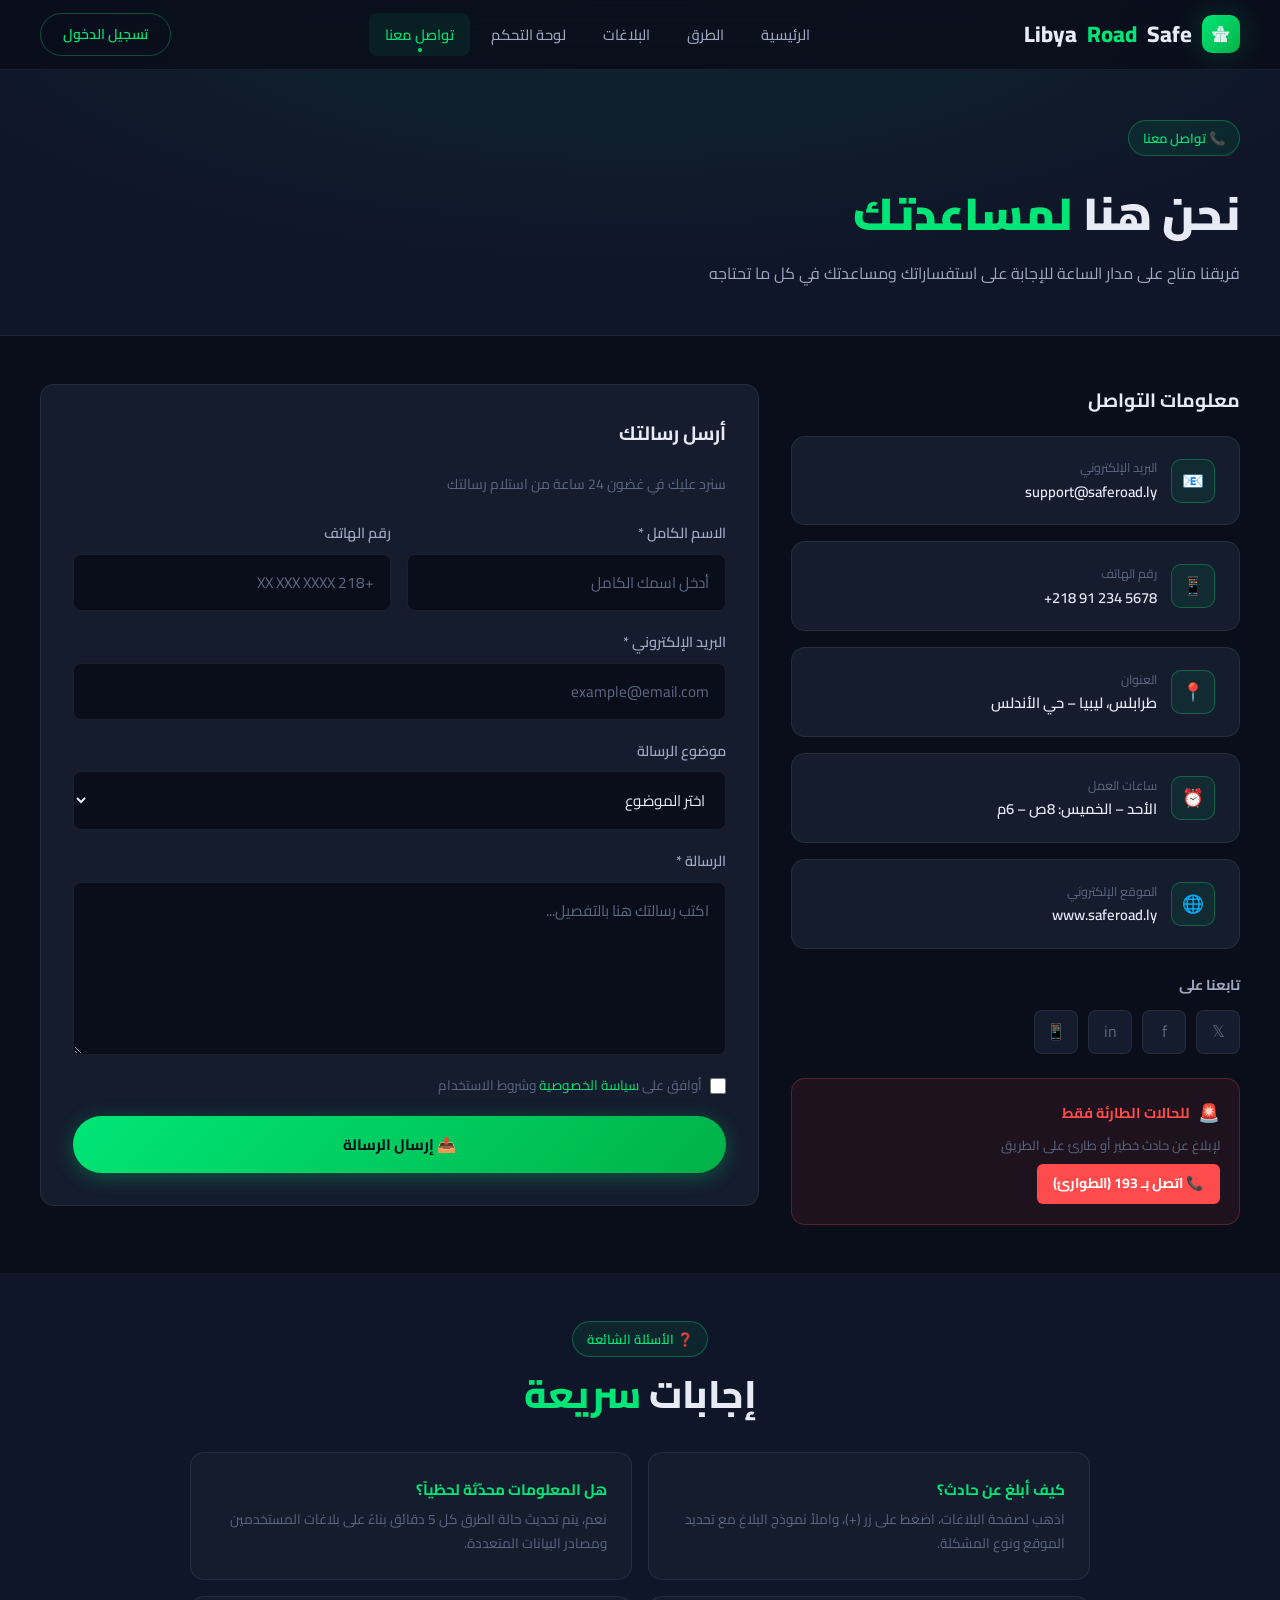
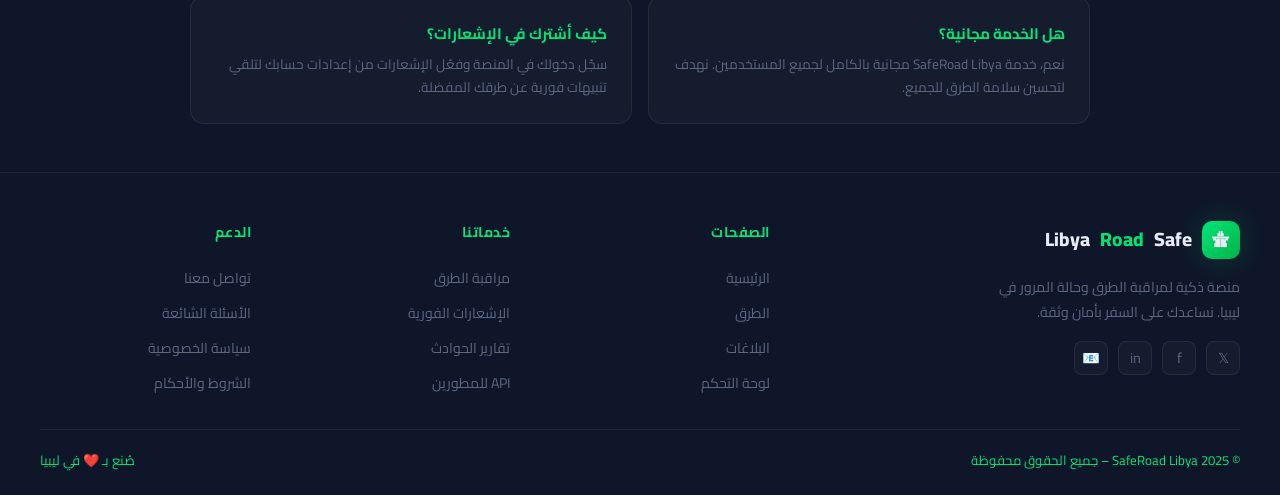
<file: contact.html>
<!DOCTYPE html>
<html lang="ar" dir="rtl">
<head>
  <meta charset="UTF-8" />
  <meta name="viewport" content="width=device-width, initial-scale=1.0" />
  <title>تواصل معنا – SafeRoad Libya</title>
  <style>
/* =============================================
   SafeRoad Libya - style.css
   تصميم احترافي - داكن + أخضر + أبيض
   ============================================= */

/* === الخطوط === */
@import url('https://fonts.googleapis.com/css2?family=Cairo:wght@300;400;500;600;700;800;900&family=Tajawal:wght@300;400;500;700;800&display=swap');

/* === متغيرات الألوان === */
:root {
  --bg-primary:    #0a0e1a;
  --bg-secondary:  #0f1629;
  --bg-card:       #141c2e;
  --bg-card-hover: #1a2540;
  --green-main:    #00e676;
  --green-dark:    #00b248;
  --green-glow:    rgba(0, 230, 118, 0.18);
  --green-subtle:  rgba(0, 230, 118, 0.08);
  --accent-red:    #ff4b4b;
  --accent-yellow: #ffd740;
  --accent-gray:   #9e9e9e;
  --text-primary:  #e8eaf6;
  --text-secondary:#9ea8c2;
  --text-muted:    #5c6882;
  --border:        rgba(255,255,255,0.07);
  --border-green:  rgba(0, 230, 118, 0.3);
  --shadow-card:   0 8px 32px rgba(0,0,0,0.4);
  --shadow-green:  0 0 30px rgba(0, 230, 118, 0.2);
  --radius:        14px;
  --radius-sm:     8px;
  --transition:    all 0.3s cubic-bezier(0.4, 0, 0.2, 1);
}

/* === إعادة تعيين === */
*, *::before, *::after { box-sizing: border-box; margin: 0; padding: 0; }

html {
  scroll-behavior: smooth;
  font-size: 16px;
}

body {
  font-family: 'Cairo', 'Tajawal', sans-serif;
  background: var(--bg-primary);
  color: var(--text-primary);
  direction: rtl;
  text-align: right;
  line-height: 1.7;
  overflow-x: hidden;
  opacity: 0;
  transition: opacity 0.4s ease;
}

a { text-decoration: none; color: inherit; transition: var(--transition); }
ul, ol { list-style: none; }
img { max-width: 100%; display: block; }
button { cursor: pointer; font-family: inherit; border: none; outline: none; }
input, textarea, select { font-family: inherit; direction: rtl; }

/* === شريط التمرير === */
::-webkit-scrollbar { width: 6px; }
::-webkit-scrollbar-track { background: var(--bg-primary); }
::-webkit-scrollbar-thumb { background: var(--green-dark); border-radius: 3px; }

/* =============================================
   NAVBAR
   ============================================= */
.navbar {
  position: fixed;
  top: 0; right: 0; left: 0;
  z-index: 1000;
  display: flex;
  align-items: center;
  justify-content: space-between;
  padding: 0 2.5rem;
  height: 70px;
  background: rgba(10, 14, 26, 0.85);
  backdrop-filter: blur(20px);
  border-bottom: 1px solid var(--border);
  transition: var(--transition);
}

.navbar.scrolled {
  background: rgba(10, 14, 26, 0.98);
  box-shadow: 0 4px 30px rgba(0,0,0,0.5);
}

.nav-logo {
  display: flex;
  align-items: center;
  gap: 10px;
  font-size: 1.4rem;
  font-weight: 800;
  color: var(--text-primary);
}

.nav-logo .logo-icon {
  width: 38px; height: 38px;
  background: linear-gradient(135deg, var(--green-main), var(--green-dark));
  border-radius: 10px;
  display: flex; align-items: center; justify-content: center;
  font-size: 1.1rem;
  box-shadow: var(--shadow-green);
}

.nav-logo span { color: var(--green-main); }

.nav-links {
  display: flex;
  align-items: center;
  gap: 0.3rem;
}

.nav-links a {
  padding: 8px 16px;
  border-radius: var(--radius-sm);
  font-size: 0.92rem;
  font-weight: 500;
  color: var(--text-secondary);
  transition: var(--transition);
  position: relative;
}

.nav-links a:hover,
.nav-links a.active {
  color: var(--green-main);
  background: var(--green-subtle);
}

.nav-links a.active::after {
  content: '';
  position: absolute;
  bottom: 4px; left: 50%; transform: translateX(-50%);
  width: 4px; height: 4px;
  background: var(--green-main);
  border-radius: 50%;
}

.nav-actions {
  display: flex;
  align-items: center;
  gap: 12px;
}

.btn-nav-login {
  padding: 9px 22px;
  border-radius: 50px;
  background: transparent;
  border: 1px solid var(--border-green);
  color: var(--green-main);
  font-size: 0.88rem;
  font-weight: 600;
  transition: var(--transition);
}

.btn-nav-login:hover {
  background: var(--green-subtle);
  box-shadow: var(--shadow-green);
}

/* Mobile Menu Button */
.hamburger {
  display: none;
  flex-direction: column;
  gap: 5px;
  background: none;
  border: none;
  padding: 6px;
  cursor: pointer;
}

.hamburger span {
  width: 24px; height: 2px;
  background: var(--text-primary);
  border-radius: 2px;
  transition: var(--transition);
  display: block;
}

.hamburger.open span:nth-child(1) { transform: translateY(7px) rotate(45deg); }
.hamburger.open span:nth-child(2) { opacity: 0; }
.hamburger.open span:nth-child(3) { transform: translateY(-7px) rotate(-45deg); }

.mobile-menu {
  display: none;
  position: fixed;
  top: 70px; right: 0; left: 0;
  background: var(--bg-secondary);
  border-bottom: 1px solid var(--border);
  padding: 1.5rem;
  z-index: 999;
  flex-direction: column;
  gap: 8px;
  animation: slideDown 0.3s ease;
}

.mobile-menu.open { display: flex; }

.mobile-menu a {
  padding: 12px 16px;
  border-radius: var(--radius-sm);
  font-size: 1rem;
  font-weight: 500;
  color: var(--text-secondary);
  border-bottom: 1px solid var(--border);
  transition: var(--transition);
}

.mobile-menu a:last-child { border-bottom: none; }
.mobile-menu a:hover, .mobile-menu a.active { color: var(--green-main); background: var(--green-subtle); }

@keyframes slideDown {
  from { opacity: 0; transform: translateY(-10px); }
  to   { opacity: 1; transform: translateY(0); }
}

/* =============================================
   BUTTONS
   ============================================= */
.btn-primary {
  display: inline-flex;
  align-items: center;
  gap: 8px;
  padding: 13px 28px;
  background: linear-gradient(135deg, var(--green-main), var(--green-dark));
  color: #0a0e1a;
  border-radius: 50px;
  font-weight: 700;
  font-size: 0.95rem;
  border: none;
  transition: var(--transition);
  box-shadow: 0 4px 20px rgba(0, 230, 118, 0.3);
}

.btn-primary:hover {
  transform: translateY(-2px);
  box-shadow: 0 8px 30px rgba(0, 230, 118, 0.45);
}

.btn-secondary {
  display: inline-flex;
  align-items: center;
  gap: 8px;
  padding: 12px 26px;
  background: transparent;
  color: var(--text-primary);
  border-radius: 50px;
  font-weight: 600;
  font-size: 0.95rem;
  border: 1px solid var(--border);
  transition: var(--transition);
}

.btn-secondary:hover {
  border-color: var(--green-main);
  color: var(--green-main);
  background: var(--green-subtle);
}

.btn-outline-green {
  display: inline-flex;
  align-items: center;
  gap: 8px;
  padding: 10px 22px;
  background: transparent;
  color: var(--green-main);
  border-radius: var(--radius-sm);
  font-weight: 600;
  font-size: 0.88rem;
  border: 1px solid var(--border-green);
  transition: var(--transition);
}

.btn-outline-green:hover {
  background: var(--green-subtle);
  box-shadow: var(--shadow-green);
}

/* =============================================
   CARDS
   ============================================= */
.card {
  background: var(--bg-card);
  border: 1px solid var(--border);
  border-radius: var(--radius);
  padding: 1.5rem;
  transition: var(--transition);
  position: relative;
  overflow: hidden;
}

.card:hover {
  border-color: var(--border-green);
  box-shadow: var(--shadow-card);
  transform: translateY(-3px);
}

.card::before {
  content: '';
  position: absolute;
  top: 0; right: 0; left: 0;
  height: 2px;
  background: linear-gradient(90deg, transparent, var(--green-main), transparent);
  opacity: 0;
  transition: var(--transition);
}

.card:hover::before { opacity: 1; }

/* =============================================
   BADGES / STATUS
   ============================================= */
.badge {
  display: inline-flex;
  align-items: center;
  gap: 5px;
  padding: 4px 12px;
  border-radius: 50px;
  font-size: 0.78rem;
  font-weight: 600;
}

.badge-safe    { background: rgba(0,230,118,0.15); color: var(--green-main); }
.badge-danger  { background: rgba(255,75,75,0.15);  color: var(--accent-red); }
.badge-warning { background: rgba(255,215,64,0.15); color: var(--accent-yellow); }
.badge-closed  { background: rgba(158,158,158,0.15);color: var(--accent-gray); }

.status-dot {
  width: 7px; height: 7px;
  border-radius: 50%;
  display: inline-block;
}
.status-dot.safe    { background: var(--green-main); box-shadow: 0 0 6px var(--green-main); animation: pulse-green 2s infinite; }
.status-dot.danger  { background: var(--accent-red); box-shadow: 0 0 6px var(--accent-red); animation: pulse-red 2s infinite; }
.status-dot.warning { background: var(--accent-yellow); }
.status-dot.closed  { background: var(--accent-gray); }

@keyframes pulse-green {
  0%, 100% { box-shadow: 0 0 6px var(--green-main); }
  50%       { box-shadow: 0 0 14px var(--green-main); }
}
@keyframes pulse-red {
  0%, 100% { box-shadow: 0 0 6px var(--accent-red); }
  50%       { box-shadow: 0 0 14px var(--accent-red); }
}

/* =============================================
   SECTION TITLES
   ============================================= */
.section-label {
  display: inline-flex;
  align-items: center;
  gap: 8px;
  padding: 6px 14px;
  background: var(--green-subtle);
  border: 1px solid var(--border-green);
  border-radius: 50px;
  color: var(--green-main);
  font-size: 0.82rem;
  font-weight: 600;
  margin-bottom: 1.2rem;
}

.section-title {
  font-size: clamp(1.6rem, 3vw, 2.4rem);
  font-weight: 800;
  color: var(--text-primary);
  line-height: 1.3;
  margin-bottom: 0.8rem;
}

.section-title span { color: var(--green-main); }

.section-desc {
  color: var(--text-secondary);
  font-size: 1rem;
  max-width: 560px;
  margin-bottom: 2.5rem;
}

/* =============================================
   FORMS & INPUTS
   ============================================= */
.form-group {
  display: flex;
  flex-direction: column;
  gap: 8px;
  margin-bottom: 1.2rem;
}

.form-group label {
  font-size: 0.9rem;
  font-weight: 600;
  color: var(--text-secondary);
}

.form-control {
  padding: 13px 16px;
  background: var(--bg-primary);
  border: 1px solid var(--border);
  border-radius: var(--radius-sm);
  color: var(--text-primary);
  font-size: 0.95rem;
  transition: var(--transition);
  width: 100%;
}

.form-control:focus {
  border-color: var(--green-main);
  outline: none;
  box-shadow: 0 0 0 3px var(--green-glow);
}

.form-control::placeholder { color: var(--text-muted); }

select.form-control option { background: var(--bg-secondary); }

/* =============================================
   FOOTER
   ============================================= */
.footer {
  background: var(--bg-secondary);
  border-top: 1px solid var(--border);
  padding: 3rem 2.5rem 1.5rem;
}

.footer-grid {
  display: grid;
  grid-template-columns: 2fr 1fr 1fr 1fr;
  gap: 3rem;
  margin-bottom: 2rem;
}

.footer-brand .nav-logo { margin-bottom: 1rem; font-size: 1.2rem; }
.footer-brand p { color: var(--text-muted); font-size: 0.88rem; line-height: 1.8; max-width: 260px; }

.footer-col h4 {
  font-size: 0.88rem;
  font-weight: 700;
  color: var(--green-main);
  margin-bottom: 1.2rem;
  text-transform: uppercase;
  letter-spacing: 0.5px;
}

.footer-col ul { display: flex; flex-direction: column; gap: 8px; }
.footer-col ul a { color: var(--text-muted); font-size: 0.88rem; transition: var(--transition); }
.footer-col ul a:hover { color: var(--green-main); padding-right: 6px; }

.footer-bottom {
  border-top: 1px solid var(--border);
  padding-top: 1.2rem;
  display: flex;
  align-items: center;
  justify-content: space-between;
  color: var(--text-muted);
  font-size: 0.82rem;
}

.footer-bottom span { color: var(--green-main); }

.social-links { display: flex; gap: 10px; }
.social-link {
  width: 34px; height: 34px;
  border-radius: 8px;
  background: var(--bg-card);
  border: 1px solid var(--border);
  display: flex; align-items: center; justify-content: center;
  color: var(--text-muted);
  font-size: 0.9rem;
  transition: var(--transition);
}
.social-link:hover { border-color: var(--green-main); color: var(--green-main); }

/* =============================================
   HERO - index.html
   ============================================= */
.hero {
  min-height: 100vh;
  display: flex;
  align-items: center;
  position: relative;
  padding: 100px 2.5rem 4rem;
  overflow: hidden;
}

.hero-bg {
  position: absolute;
  inset: 0;
  background:
    radial-gradient(ellipse 80% 50% at 50% -10%, rgba(0,230,118,0.12), transparent),
    radial-gradient(ellipse 60% 60% at 80% 100%, rgba(0,178,72,0.08), transparent),
    linear-gradient(180deg, var(--bg-primary) 0%, var(--bg-secondary) 100%);
}

.hero-grid-lines {
  position: absolute;
  inset: 0;
  background-image:
    linear-gradient(rgba(255,255,255,0.025) 1px, transparent 1px),
    linear-gradient(90deg, rgba(255,255,255,0.025) 1px, transparent 1px);
  background-size: 50px 50px;
}

.hero-content {
  position: relative;
  z-index: 2;
  max-width: 680px;
}

.hero-badge {
  display: inline-flex;
  align-items: center;
  gap: 8px;
  padding: 7px 16px;
  background: var(--green-subtle);
  border: 1px solid var(--border-green);
  border-radius: 50px;
  color: var(--green-main);
  font-size: 0.83rem;
  font-weight: 600;
  margin-bottom: 1.5rem;
  animation: fadeInDown 0.6s ease both;
}

.hero-badge .dot { width: 6px; height: 6px; background: var(--green-main); border-radius: 50%; animation: pulse-green 1.5s infinite; }

.hero h1 {
  font-size: clamp(2.2rem, 5vw, 3.8rem);
  font-weight: 900;
  line-height: 1.2;
  margin-bottom: 1.2rem;
  animation: fadeInUp 0.7s ease 0.1s both;
}

.hero h1 .highlight {
  background: linear-gradient(135deg, var(--green-main), #69f0ae);
  -webkit-background-clip: text;
  -webkit-text-fill-color: transparent;
  background-clip: text;
}

.hero p {
  font-size: 1.1rem;
  color: var(--text-secondary);
  margin-bottom: 2rem;
  animation: fadeInUp 0.7s ease 0.2s both;
  max-width: 540px;
}

.hero-actions {
  display: flex;
  gap: 14px;
  flex-wrap: wrap;
  animation: fadeInUp 0.7s ease 0.3s both;
  margin-bottom: 2.5rem;
}

.hero-stats {
  display: flex;
  gap: 2rem;
  animation: fadeInUp 0.7s ease 0.4s both;
}

.hero-stat .num {
  font-size: 1.8rem;
  font-weight: 800;
  color: var(--green-main);
  line-height: 1;
}

.hero-stat .lbl {
  font-size: 0.8rem;
  color: var(--text-muted);
  margin-top: 3px;
}

/* Floating cards */
.hero-visual {
  position: absolute;
  left: 4%;
  top: 50%;
  transform: translateY(-50%);
  display: flex;
  flex-direction: column;
  gap: 14px;
  z-index: 2;
  animation: fadeInLeft 0.8s ease 0.5s both;
}

.float-card {
  background: var(--bg-card);
  border: 1px solid var(--border);
  border-radius: var(--radius);
  padding: 1rem 1.2rem;
  min-width: 200px;
  display: flex;
  align-items: center;
  gap: 12px;
  animation: float 4s ease-in-out infinite;
  backdrop-filter: blur(10px);
}

.float-card:nth-child(2) { animation-delay: 1s; margin-right: 20px; }
.float-card:nth-child(3) { animation-delay: 2s; }

.float-card .icon {
  width: 40px; height: 40px;
  border-radius: 10px;
  display: flex; align-items: center; justify-content: center;
  font-size: 1.1rem;
  flex-shrink: 0;
}

.float-card .info { flex: 1; }
.float-card .info .title { font-size: 0.8rem; color: var(--text-muted); }
.float-card .info .value { font-size: 1rem; font-weight: 700; }

@keyframes float {
  0%, 100% { transform: translateY(0); }
  50%       { transform: translateY(-8px); }
}

/* =============================================
   SEARCH SECTION - index.html
   ============================================= */
.search-section {
  padding: 0 2.5rem 4rem;
  position: relative;
  z-index: 2;
}

.search-box {
  background: var(--bg-card);
  border: 1px solid var(--border);
  border-radius: var(--radius);
  padding: 2rem;
  max-width: 800px;
  margin: 0 auto;
  box-shadow: var(--shadow-card);
  position: relative;
  top: -30px;
}

.search-box h3 {
  font-size: 1.1rem;
  font-weight: 700;
  margin-bottom: 1.2rem;
  color: var(--text-primary);
}

.search-row {
  display: grid;
  grid-template-columns: 1fr 1fr auto;
  gap: 12px;
  align-items: end;
}

.search-row .btn-primary { white-space: nowrap; height: 48px; }

/* =============================================
   STATUS CARDS SECTION
   ============================================= */
.status-section {
  padding: 3rem 2.5rem;
  background: var(--bg-secondary);
}

.status-grid {
  display: grid;
  grid-template-columns: repeat(4, 1fr);
  gap: 1.2rem;
  margin-top: 2rem;
}

.status-card {
  background: var(--bg-card);
  border: 1px solid var(--border);
  border-radius: var(--radius);
  padding: 1.5rem;
  transition: var(--transition);
  cursor: pointer;
  position: relative;
  overflow: hidden;
}

.status-card::after {
  content: '';
  position: absolute;
  bottom: 0; right: 0; left: 0;
  height: 3px;
  border-radius: 0 0 var(--radius) var(--radius);
  transition: var(--transition);
}

.status-card.safe::after   { background: var(--green-main); }
.status-card.danger::after { background: var(--accent-red); }
.status-card.warn::after   { background: var(--accent-yellow); }
.status-card.closed::after { background: var(--accent-gray); }

.status-card:hover { transform: translateY(-4px); border-color: rgba(255,255,255,0.15); }

.status-card .sc-icon {
  width: 50px; height: 50px;
  border-radius: 12px;
  display: flex; align-items: center; justify-content: center;
  font-size: 1.3rem;
  margin-bottom: 1rem;
}

.status-card.safe   .sc-icon { background: rgba(0,230,118,0.1);  color: var(--green-main); }
.status-card.danger .sc-icon { background: rgba(255,75,75,0.1);  color: var(--accent-red); }
.status-card.warn   .sc-icon { background: rgba(255,215,64,0.1); color: var(--accent-yellow); }
.status-card.closed .sc-icon { background: rgba(158,158,158,0.1);color: var(--accent-gray); }

.status-card .sc-num {
  font-size: 2.4rem;
  font-weight: 900;
  line-height: 1;
  margin-bottom: 4px;
}

.status-card.safe   .sc-num { color: var(--green-main); }
.status-card.danger .sc-num { color: var(--accent-red); }
.status-card.warn   .sc-num { color: var(--accent-yellow); }
.status-card.closed .sc-num { color: var(--accent-gray); }

.status-card .sc-label { font-size: 0.9rem; color: var(--text-secondary); font-weight: 500; }
.status-card .sc-sub   { font-size: 0.78rem; color: var(--text-muted); margin-top: 6px; }

/* =============================================
   FEATURED ROADS - index.html
   ============================================= */
.roads-section { padding: 4rem 2.5rem; }

.roads-list { display: flex; flex-direction: column; gap: 1rem; }

.road-item {
  background: var(--bg-card);
  border: 1px solid var(--border);
  border-radius: var(--radius);
  padding: 1.2rem 1.5rem;
  display: flex;
  align-items: center;
  gap: 1.2rem;
  transition: var(--transition);
}

.road-item:hover { border-color: var(--border-green); transform: translateX(-4px); }

.road-item .road-num {
  width: 42px; height: 42px;
  background: var(--bg-primary);
  border: 1px solid var(--border);
  border-radius: 10px;
  display: flex; align-items: center; justify-content: center;
  font-size: 0.8rem;
  font-weight: 700;
  color: var(--text-muted);
  flex-shrink: 0;
}

.road-item .road-info { flex: 1; }
.road-item .road-name { font-weight: 700; font-size: 1rem; color: var(--text-primary); }
.road-item .road-cities { font-size: 0.83rem; color: var(--text-muted); margin-top: 2px; }

.road-item .road-meta {
  display: flex;
  align-items: center;
  gap: 1rem;
  flex-shrink: 0;
}

.road-item .road-dist { font-size: 0.85rem; color: var(--text-secondary); }
.road-item .road-time { font-size: 0.85rem; color: var(--text-muted); }

/* =============================================
   STATISTICS - index.html
   ============================================= */
.stats-section {
  padding: 4rem 2.5rem;
  background: var(--bg-secondary);
}

.stats-grid {
  display: grid;
  grid-template-columns: repeat(4, 1fr);
  gap: 2rem;
  text-align: center;
}

.stat-item { padding: 1.5rem; }
.stat-item .num {
  font-size: clamp(2rem, 4vw, 3rem);
  font-weight: 900;
  color: var(--green-main);
  line-height: 1;
  display: block;
}
.stat-item .unit { font-size: 1.2rem; }
.stat-item .label { color: var(--text-secondary); font-size: 0.9rem; margin-top: 6px; }
.stat-divider {
  width: 1px;
  background: var(--border);
  margin: 1rem 0;
  height: auto;
}

/* =============================================
   ROADS PAGE - roads.html
   ============================================= */
.page-header {
  padding: 120px 2.5rem 3rem;
  background: var(--bg-secondary);
  border-bottom: 1px solid var(--border);
  position: relative;
  overflow: hidden;
}

.page-header::before {
  content: '';
  position: absolute;
  top: 0; right: 0; left: 0;
  height: 100%;
  background: radial-gradient(ellipse 60% 80% at 50% 0%, rgba(0,230,118,0.07), transparent);
}

.page-header-content { position: relative; z-index: 1; }
.page-header h1 { font-size: clamp(1.8rem, 3.5vw, 2.8rem); font-weight: 900; margin-bottom: 0.5rem; }
.page-header p  { color: var(--text-secondary); }

/* Map */
.map-container {
  background: var(--bg-card);
  border: 1px solid var(--border);
  border-radius: var(--radius);
  overflow: hidden;
  height: 420px;
  position: relative;
}

.map-placeholder {
  width: 100%; height: 100%;
  display: flex;
  flex-direction: column;
  align-items: center;
  justify-content: center;
  background: linear-gradient(135deg, #0d1520, #0a1a12);
  position: relative;
  overflow: hidden;
}

/* SVG Road Map */
.map-svg { width: 100%; height: 100%; }

.map-legend {
  position: absolute;
  bottom: 14px;
  right: 14px;
  background: rgba(10,14,26,0.88);
  border: 1px solid var(--border);
  border-radius: var(--radius-sm);
  padding: 10px 14px;
  display: flex;
  gap: 14px;
  backdrop-filter: blur(10px);
}

.legend-item {
  display: flex;
  align-items: center;
  gap: 6px;
  font-size: 0.78rem;
  color: var(--text-secondary);
}

.legend-line {
  width: 20px; height: 3px;
  border-radius: 2px;
}

.roads-page-layout {
  display: grid;
  grid-template-columns: 1fr 1.5fr;
  gap: 1.5rem;
  padding: 2rem 2.5rem;
  align-items: start;
}

.search-panel { display: flex; flex-direction: column; gap: 1rem; }

.route-result-card {
  background: var(--bg-card);
  border: 1px solid var(--border);
  border-radius: var(--radius);
  padding: 1.2rem 1.5rem;
  transition: var(--transition);
}

.route-result-card:hover { border-color: var(--border-green); }

.route-result-header {
  display: flex;
  align-items: center;
  justify-content: space-between;
  margin-bottom: 10px;
}

.route-cities {
  font-weight: 700;
  font-size: 1.05rem;
  display: flex;
  align-items: center;
  gap: 8px;
}

.route-cities .arrow { color: var(--text-muted); font-size: 0.85rem; }

.route-meta {
  display: flex;
  gap: 1.2rem;
  margin-top: 10px;
  padding-top: 10px;
  border-top: 1px solid var(--border);
}

.route-meta-item { display: flex; flex-direction: column; }
.route-meta-item .rm-label { font-size: 0.75rem; color: var(--text-muted); }
.route-meta-item .rm-value { font-size: 0.9rem; font-weight: 600; color: var(--text-primary); }

/* =============================================
   REPORTS PAGE - reports.html
   ============================================= */
.reports-layout {
  display: grid;
  grid-template-columns: 1fr 2fr;
  gap: 1.5rem;
  padding: 2rem 2.5rem;
  align-items: start;
}

.filter-panel { display: flex; flex-direction: column; gap: 0.7rem; }

.filter-btn {
  display: flex;
  align-items: center;
  gap: 10px;
  padding: 12px 16px;
  border-radius: var(--radius-sm);
  background: var(--bg-card);
  border: 1px solid var(--border);
  color: var(--text-secondary);
  font-size: 0.9rem;
  font-weight: 500;
  width: 100%;
  text-align: right;
  transition: var(--transition);
  cursor: pointer;
}

.filter-btn:hover, .filter-btn.active {
  border-color: var(--green-main);
  color: var(--green-main);
  background: var(--green-subtle);
}

.filter-btn .count {
  margin-right: auto;
  background: var(--bg-primary);
  padding: 2px 8px;
  border-radius: 50px;
  font-size: 0.75rem;
  color: var(--text-muted);
}

.report-card {
  background: var(--bg-card);
  border: 1px solid var(--border);
  border-radius: var(--radius);
  padding: 1.2rem 1.5rem;
  transition: var(--transition);
  display: flex;
  gap: 14px;
}

.report-card:hover { border-color: var(--border-green); transform: translateX(-4px); }

.report-card .report-icon {
  width: 44px; height: 44px;
  border-radius: 10px;
  display: flex; align-items: center; justify-content: center;
  font-size: 1.1rem;
  flex-shrink: 0;
}

.report-card.danger  .report-icon { background: rgba(255,75,75,0.1);  color: var(--accent-red); }
.report-card.warning .report-icon { background: rgba(255,215,64,0.1); color: var(--accent-yellow); }
.report-card.closed  .report-icon { background: rgba(158,158,158,0.1);color: var(--accent-gray); }
.report-card.safe    .report-icon { background: rgba(0,230,118,0.1);  color: var(--green-main); }

.report-card .report-body { flex: 1; }
.report-card .report-title { font-weight: 700; font-size: 0.98rem; margin-bottom: 4px; }
.report-card .report-location { font-size: 0.83rem; color: var(--text-muted); margin-bottom: 6px; display: flex; align-items: center; gap: 4px; }
.report-card .report-desc { font-size: 0.85rem; color: var(--text-secondary); line-height: 1.6; }
.report-card .report-footer { display: flex; align-items: center; justify-content: space-between; margin-top: 8px; padding-top: 8px; border-top: 1px solid var(--border); }
.report-card .report-time { font-size: 0.78rem; color: var(--text-muted); display: flex; align-items: center; gap: 4px; }
.report-card .report-votes { font-size: 0.78rem; color: var(--text-secondary); display: flex; align-items: center; gap: 4px; }

/* Add Report Button */
.fab {
  position: fixed;
  bottom: 2rem;
  left: 2rem;
  width: 56px; height: 56px;
  border-radius: 50%;
  background: linear-gradient(135deg, var(--green-main), var(--green-dark));
  color: #0a0e1a;
  display: flex; align-items: center; justify-content: center;
  font-size: 1.4rem;
  font-weight: 700;
  box-shadow: 0 6px 24px rgba(0,230,118,0.4);
  border: none;
  cursor: pointer;
  transition: var(--transition);
  z-index: 100;
}

.fab:hover { transform: scale(1.1) rotate(45deg); box-shadow: 0 8px 32px rgba(0,230,118,0.6); }

/* Modal */
.modal-overlay {
  display: none;
  position: fixed;
  inset: 0;
  background: rgba(0,0,0,0.75);
  z-index: 2000;
  align-items: center;
  justify-content: center;
  backdrop-filter: blur(4px);
}

.modal-overlay.open { display: flex; }

.modal {
  background: var(--bg-card);
  border: 1px solid var(--border);
  border-radius: var(--radius);
  padding: 2rem;
  width: 90%;
  max-width: 500px;
  animation: scaleIn 0.3s ease;
}

@keyframes scaleIn {
  from { opacity: 0; transform: scale(0.9); }
  to   { opacity: 1; transform: scale(1); }
}

.modal-header { display: flex; align-items: center; justify-content: space-between; margin-bottom: 1.5rem; }
.modal-header h3 { font-size: 1.1rem; font-weight: 700; }

.modal-close {
  width: 32px; height: 32px;
  border-radius: 8px;
  background: var(--bg-primary);
  border: 1px solid var(--border);
  color: var(--text-muted);
  display: flex; align-items: center; justify-content: center;
  cursor: pointer;
  transition: var(--transition);
  font-size: 1rem;
}

.modal-close:hover { border-color: var(--accent-red); color: var(--accent-red); }

/* =============================================
   DASHBOARD - dashboard.html
   ============================================= */
.dashboard-grid {
  display: grid;
  grid-template-columns: repeat(4, 1fr);
  gap: 1.2rem;
  padding: 2rem 2.5rem 1.5rem;
}

.dash-card {
  background: var(--bg-card);
  border: 1px solid var(--border);
  border-radius: var(--radius);
  padding: 1.4rem;
  position: relative;
  overflow: hidden;
  transition: var(--transition);
}

.dash-card:hover { transform: translateY(-3px); box-shadow: var(--shadow-card); }

.dash-card .dc-icon {
  width: 48px; height: 48px;
  border-radius: 12px;
  display: flex; align-items: center; justify-content: center;
  font-size: 1.2rem;
  margin-bottom: 1rem;
}

.dash-card.green  .dc-icon { background: rgba(0,230,118,0.1);  color: var(--green-main); }
.dash-card.red    .dc-icon { background: rgba(255,75,75,0.1);  color: var(--accent-red); }
.dash-card.yellow .dc-icon { background: rgba(255,215,64,0.1); color: var(--accent-yellow); }
.dash-card.gray   .dc-icon { background: rgba(158,158,158,0.1);color: var(--accent-gray); }

.dash-card .dc-num {
  font-size: 2.2rem;
  font-weight: 900;
  line-height: 1;
  margin-bottom: 4px;
}

.dash-card.green  .dc-num { color: var(--green-main); }
.dash-card.red    .dc-num { color: var(--accent-red); }
.dash-card.yellow .dc-num { color: var(--accent-yellow); }
.dash-card.gray   .dc-num { color: var(--accent-gray); }

.dash-card .dc-label { font-size: 0.9rem; color: var(--text-secondary); }
.dash-card .dc-change { font-size: 0.78rem; color: var(--text-muted); margin-top: 8px; }
.dash-card .dc-change.up   { color: var(--green-main); }
.dash-card .dc-change.down { color: var(--accent-red); }

/* Progress bar */
.progress-bar {
  height: 4px;
  background: var(--bg-primary);
  border-radius: 2px;
  margin-top: 10px;
  overflow: hidden;
}

.progress-fill {
  height: 100%;
  border-radius: 2px;
  transition: width 1s ease;
}

.dash-card.green  .progress-fill { background: var(--green-main); }
.dash-card.red    .progress-fill { background: var(--accent-red); }
.dash-card.yellow .progress-fill { background: var(--accent-yellow); }
.dash-card.gray   .progress-fill { background: var(--accent-gray); }

/* Tips Section */
.tips-grid {
  display: grid;
  grid-template-columns: repeat(3, 1fr);
  gap: 1.2rem;
  padding: 0 2.5rem 3rem;
}

.tip-card {
  background: var(--bg-card);
  border: 1px solid var(--border);
  border-radius: var(--radius);
  padding: 1.4rem;
  transition: var(--transition);
}

.tip-card:hover { border-color: var(--border-green); transform: translateY(-3px); }

.tip-card .tip-num {
  font-size: 2.5rem;
  font-weight: 900;
  color: var(--green-subtle);
  color: rgba(0,230,118,0.12);
  line-height: 1;
  margin-bottom: 0.5rem;
}

.tip-card h4 { font-size: 0.98rem; font-weight: 700; margin-bottom: 6px; }
.tip-card p  { font-size: 0.85rem; color: var(--text-muted); line-height: 1.7; }

/* =============================================
   CONTACT PAGE - contact.html
   ============================================= */
.contact-layout {
  display: grid;
  grid-template-columns: 1fr 1.6fr;
  gap: 2rem;
  padding: 3rem 2.5rem;
  align-items: start;
}

.contact-info { display: flex; flex-direction: column; gap: 1rem; }

.contact-card {
  background: var(--bg-card);
  border: 1px solid var(--border);
  border-radius: var(--radius);
  padding: 1.3rem 1.5rem;
  display: flex;
  align-items: center;
  gap: 14px;
  transition: var(--transition);
}

.contact-card:hover { border-color: var(--border-green); }

.contact-card .cc-icon {
  width: 44px; height: 44px;
  border-radius: 10px;
  background: var(--green-subtle);
  border: 1px solid var(--border-green);
  display: flex; align-items: center; justify-content: center;
  font-size: 1.1rem;
  color: var(--green-main);
  flex-shrink: 0;
}

.contact-card .cc-info { flex: 1; }
.contact-card .cc-label { font-size: 0.78rem; color: var(--text-muted); }
.contact-card .cc-value { font-size: 0.92rem; font-weight: 600; }

.contact-form-wrap {
  background: var(--bg-card);
  border: 1px solid var(--border);
  border-radius: var(--radius);
  padding: 2rem;
}

.contact-form-wrap h3 { font-size: 1.2rem; font-weight: 700; margin-bottom: 1.5rem; }

textarea.form-control { resize: vertical; min-height: 120px; }

/* =============================================
   LOGIN PAGE - login.html
   ============================================= */
.login-page {
  min-height: 100vh;
  display: flex;
  align-items: center;
  justify-content: center;
  padding: 2rem;
  background: var(--bg-primary);
  position: relative;
  overflow: hidden;
}

.login-page::before {
  content: '';
  position: absolute;
  inset: 0;
  background:
    radial-gradient(ellipse 70% 70% at 20% 80%, rgba(0,230,118,0.08), transparent),
    radial-gradient(ellipse 50% 50% at 80% 20%, rgba(0,178,72,0.06), transparent);
}

.login-grid-lines {
  position: absolute;
  inset: 0;
  background-image:
    linear-gradient(rgba(255,255,255,0.02) 1px, transparent 1px),
    linear-gradient(90deg, rgba(255,255,255,0.02) 1px, transparent 1px);
  background-size: 60px 60px;
}

.login-card {
  position: relative;
  z-index: 2;
  background: rgba(20, 28, 46, 0.7);
  border: 1px solid rgba(255,255,255,0.08);
  border-radius: 20px;
  padding: 2.5rem;
  width: 100%;
  max-width: 420px;
  backdrop-filter: blur(20px);
  box-shadow: 0 20px 60px rgba(0,0,0,0.5);
  animation: scaleIn 0.4s ease;
}

.login-logo {
  text-align: center;
  margin-bottom: 2rem;
}

.login-logo .logo-circle {
  width: 64px; height: 64px;
  background: linear-gradient(135deg, var(--green-main), var(--green-dark));
  border-radius: 16px;
  display: flex; align-items: center; justify-content: center;
  font-size: 1.8rem;
  margin: 0 auto 1rem;
  box-shadow: 0 8px 24px rgba(0,230,118,0.35);
}

.login-logo h2 { font-size: 1.4rem; font-weight: 800; }
.login-logo p  { color: var(--text-muted); font-size: 0.85rem; }

.login-divider {
  text-align: center;
  position: relative;
  margin: 1rem 0;
  color: var(--text-muted);
  font-size: 0.8rem;
}

.login-divider::before, .login-divider::after {
  content: '';
  position: absolute;
  top: 50%;
  width: 42%;
  height: 1px;
  background: var(--border);
}

.login-divider::before { right: 0; }
.login-divider::after  { left: 0; }

.remember-row {
  display: flex;
  align-items: center;
  justify-content: space-between;
  margin-bottom: 1.2rem;
}

.checkbox-label {
  display: flex;
  align-items: center;
  gap: 8px;
  font-size: 0.88rem;
  color: var(--text-secondary);
  cursor: pointer;
}

.checkbox-label input[type="checkbox"] { accent-color: var(--green-main); width: 16px; height: 16px; }

.login-footer {
  text-align: center;
  margin-top: 1.5rem;
  font-size: 0.88rem;
  color: var(--text-muted);
}

.login-footer a { color: var(--green-main); font-weight: 600; }
.login-footer a:hover { text-decoration: underline; }

/* Password toggle */
.input-group { position: relative; }
.input-group .form-control { padding-left: 42px; }
.input-toggle {
  position: absolute;
  left: 12px;
  top: 50%;
  transform: translateY(-50%);
  background: none;
  border: none;
  color: var(--text-muted);
  font-size: 1rem;
  cursor: pointer;
  transition: var(--transition);
}
.input-toggle:hover { color: var(--green-main); }

/* =============================================
   ANIMATIONS
   ============================================= */
@keyframes fadeInDown {
  from { opacity: 0; transform: translateY(-20px); }
  to   { opacity: 1; transform: translateY(0); }
}

@keyframes fadeInUp {
  from { opacity: 0; transform: translateY(24px); }
  to   { opacity: 1; transform: translateY(0); }
}

@keyframes fadeInLeft {
  from { opacity: 0; transform: translateX(30px); }
  to   { opacity: 1; transform: translateX(0); }
}

@keyframes fadeIn {
  from { opacity: 0; }
  to   { opacity: 1; }
}

.animate-in {
  opacity: 0;
  transform: translateY(20px);
  transition: opacity 0.6s ease, transform 0.6s ease;
}

.animate-in.visible {
  opacity: 1;
  transform: none;
}

/* =============================================
   UTILITY
   ============================================= */
.container { max-width: 1280px; margin: 0 auto; padding: 0 2.5rem; }
.section { padding: 4rem 2.5rem; }
.text-center { text-align: center; }
.text-muted  { color: var(--text-muted); }
.text-green  { color: var(--green-main); }
.mt-1 { margin-top: 0.5rem; }
.mt-2 { margin-top: 1rem; }
.mt-3 { margin-top: 1.5rem; }
.mb-1 { margin-bottom: 0.5rem; }
.mb-2 { margin-bottom: 1rem; }
.mb-3 { margin-bottom: 1.5rem; }

.divider { height: 1px; background: var(--border); margin: 0; }

.flex { display: flex; }
.flex-col { flex-direction: column; }
.items-center { align-items: center; }
.justify-between { justify-content: space-between; }
.gap-1 { gap: 0.5rem; }
.gap-2 { gap: 1rem; }
.gap-3 { gap: 1.5rem; }

.reports-list { display: flex; flex-direction: column; gap: 1rem; }

/* =============================================
   RESPONSIVE
   ============================================= */
@media (max-width: 1024px) {
  .status-grid  { grid-template-columns: repeat(2, 1fr); }
  .stats-grid   { grid-template-columns: repeat(2, 1fr); }
  .dashboard-grid { grid-template-columns: repeat(2, 1fr); }
  .footer-grid  { grid-template-columns: 1fr 1fr; gap: 2rem; }
  .roads-page-layout { grid-template-columns: 1fr; }
  .reports-layout { grid-template-columns: 1fr; }
  .contact-layout { grid-template-columns: 1fr; }
  .tips-grid { grid-template-columns: repeat(2, 1fr); }
  .hero-visual { display: none; }
}

@media (max-width: 768px) {
  .navbar { padding: 0 1.2rem; }
  .nav-links, .nav-actions .btn-nav-login { display: none; }
  .hamburger { display: flex; }

  .hero { padding: 90px 1.2rem 3rem; }
  .hero-stats { flex-wrap: wrap; gap: 1.2rem; }

  .search-row { grid-template-columns: 1fr; }

  .status-grid    { grid-template-columns: repeat(2, 1fr); }
  .stats-grid     { grid-template-columns: repeat(2, 1fr); }
  .dashboard-grid { grid-template-columns: repeat(2, 1fr); }
  .tips-grid      { grid-template-columns: 1fr; }
  .footer-grid    { grid-template-columns: 1fr; gap: 1.5rem; }
  .footer-bottom  { flex-direction: column; gap: 1rem; text-align: center; }

  .page-header { padding: 100px 1.2rem 2rem; }
  .roads-page-layout,
  .reports-layout,
  .contact-layout { padding: 1.5rem 1.2rem; }
  .section { padding: 3rem 1.2rem; }
  .status-section, .roads-section, .stats-section { padding: 2.5rem 1.2rem; }
  .dashboard-grid { padding: 1.5rem 1.2rem; }
  .tips-grid { padding: 0 1.2rem 2rem; }

  .road-item { flex-wrap: wrap; }
  .road-item .road-meta { width: 100%; justify-content: flex-start; }
}

@media (max-width: 480px) {
  .status-grid    { grid-template-columns: 1fr; }
  .stats-grid     { grid-template-columns: 1fr; }
  .dashboard-grid { grid-template-columns: 1fr; }
}

</style>
</head>
<body>

  <!-- NAVBAR -->
  <nav class="navbar">
    <a href="index.html" class="nav-logo">
      <div class="logo-icon">🛣</div>
      Safe<span>Road</span> Libya
    </a>
    <ul class="nav-links">
      <li><a href="index.html">الرئيسية</a></li>
      <li><a href="roads.html">الطرق</a></li>
      <li><a href="reports.html">البلاغات</a></li>
      <li><a href="dashboard.html">لوحة التحكم</a></li>
      <li><a href="contact.html" class="active">تواصل معنا</a></li>
    </ul>
    <div class="nav-actions">
      <a href="login.html" class="btn-nav-login">تسجيل الدخول</a>
      <button class="hamburger"><span></span><span></span><span></span></button>
    </div>
  </nav>
  <div class="mobile-menu">
    <a href="index.html">🏠 الرئيسية</a>
    <a href="roads.html">🛣 الطرق</a>
    <a href="reports.html">📋 البلاغات</a>
    <a href="dashboard.html">📊 لوحة التحكم</a>
    <a href="contact.html">📞 تواصل معنا</a>
    <a href="login.html">🔐 تسجيل الدخول</a>
  </div>

  <!-- PAGE HEADER -->
  <div class="page-header">
    <div class="page-header-content">
      <div class="section-label">📞 تواصل معنا</div>
      <h1>نحن هنا <span style="color:var(--green-main)">لمساعدتك</span></h1>
      <p class="text-muted">فريقنا متاح على مدار الساعة للإجابة على استفساراتك ومساعدتك في كل ما تحتاجه</p>
    </div>
  </div>

  <!-- CONTACT LAYOUT -->
  <div class="contact-layout">

    <!-- معلومات التواصل -->
    <div>
      <h2 style="font-size:1.2rem;font-weight:700;margin-bottom:1.2rem">معلومات التواصل</h2>

      <div class="contact-info">

        <div class="contact-card animate-in">
          <div class="cc-icon">📧</div>
          <div class="cc-info">
            <div class="cc-label">البريد الإلكتروني</div>
            <div class="cc-value">support@saferoad.ly</div>
          </div>
        </div>

        <div class="contact-card animate-in">
          <div class="cc-icon">📱</div>
          <div class="cc-info">
            <div class="cc-label">رقم الهاتف</div>
            <div class="cc-value" style="direction:ltr;text-align:right">+218 91 234 5678</div>
          </div>
        </div>

        <div class="contact-card animate-in">
          <div class="cc-icon">📍</div>
          <div class="cc-info">
            <div class="cc-label">العنوان</div>
            <div class="cc-value">طرابلس، ليبيا – حي الأندلس</div>
          </div>
        </div>

        <div class="contact-card animate-in">
          <div class="cc-icon">⏰</div>
          <div class="cc-info">
            <div class="cc-label">ساعات العمل</div>
            <div class="cc-value">الأحد – الخميس: 8ص – 6م</div>
          </div>
        </div>

        <div class="contact-card animate-in">
          <div class="cc-icon">🌐</div>
          <div class="cc-info">
            <div class="cc-label">الموقع الإلكتروني</div>
            <div class="cc-value">www.saferoad.ly</div>
          </div>
        </div>

      </div>

      <!-- شبكات التواصل -->
      <div style="margin-top:1.5rem">
        <h3 style="font-size:0.9rem;font-weight:700;color:var(--text-secondary);margin-bottom:0.8rem">تابعنا على</h3>
        <div style="display:flex;gap:10px">
          <a href="#" class="social-link" style="width:44px;height:44px;font-size:1rem" title="تويتر">𝕏</a>
          <a href="#" class="social-link" style="width:44px;height:44px;font-size:1rem" title="فيسبوك">f</a>
          <a href="#" class="social-link" style="width:44px;height:44px;font-size:1rem" title="لينكد إن">in</a>
          <a href="#" class="social-link" style="width:44px;height:44px;font-size:1rem" title="واتساب">📱</a>
        </div>
      </div>

      <!-- صندوق طوارئ -->
      <div style="margin-top:1.5rem;background:rgba(255,75,75,0.08);border:1px solid rgba(255,75,75,0.25);border-radius:var(--radius);padding:1.2rem">
        <div style="display:flex;align-items:center;gap:8px;margin-bottom:6px">
          <span style="font-size:1.1rem">🚨</span>
          <strong style="color:var(--accent-red);font-size:0.9rem">للحالات الطارئة فقط</strong>
        </div>
        <p style="font-size:0.82rem;color:var(--text-muted);margin-bottom:8px">لإبلاغ عن حادث خطير أو طارئ على الطريق</p>
        <a href="tel:193" style="display:inline-flex;align-items:center;gap:6px;background:var(--accent-red);color:#fff;padding:8px 16px;border-radius:6px;font-weight:700;font-size:0.88rem">
          📞 اتصل بـ 193 (الطوارئ)
        </a>
      </div>
    </div>

    <!-- نموذج التواصل -->
    <div class="contact-form-wrap animate-in">
      <h3>أرسل رسالتك</h3>
      <p style="color:var(--text-muted);font-size:0.88rem;margin-bottom:1.5rem">سنرد عليك في غضون 24 ساعة من استلام رسالتك</p>

      <form class="contact-form">
        <div style="display:grid;grid-template-columns:1fr 1fr;gap:1rem">
          <div class="form-group">
            <label>الاسم الكامل *</label>
            <input type="text" class="form-control" placeholder="أدخل اسمك الكامل" required>
          </div>
          <div class="form-group">
            <label>رقم الهاتف</label>
            <input type="tel" class="form-control" placeholder="+218 XX XXX XXXX">
          </div>
        </div>

        <div class="form-group">
          <label>البريد الإلكتروني *</label>
          <input type="email" class="form-control" placeholder="example@email.com" required>
        </div>

        <div class="form-group">
          <label>موضوع الرسالة</label>
          <select class="form-control">
            <option value="" disabled selected>اختر الموضوع</option>
            <option>🐛 الإبلاغ عن مشكلة تقنية</option>
            <option>💡 اقتراح ميزة جديدة</option>
            <option>🤝 طلب شراكة</option>
            <option>📰 استفسار إعلامي</option>
            <option>🛣 الإبلاغ عن معلومات طريق خاطئة</option>
            <option>💬 استفسار عام</option>
          </select>
        </div>

        <div class="form-group">
          <label>الرسالة *</label>
          <textarea class="form-control" rows="5" placeholder="اكتب رسالتك هنا بالتفصيل..." required></textarea>
        </div>

        <div style="display:flex;align-items:center;gap:8px;margin-bottom:1.2rem">
          <input type="checkbox" id="agree" style="accent-color:var(--green-main);width:16px;height:16px">
          <label for="agree" style="font-size:0.85rem;color:var(--text-muted);cursor:pointer">
            أوافق على <a href="#" style="color:var(--green-main)">سياسة الخصوصية</a> وشروط الاستخدام
          </label>
        </div>

        <button type="submit" class="btn-primary" style="width:100%;justify-content:center;padding:14px">
          📤 إرسال الرسالة
        </button>
      </form>
    </div>

  </div>

  <!-- FAQ سريع -->
  <section style="padding:3rem 2.5rem;background:var(--bg-secondary)">
    <div style="text-align:center;margin-bottom:2rem">
      <div class="section-label" style="margin:0 auto 0.8rem">❓ الأسئلة الشائعة</div>
      <h2 class="section-title">إجابات <span>سريعة</span></h2>
    </div>

    <div style="display:grid;grid-template-columns:repeat(2,1fr);gap:1rem;max-width:900px;margin:0 auto">

      <div class="card animate-in">
        <h4 style="font-size:0.95rem;margin-bottom:6px;color:var(--green-main)">كيف أبلغ عن حادث؟</h4>
        <p style="font-size:0.85rem;color:var(--text-muted)">اذهب لصفحة البلاغات، اضغط على زر (+)، واملأ نموذج البلاغ مع تحديد الموقع ونوع المشكلة.</p>
      </div>

      <div class="card animate-in">
        <h4 style="font-size:0.95rem;margin-bottom:6px;color:var(--green-main)">هل المعلومات محدّثة لحظياً؟</h4>
        <p style="font-size:0.85rem;color:var(--text-muted)">نعم، يتم تحديث حالة الطرق كل 5 دقائق بناءً على بلاغات المستخدمين ومصادر البيانات المتعددة.</p>
      </div>

      <div class="card animate-in">
        <h4 style="font-size:0.95rem;margin-bottom:6px;color:var(--green-main)">هل الخدمة مجانية؟</h4>
        <p style="font-size:0.85rem;color:var(--text-muted)">نعم، خدمة SafeRoad Libya مجانية بالكامل لجميع المستخدمين. نهدف لتحسين سلامة الطرق للجميع.</p>
      </div>

      <div class="card animate-in">
        <h4 style="font-size:0.95rem;margin-bottom:6px;color:var(--green-main)">كيف أشترك في الإشعارات؟</h4>
        <p style="font-size:0.85rem;color:var(--text-muted)">سجّل دخولك في المنصة وفعّل الإشعارات من إعدادات حسابك لتلقي تنبيهات فورية عن طرقك المفضلة.</p>
      </div>

    </div>
  </section>

  <!-- FOOTER -->
  <footer class="footer">
    <div class="footer-grid">
      <div class="footer-brand">
        <div class="nav-logo"><div class="logo-icon">🛣</div>Safe<span>Road</span> Libya</div>
        <p>منصة ذكية لمراقبة الطرق وحالة المرور في ليبيا. نساعدك على السفر بأمان وثقة.</p>
        <div class="social-links" style="margin-top:1rem">
          <a href="#" class="social-link">𝕏</a>
          <a href="#" class="social-link">f</a>
          <a href="#" class="social-link">in</a>
          <a href="#" class="social-link">📧</a>
        </div>
      </div>
      <div class="footer-col"><h4>الصفحات</h4><ul>
        <li><a href="index.html">الرئيسية</a></li>
        <li><a href="roads.html">الطرق</a></li>
        <li><a href="reports.html">البلاغات</a></li>
        <li><a href="dashboard.html">لوحة التحكم</a></li>
      </ul></div>
      <div class="footer-col"><h4>خدماتنا</h4><ul>
        <li><a href="#">مراقبة الطرق</a></li>
        <li><a href="#">الإشعارات الفورية</a></li>
        <li><a href="#">تقارير الحوادث</a></li>
        <li><a href="#">API للمطورين</a></li>
      </ul></div>
      <div class="footer-col"><h4>الدعم</h4><ul>
        <li><a href="contact.html">تواصل معنا</a></li>
        <li><a href="#">الأسئلة الشائعة</a></li>
        <li><a href="#">سياسة الخصوصية</a></li>
        <li><a href="#">الشروط والأحكام</a></li>
      </ul></div>
    </div>
    <div class="footer-bottom">
      <span>© 2025 <span>SafeRoad Libya</span> – جميع الحقوق محفوظة</span>
      <span>صُنع بـ ❤️ في ليبيا</span>
    </div>
  </footer>

  <script>
/* =============================================
   SafeRoad Libya - script.js
   ============================================= */

document.addEventListener('DOMContentLoaded', () => {

  /* ==========================================
     NAVBAR - SCROLL & MOBILE MENU
     ========================================== */
  const navbar   = document.querySelector('.navbar');
  const hamburger = document.querySelector('.hamburger');
  const mobileMenu = document.querySelector('.mobile-menu');

  // تغيير الـ navbar عند التمرير
  window.addEventListener('scroll', () => {
    if (navbar) {
      navbar.classList.toggle('scrolled', window.scrollY > 30);
    }
  });

  // قائمة الهاتف
  if (hamburger && mobileMenu) {
    hamburger.addEventListener('click', () => {
      hamburger.classList.toggle('open');
      mobileMenu.classList.toggle('open');
    });

    // إغلاق القائمة عند النقر على رابط
    mobileMenu.querySelectorAll('a').forEach(link => {
      link.addEventListener('click', () => {
        hamburger.classList.remove('open');
        mobileMenu.classList.remove('open');
      });
    });
  }

  /* ==========================================
     تمييز الرابط النشط
     ========================================== */
  const currentPage = window.location.pathname.split('/').pop() || 'index.html';
  document.querySelectorAll('.nav-links a, .mobile-menu a').forEach(link => {
    const href = link.getAttribute('href');
    if (href === currentPage || (currentPage === '' && href === 'index.html')) {
      link.classList.add('active');
    }
  });

  /* ==========================================
     ANIMATIONS ON SCROLL
     ========================================== */
  const observeElements = () => {
    const observer = new IntersectionObserver((entries) => {
      entries.forEach((entry, i) => {
        if (entry.isIntersecting) {
          setTimeout(() => {
            entry.target.classList.add('visible');
          }, i * 80);
          observer.unobserve(entry.target);
        }
      });
    }, { threshold: 0.1 });

    document.querySelectorAll('.animate-in').forEach(el => observer.observe(el));
  };

  observeElements();

  /* ==========================================
     عداد الأرقام
     ========================================== */
  const animateCounters = () => {
    document.querySelectorAll('[data-count]').forEach(el => {
      const target = parseInt(el.dataset.count);
      const duration = 1800;
      const step = target / (duration / 16);
      let current = 0;

      const timer = setInterval(() => {
        current += step;
        if (current >= target) {
          el.textContent = target.toLocaleString('ar-LY');
          clearInterval(timer);
        } else {
          el.textContent = Math.floor(current).toLocaleString('ar-LY');
        }
      }, 16);
    });
  };

  // تشغيل العداد عند الظهور
  const counterObserver = new IntersectionObserver((entries) => {
    entries.forEach(entry => {
      if (entry.isIntersecting) {
        animateCounters();
        counterObserver.disconnect();
      }
    });
  }, { threshold: 0.3 });

  const statsSection = document.querySelector('.stats-section, .dashboard-grid');
  if (statsSection) counterObserver.observe(statsSection);

  /* ==========================================
     MODAL - إضافة بلاغ
     ========================================== */
  const fab = document.querySelector('.fab');
  const modalOverlay = document.querySelector('.modal-overlay');
  const modalClose = document.querySelector('.modal-close');
  const cancelBtn = document.querySelector('.modal-cancel');

  const openModal = () => {
    if (modalOverlay) {
      modalOverlay.classList.add('open');
      document.body.style.overflow = 'hidden';
    }
  };

  const closeModal = () => {
    if (modalOverlay) {
      modalOverlay.classList.remove('open');
      document.body.style.overflow = '';
    }
  };

  if (fab) fab.addEventListener('click', openModal);
  if (modalClose) modalClose.addEventListener('click', closeModal);
  if (cancelBtn) cancelBtn.addEventListener('click', closeModal);
  if (modalOverlay) {
    modalOverlay.addEventListener('click', (e) => {
      if (e.target === modalOverlay) closeModal();
    });
  }

  /* ==========================================
     فلترة البلاغات
     ========================================== */
  const filterBtns = document.querySelectorAll('.filter-btn');
  const reportCards = document.querySelectorAll('.report-card');

  filterBtns.forEach(btn => {
    btn.addEventListener('click', () => {
      filterBtns.forEach(b => b.classList.remove('active'));
      btn.classList.add('active');

      const type = btn.dataset.filter;
      reportCards.forEach(card => {
        if (type === 'all' || card.classList.contains(type)) {
          card.style.display = 'flex';
          card.style.animation = 'fadeIn 0.3s ease';
        } else {
          card.style.display = 'none';
        }
      });
    });
  });

  /* ==========================================
     بحث الطرق
     ========================================== */
  const searchBtn = document.querySelector('.btn-search-road');
  const resultsContainer = document.querySelector('.search-results');

  // بيانات وهمية للطرق
  const roadsData = [
    {
      from: 'طرابلس', to: 'مصراتة',
      distance: '210 كم', time: '2.5 ساعة',
      status: 'safe', statusText: 'آمن',
      via: 'الطريق الساحلي'
    },
    {
      from: 'طرابلس', to: 'الزاوية',
      distance: '42 كم', time: '45 دقيقة',
      status: 'warning', statusText: 'ازدحام',
      via: 'الطريق الدائري'
    },
    {
      from: 'مصراتة', to: 'سرت',
      distance: '280 كم', time: '3 ساعات',
      status: 'safe', statusText: 'آمن',
      via: 'الطريق الساحلي'
    },
    {
      from: 'بنغازي', to: 'البيضاء',
      distance: '220 كم', time: '2.5 ساعة',
      status: 'danger', statusText: 'حادث',
      via: 'الطريق الجبلي'
    },
    {
      from: 'طرابلس', to: 'بنغازي',
      distance: '1050 كم', time: '11 ساعة',
      status: 'warning', statusText: 'ازدحام في بعض المقاطع',
      via: 'الطريق الساحلي الرئيسي'
    },
    {
      from: 'سبها', to: 'ترهونة',
      distance: '680 كم', time: '7 ساعات',
      status: 'closed', statusText: 'مغلق جزئياً',
      via: 'الطريق الصحراوي'
    }
  ];

  if (searchBtn) {
    searchBtn.addEventListener('click', () => {
      const fromVal = document.querySelector('#from-city')?.value?.trim() || '';
      const toVal   = document.querySelector('#to-city')?.value?.trim() || '';

      if (!fromVal || !toVal) {
        showToast('⚠️ يرجى تحديد مدينة الانطلاق والوجهة', 'warning');
        return;
      }

      // محاكاة تحميل
      searchBtn.disabled = true;
      searchBtn.innerHTML = '<span class="spinner">⏳</span> جاري البحث...';

      setTimeout(() => {
        searchBtn.disabled = false;
        searchBtn.innerHTML = '🔍 بحث عن المسار';

        // فلترة أو إرجاع نتائج
        let results = roadsData.filter(r =>
          r.from.includes(fromVal) || r.to.includes(toVal) ||
          r.from.includes(toVal) || r.to.includes(fromVal)
        );

        if (results.length === 0) {
          results = roadsData.slice(0, 3);
        }

        renderSearchResults(results);
      }, 1200);
    });
  }

  const renderSearchResults = (results) => {
    if (!resultsContainer) return;

    const statusMap = {
      safe:    { class: 'badge-safe',    icon: '✅', color: '#00e676' },
      warning: { class: 'badge-warning', icon: '⚠️', color: '#ffd740' },
      danger:  { class: 'badge-danger',  icon: '🚨', color: '#ff4b4b' },
      closed:  { class: 'badge-closed',  icon: '🚫', color: '#9e9e9e' }
    };

    resultsContainer.innerHTML = `
      <h4 style="margin-bottom:1rem;font-size:0.95rem;color:var(--text-secondary)">
        📍 تم العثور على ${results.length} مسار
      </h4>
      ${results.map((r, i) => {
        const s = statusMap[r.status] || statusMap.safe;
        return `
          <div class="route-result-card animate-in" style="animation-delay:${i*0.1}s">
            <div class="route-result-header">
              <div class="route-cities">
                <span>${r.from}</span>
                <span class="arrow">←</span>
                <span>${r.to}</span>
              </div>
              <span class="badge ${s.class}">
                <span class="status-dot ${r.status}"></span>
                ${r.statusText}
              </span>
            </div>
            <div style="font-size:0.8rem;color:var(--text-muted);margin-top:4px">عبر: ${r.via}</div>
            <div class="route-meta">
              <div class="route-meta-item">
                <span class="rm-label">📏 المسافة</span>
                <span class="rm-value">${r.distance}</span>
              </div>
              <div class="route-meta-item">
                <span class="rm-label">⏱ الوقت المتوقع</span>
                <span class="rm-value">${r.time}</span>
              </div>
              <div style="margin-right:auto">
                <button class="btn-outline-green" onclick="showToast('🗺️ جاري عرض تفاصيل الطريق...', 'info')">
                  عرض التفاصيل
                </button>
              </div>
            </div>
          </div>
        `;
      }).join('')}
    `;

    // تفعيل animations
    setTimeout(() => {
      resultsContainer.querySelectorAll('.animate-in').forEach(el => el.classList.add('visible'));
    }, 50);
  };

  /* ==========================================
     نظام التوست (الإشعارات)
     ========================================== */
  window.showToast = (msg, type = 'info') => {
    const existing = document.querySelector('.toast');
    if (existing) existing.remove();

    const colors = {
      info:    'var(--green-main)',
      warning: 'var(--accent-yellow)',
      error:   'var(--accent-red)',
      success: 'var(--green-main)'
    };

    const toast = document.createElement('div');
    toast.className = 'toast';
    toast.style.cssText = `
      position:fixed; bottom:2rem; right:50%; transform:translateX(50%);
      background:var(--bg-card); border:1px solid ${colors[type]};
      border-radius:10px; padding:12px 20px; z-index:9999;
      font-size:0.9rem; color:var(--text-primary);
      box-shadow:0 8px 30px rgba(0,0,0,0.4);
      animation:fadeInUp 0.3s ease; white-space:nowrap;
      font-family:'Cairo',sans-serif;
    `;
    toast.textContent = msg;
    document.body.appendChild(toast);

    setTimeout(() => {
      toast.style.animation = 'fadeIn 0.3s ease reverse';
      setTimeout(() => toast.remove(), 300);
    }, 3000);
  };

  /* ==========================================
     نموذج التواصل
     ========================================== */
  const contactForm = document.querySelector('.contact-form');
  if (contactForm) {
    contactForm.addEventListener('submit', (e) => {
      e.preventDefault();
      const btn = contactForm.querySelector('button[type="submit"]');
      btn.disabled = true;
      btn.textContent = '⏳ جاري الإرسال...';

      setTimeout(() => {
        btn.disabled = false;
        btn.textContent = 'إرسال الرسالة ✓';
        btn.style.background = 'linear-gradient(135deg,#00e676,#00b248)';
        showToast('✅ تم إرسال رسالتك بنجاح، سنرد عليك قريباً', 'success');
        contactForm.reset();

        setTimeout(() => {
          btn.textContent = 'إرسال الرسالة';
          btn.style.background = '';
        }, 3000);
      }, 1500);
    });
  }

  /* ==========================================
     نموذج إضافة بلاغ
     ========================================== */
  const reportForm = document.querySelector('.report-form');
  if (reportForm) {
    reportForm.addEventListener('submit', (e) => {
      e.preventDefault();
      closeModal();
      showToast('✅ تم إرسال بلاغك بنجاح، شكراً لمساهمتك!', 'success');
    });
  }

  /* ==========================================
     نموذج تسجيل الدخول
     ========================================== */
  const loginForm = document.querySelector('.login-form');
  if (loginForm) {
    loginForm.addEventListener('submit', (e) => {
      e.preventDefault();
      const btn = loginForm.querySelector('button[type="submit"]');
      btn.disabled = true;
      btn.textContent = '⏳ جاري التحقق...';

      setTimeout(() => {
        btn.disabled = false;
        btn.textContent = 'تسجيل الدخول';
        showToast('✅ تم تسجيل الدخول بنجاح!', 'success');

        setTimeout(() => {
          window.location.href = 'index.html';
        }, 1000);
      }, 1500);
    });

    // إظهار/إخفاء كلمة المرور
    const togglePwd = document.querySelector('.input-toggle');
    const pwdInput  = document.querySelector('#password');

    if (togglePwd && pwdInput) {
      togglePwd.addEventListener('click', () => {
        const isText = pwdInput.type === 'text';
        pwdInput.type = isText ? 'password' : 'text';
        togglePwd.textContent = isText ? '👁' : '🙈';
      });
    }
  }

  /* ==========================================
     أشرطة التقدم - Dashboard
     ========================================== */
  const progressBars = document.querySelectorAll('.progress-fill');
  if (progressBars.length) {
    setTimeout(() => {
      progressBars.forEach(bar => {
        const width = bar.dataset.width || '70';
        bar.style.width = width + '%';
      });
    }, 300);
  }

  /* ==========================================
     تأثيرات الخريطة التجريبية - roads.html
     ========================================== */
  const mapDots = document.querySelectorAll('.map-city-dot');
  mapDots.forEach(dot => {
    dot.addEventListener('mouseenter', () => {
      const tooltip = dot.querySelector('.map-tooltip');
      if (tooltip) tooltip.style.display = 'block';
    });
    dot.addEventListener('mouseleave', () => {
      const tooltip = dot.querySelector('.map-tooltip');
      if (tooltip) tooltip.style.display = 'none';
    });
  });

  /* ==========================================
     الساعة الحية - للـ dashboard
     ========================================== */
  const liveClock = document.querySelector('.live-clock');
  if (liveClock) {
    const updateClock = () => {
      const now = new Date();
      liveClock.textContent = now.toLocaleTimeString('ar-LY');
    };
    updateClock();
    setInterval(updateClock, 1000);
  }

  /* ==========================================
     تهيئة الصفحة - Smooth entrance
     ========================================== */
  // إظهار الصفحة بشكل سلس بعد تحميل كامل
  requestAnimationFrame(() => {
    document.body.style.opacity = '1';
  });

});

</script>
  <style>
    @media (max-width: 640px) {
      .contact-form-wrap > form > div:first-child {
        grid-template-columns: 1fr !important;
      }
    }
  </style>
</body>
</html>
</file>
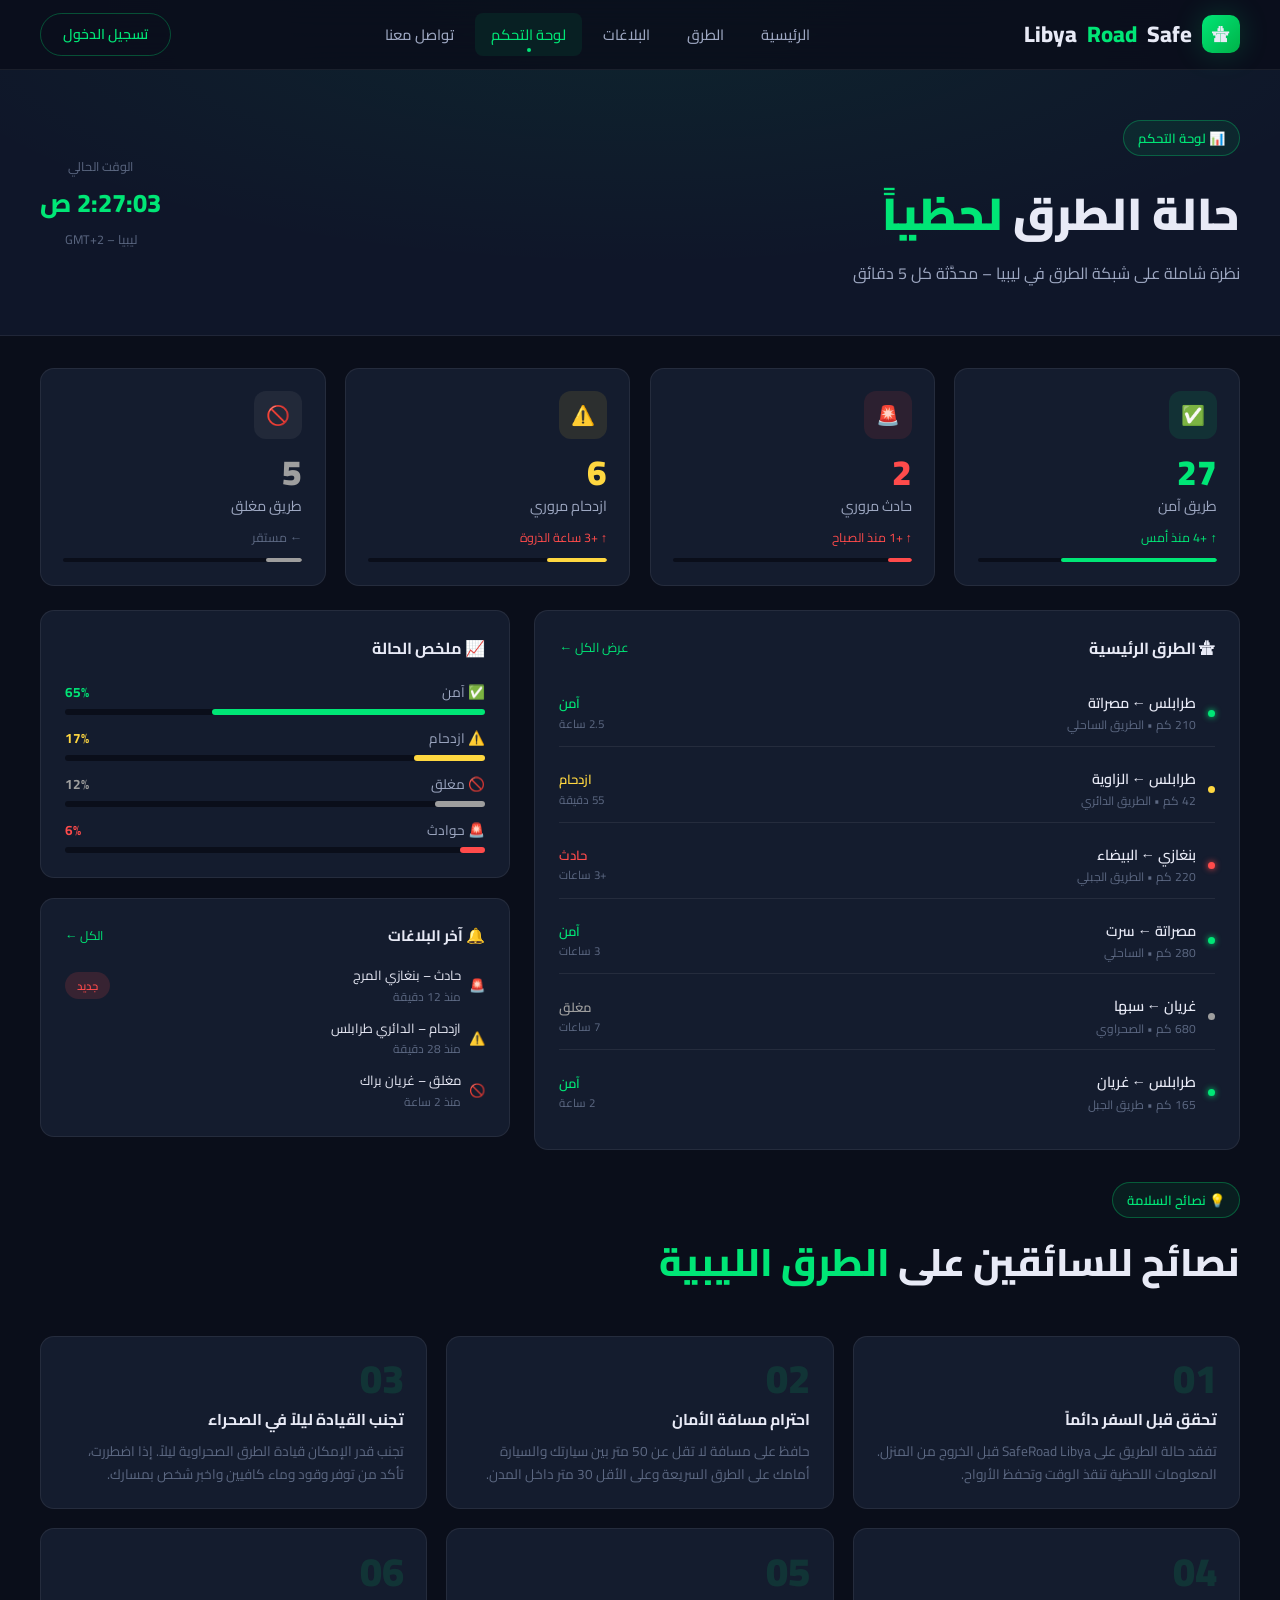
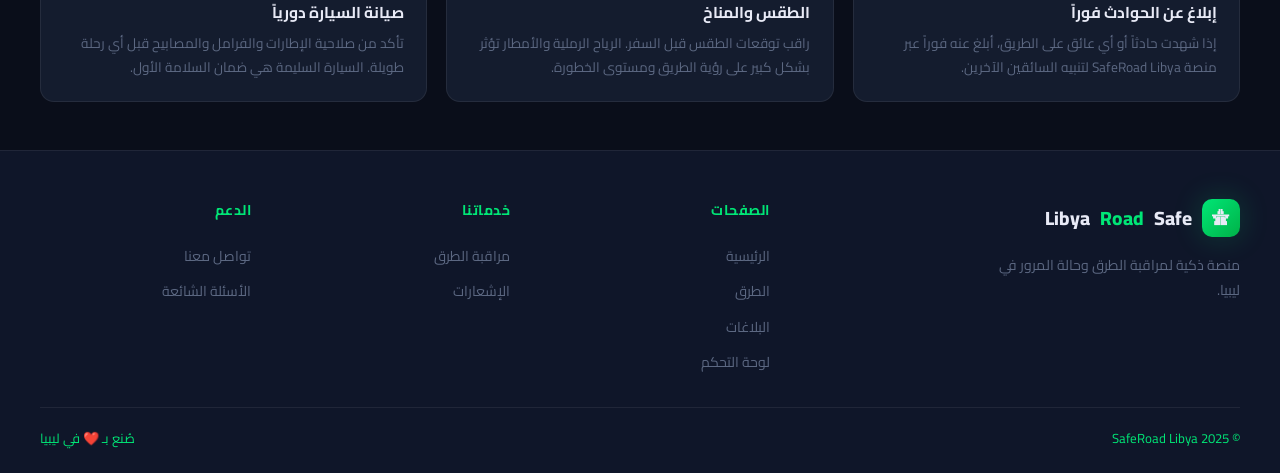
<file: dashboard.html>
<!DOCTYPE html>
<html lang="ar" dir="rtl">
<head>
  <meta charset="UTF-8" />
  <meta name="viewport" content="width=device-width, initial-scale=1.0" />
  <title>لوحة التحكم – SafeRoad Libya</title>
  <style>
/* =============================================
   SafeRoad Libya - style.css
   تصميم احترافي - داكن + أخضر + أبيض
   ============================================= */

/* === الخطوط === */
@import url('https://fonts.googleapis.com/css2?family=Cairo:wght@300;400;500;600;700;800;900&family=Tajawal:wght@300;400;500;700;800&display=swap');

/* === متغيرات الألوان === */
:root {
  --bg-primary:    #0a0e1a;
  --bg-secondary:  #0f1629;
  --bg-card:       #141c2e;
  --bg-card-hover: #1a2540;
  --green-main:    #00e676;
  --green-dark:    #00b248;
  --green-glow:    rgba(0, 230, 118, 0.18);
  --green-subtle:  rgba(0, 230, 118, 0.08);
  --accent-red:    #ff4b4b;
  --accent-yellow: #ffd740;
  --accent-gray:   #9e9e9e;
  --text-primary:  #e8eaf6;
  --text-secondary:#9ea8c2;
  --text-muted:    #5c6882;
  --border:        rgba(255,255,255,0.07);
  --border-green:  rgba(0, 230, 118, 0.3);
  --shadow-card:   0 8px 32px rgba(0,0,0,0.4);
  --shadow-green:  0 0 30px rgba(0, 230, 118, 0.2);
  --radius:        14px;
  --radius-sm:     8px;
  --transition:    all 0.3s cubic-bezier(0.4, 0, 0.2, 1);
}

/* === إعادة تعيين === */
*, *::before, *::after { box-sizing: border-box; margin: 0; padding: 0; }

html {
  scroll-behavior: smooth;
  font-size: 16px;
}

body {
  font-family: 'Cairo', 'Tajawal', sans-serif;
  background: var(--bg-primary);
  color: var(--text-primary);
  direction: rtl;
  text-align: right;
  line-height: 1.7;
  overflow-x: hidden;
  opacity: 0;
  transition: opacity 0.4s ease;
}

a { text-decoration: none; color: inherit; transition: var(--transition); }
ul, ol { list-style: none; }
img { max-width: 100%; display: block; }
button { cursor: pointer; font-family: inherit; border: none; outline: none; }
input, textarea, select { font-family: inherit; direction: rtl; }

/* === شريط التمرير === */
::-webkit-scrollbar { width: 6px; }
::-webkit-scrollbar-track { background: var(--bg-primary); }
::-webkit-scrollbar-thumb { background: var(--green-dark); border-radius: 3px; }

/* =============================================
   NAVBAR
   ============================================= */
.navbar {
  position: fixed;
  top: 0; right: 0; left: 0;
  z-index: 1000;
  display: flex;
  align-items: center;
  justify-content: space-between;
  padding: 0 2.5rem;
  height: 70px;
  background: rgba(10, 14, 26, 0.85);
  backdrop-filter: blur(20px);
  border-bottom: 1px solid var(--border);
  transition: var(--transition);
}

.navbar.scrolled {
  background: rgba(10, 14, 26, 0.98);
  box-shadow: 0 4px 30px rgba(0,0,0,0.5);
}

.nav-logo {
  display: flex;
  align-items: center;
  gap: 10px;
  font-size: 1.4rem;
  font-weight: 800;
  color: var(--text-primary);
}

.nav-logo .logo-icon {
  width: 38px; height: 38px;
  background: linear-gradient(135deg, var(--green-main), var(--green-dark));
  border-radius: 10px;
  display: flex; align-items: center; justify-content: center;
  font-size: 1.1rem;
  box-shadow: var(--shadow-green);
}

.nav-logo span { color: var(--green-main); }

.nav-links {
  display: flex;
  align-items: center;
  gap: 0.3rem;
}

.nav-links a {
  padding: 8px 16px;
  border-radius: var(--radius-sm);
  font-size: 0.92rem;
  font-weight: 500;
  color: var(--text-secondary);
  transition: var(--transition);
  position: relative;
}

.nav-links a:hover,
.nav-links a.active {
  color: var(--green-main);
  background: var(--green-subtle);
}

.nav-links a.active::after {
  content: '';
  position: absolute;
  bottom: 4px; left: 50%; transform: translateX(-50%);
  width: 4px; height: 4px;
  background: var(--green-main);
  border-radius: 50%;
}

.nav-actions {
  display: flex;
  align-items: center;
  gap: 12px;
}

.btn-nav-login {
  padding: 9px 22px;
  border-radius: 50px;
  background: transparent;
  border: 1px solid var(--border-green);
  color: var(--green-main);
  font-size: 0.88rem;
  font-weight: 600;
  transition: var(--transition);
}

.btn-nav-login:hover {
  background: var(--green-subtle);
  box-shadow: var(--shadow-green);
}

/* Mobile Menu Button */
.hamburger {
  display: none;
  flex-direction: column;
  gap: 5px;
  background: none;
  border: none;
  padding: 6px;
  cursor: pointer;
}

.hamburger span {
  width: 24px; height: 2px;
  background: var(--text-primary);
  border-radius: 2px;
  transition: var(--transition);
  display: block;
}

.hamburger.open span:nth-child(1) { transform: translateY(7px) rotate(45deg); }
.hamburger.open span:nth-child(2) { opacity: 0; }
.hamburger.open span:nth-child(3) { transform: translateY(-7px) rotate(-45deg); }

.mobile-menu {
  display: none;
  position: fixed;
  top: 70px; right: 0; left: 0;
  background: var(--bg-secondary);
  border-bottom: 1px solid var(--border);
  padding: 1.5rem;
  z-index: 999;
  flex-direction: column;
  gap: 8px;
  animation: slideDown 0.3s ease;
}

.mobile-menu.open { display: flex; }

.mobile-menu a {
  padding: 12px 16px;
  border-radius: var(--radius-sm);
  font-size: 1rem;
  font-weight: 500;
  color: var(--text-secondary);
  border-bottom: 1px solid var(--border);
  transition: var(--transition);
}

.mobile-menu a:last-child { border-bottom: none; }
.mobile-menu a:hover, .mobile-menu a.active { color: var(--green-main); background: var(--green-subtle); }

@keyframes slideDown {
  from { opacity: 0; transform: translateY(-10px); }
  to   { opacity: 1; transform: translateY(0); }
}

/* =============================================
   BUTTONS
   ============================================= */
.btn-primary {
  display: inline-flex;
  align-items: center;
  gap: 8px;
  padding: 13px 28px;
  background: linear-gradient(135deg, var(--green-main), var(--green-dark));
  color: #0a0e1a;
  border-radius: 50px;
  font-weight: 700;
  font-size: 0.95rem;
  border: none;
  transition: var(--transition);
  box-shadow: 0 4px 20px rgba(0, 230, 118, 0.3);
}

.btn-primary:hover {
  transform: translateY(-2px);
  box-shadow: 0 8px 30px rgba(0, 230, 118, 0.45);
}

.btn-secondary {
  display: inline-flex;
  align-items: center;
  gap: 8px;
  padding: 12px 26px;
  background: transparent;
  color: var(--text-primary);
  border-radius: 50px;
  font-weight: 600;
  font-size: 0.95rem;
  border: 1px solid var(--border);
  transition: var(--transition);
}

.btn-secondary:hover {
  border-color: var(--green-main);
  color: var(--green-main);
  background: var(--green-subtle);
}

.btn-outline-green {
  display: inline-flex;
  align-items: center;
  gap: 8px;
  padding: 10px 22px;
  background: transparent;
  color: var(--green-main);
  border-radius: var(--radius-sm);
  font-weight: 600;
  font-size: 0.88rem;
  border: 1px solid var(--border-green);
  transition: var(--transition);
}

.btn-outline-green:hover {
  background: var(--green-subtle);
  box-shadow: var(--shadow-green);
}

/* =============================================
   CARDS
   ============================================= */
.card {
  background: var(--bg-card);
  border: 1px solid var(--border);
  border-radius: var(--radius);
  padding: 1.5rem;
  transition: var(--transition);
  position: relative;
  overflow: hidden;
}

.card:hover {
  border-color: var(--border-green);
  box-shadow: var(--shadow-card);
  transform: translateY(-3px);
}

.card::before {
  content: '';
  position: absolute;
  top: 0; right: 0; left: 0;
  height: 2px;
  background: linear-gradient(90deg, transparent, var(--green-main), transparent);
  opacity: 0;
  transition: var(--transition);
}

.card:hover::before { opacity: 1; }

/* =============================================
   BADGES / STATUS
   ============================================= */
.badge {
  display: inline-flex;
  align-items: center;
  gap: 5px;
  padding: 4px 12px;
  border-radius: 50px;
  font-size: 0.78rem;
  font-weight: 600;
}

.badge-safe    { background: rgba(0,230,118,0.15); color: var(--green-main); }
.badge-danger  { background: rgba(255,75,75,0.15);  color: var(--accent-red); }
.badge-warning { background: rgba(255,215,64,0.15); color: var(--accent-yellow); }
.badge-closed  { background: rgba(158,158,158,0.15);color: var(--accent-gray); }

.status-dot {
  width: 7px; height: 7px;
  border-radius: 50%;
  display: inline-block;
}
.status-dot.safe    { background: var(--green-main); box-shadow: 0 0 6px var(--green-main); animation: pulse-green 2s infinite; }
.status-dot.danger  { background: var(--accent-red); box-shadow: 0 0 6px var(--accent-red); animation: pulse-red 2s infinite; }
.status-dot.warning { background: var(--accent-yellow); }
.status-dot.closed  { background: var(--accent-gray); }

@keyframes pulse-green {
  0%, 100% { box-shadow: 0 0 6px var(--green-main); }
  50%       { box-shadow: 0 0 14px var(--green-main); }
}
@keyframes pulse-red {
  0%, 100% { box-shadow: 0 0 6px var(--accent-red); }
  50%       { box-shadow: 0 0 14px var(--accent-red); }
}

/* =============================================
   SECTION TITLES
   ============================================= */
.section-label {
  display: inline-flex;
  align-items: center;
  gap: 8px;
  padding: 6px 14px;
  background: var(--green-subtle);
  border: 1px solid var(--border-green);
  border-radius: 50px;
  color: var(--green-main);
  font-size: 0.82rem;
  font-weight: 600;
  margin-bottom: 1.2rem;
}

.section-title {
  font-size: clamp(1.6rem, 3vw, 2.4rem);
  font-weight: 800;
  color: var(--text-primary);
  line-height: 1.3;
  margin-bottom: 0.8rem;
}

.section-title span { color: var(--green-main); }

.section-desc {
  color: var(--text-secondary);
  font-size: 1rem;
  max-width: 560px;
  margin-bottom: 2.5rem;
}

/* =============================================
   FORMS & INPUTS
   ============================================= */
.form-group {
  display: flex;
  flex-direction: column;
  gap: 8px;
  margin-bottom: 1.2rem;
}

.form-group label {
  font-size: 0.9rem;
  font-weight: 600;
  color: var(--text-secondary);
}

.form-control {
  padding: 13px 16px;
  background: var(--bg-primary);
  border: 1px solid var(--border);
  border-radius: var(--radius-sm);
  color: var(--text-primary);
  font-size: 0.95rem;
  transition: var(--transition);
  width: 100%;
}

.form-control:focus {
  border-color: var(--green-main);
  outline: none;
  box-shadow: 0 0 0 3px var(--green-glow);
}

.form-control::placeholder { color: var(--text-muted); }

select.form-control option { background: var(--bg-secondary); }

/* =============================================
   FOOTER
   ============================================= */
.footer {
  background: var(--bg-secondary);
  border-top: 1px solid var(--border);
  padding: 3rem 2.5rem 1.5rem;
}

.footer-grid {
  display: grid;
  grid-template-columns: 2fr 1fr 1fr 1fr;
  gap: 3rem;
  margin-bottom: 2rem;
}

.footer-brand .nav-logo { margin-bottom: 1rem; font-size: 1.2rem; }
.footer-brand p { color: var(--text-muted); font-size: 0.88rem; line-height: 1.8; max-width: 260px; }

.footer-col h4 {
  font-size: 0.88rem;
  font-weight: 700;
  color: var(--green-main);
  margin-bottom: 1.2rem;
  text-transform: uppercase;
  letter-spacing: 0.5px;
}

.footer-col ul { display: flex; flex-direction: column; gap: 8px; }
.footer-col ul a { color: var(--text-muted); font-size: 0.88rem; transition: var(--transition); }
.footer-col ul a:hover { color: var(--green-main); padding-right: 6px; }

.footer-bottom {
  border-top: 1px solid var(--border);
  padding-top: 1.2rem;
  display: flex;
  align-items: center;
  justify-content: space-between;
  color: var(--text-muted);
  font-size: 0.82rem;
}

.footer-bottom span { color: var(--green-main); }

.social-links { display: flex; gap: 10px; }
.social-link {
  width: 34px; height: 34px;
  border-radius: 8px;
  background: var(--bg-card);
  border: 1px solid var(--border);
  display: flex; align-items: center; justify-content: center;
  color: var(--text-muted);
  font-size: 0.9rem;
  transition: var(--transition);
}
.social-link:hover { border-color: var(--green-main); color: var(--green-main); }

/* =============================================
   HERO - index.html
   ============================================= */
.hero {
  min-height: 100vh;
  display: flex;
  align-items: center;
  position: relative;
  padding: 100px 2.5rem 4rem;
  overflow: hidden;
}

.hero-bg {
  position: absolute;
  inset: 0;
  background:
    radial-gradient(ellipse 80% 50% at 50% -10%, rgba(0,230,118,0.12), transparent),
    radial-gradient(ellipse 60% 60% at 80% 100%, rgba(0,178,72,0.08), transparent),
    linear-gradient(180deg, var(--bg-primary) 0%, var(--bg-secondary) 100%);
}

.hero-grid-lines {
  position: absolute;
  inset: 0;
  background-image:
    linear-gradient(rgba(255,255,255,0.025) 1px, transparent 1px),
    linear-gradient(90deg, rgba(255,255,255,0.025) 1px, transparent 1px);
  background-size: 50px 50px;
}

.hero-content {
  position: relative;
  z-index: 2;
  max-width: 680px;
}

.hero-badge {
  display: inline-flex;
  align-items: center;
  gap: 8px;
  padding: 7px 16px;
  background: var(--green-subtle);
  border: 1px solid var(--border-green);
  border-radius: 50px;
  color: var(--green-main);
  font-size: 0.83rem;
  font-weight: 600;
  margin-bottom: 1.5rem;
  animation: fadeInDown 0.6s ease both;
}

.hero-badge .dot { width: 6px; height: 6px; background: var(--green-main); border-radius: 50%; animation: pulse-green 1.5s infinite; }

.hero h1 {
  font-size: clamp(2.2rem, 5vw, 3.8rem);
  font-weight: 900;
  line-height: 1.2;
  margin-bottom: 1.2rem;
  animation: fadeInUp 0.7s ease 0.1s both;
}

.hero h1 .highlight {
  background: linear-gradient(135deg, var(--green-main), #69f0ae);
  -webkit-background-clip: text;
  -webkit-text-fill-color: transparent;
  background-clip: text;
}

.hero p {
  font-size: 1.1rem;
  color: var(--text-secondary);
  margin-bottom: 2rem;
  animation: fadeInUp 0.7s ease 0.2s both;
  max-width: 540px;
}

.hero-actions {
  display: flex;
  gap: 14px;
  flex-wrap: wrap;
  animation: fadeInUp 0.7s ease 0.3s both;
  margin-bottom: 2.5rem;
}

.hero-stats {
  display: flex;
  gap: 2rem;
  animation: fadeInUp 0.7s ease 0.4s both;
}

.hero-stat .num {
  font-size: 1.8rem;
  font-weight: 800;
  color: var(--green-main);
  line-height: 1;
}

.hero-stat .lbl {
  font-size: 0.8rem;
  color: var(--text-muted);
  margin-top: 3px;
}

/* Floating cards */
.hero-visual {
  position: absolute;
  left: 4%;
  top: 50%;
  transform: translateY(-50%);
  display: flex;
  flex-direction: column;
  gap: 14px;
  z-index: 2;
  animation: fadeInLeft 0.8s ease 0.5s both;
}

.float-card {
  background: var(--bg-card);
  border: 1px solid var(--border);
  border-radius: var(--radius);
  padding: 1rem 1.2rem;
  min-width: 200px;
  display: flex;
  align-items: center;
  gap: 12px;
  animation: float 4s ease-in-out infinite;
  backdrop-filter: blur(10px);
}

.float-card:nth-child(2) { animation-delay: 1s; margin-right: 20px; }
.float-card:nth-child(3) { animation-delay: 2s; }

.float-card .icon {
  width: 40px; height: 40px;
  border-radius: 10px;
  display: flex; align-items: center; justify-content: center;
  font-size: 1.1rem;
  flex-shrink: 0;
}

.float-card .info { flex: 1; }
.float-card .info .title { font-size: 0.8rem; color: var(--text-muted); }
.float-card .info .value { font-size: 1rem; font-weight: 700; }

@keyframes float {
  0%, 100% { transform: translateY(0); }
  50%       { transform: translateY(-8px); }
}

/* =============================================
   SEARCH SECTION - index.html
   ============================================= */
.search-section {
  padding: 0 2.5rem 4rem;
  position: relative;
  z-index: 2;
}

.search-box {
  background: var(--bg-card);
  border: 1px solid var(--border);
  border-radius: var(--radius);
  padding: 2rem;
  max-width: 800px;
  margin: 0 auto;
  box-shadow: var(--shadow-card);
  position: relative;
  top: -30px;
}

.search-box h3 {
  font-size: 1.1rem;
  font-weight: 700;
  margin-bottom: 1.2rem;
  color: var(--text-primary);
}

.search-row {
  display: grid;
  grid-template-columns: 1fr 1fr auto;
  gap: 12px;
  align-items: end;
}

.search-row .btn-primary { white-space: nowrap; height: 48px; }

/* =============================================
   STATUS CARDS SECTION
   ============================================= */
.status-section {
  padding: 3rem 2.5rem;
  background: var(--bg-secondary);
}

.status-grid {
  display: grid;
  grid-template-columns: repeat(4, 1fr);
  gap: 1.2rem;
  margin-top: 2rem;
}

.status-card {
  background: var(--bg-card);
  border: 1px solid var(--border);
  border-radius: var(--radius);
  padding: 1.5rem;
  transition: var(--transition);
  cursor: pointer;
  position: relative;
  overflow: hidden;
}

.status-card::after {
  content: '';
  position: absolute;
  bottom: 0; right: 0; left: 0;
  height: 3px;
  border-radius: 0 0 var(--radius) var(--radius);
  transition: var(--transition);
}

.status-card.safe::after   { background: var(--green-main); }
.status-card.danger::after { background: var(--accent-red); }
.status-card.warn::after   { background: var(--accent-yellow); }
.status-card.closed::after { background: var(--accent-gray); }

.status-card:hover { transform: translateY(-4px); border-color: rgba(255,255,255,0.15); }

.status-card .sc-icon {
  width: 50px; height: 50px;
  border-radius: 12px;
  display: flex; align-items: center; justify-content: center;
  font-size: 1.3rem;
  margin-bottom: 1rem;
}

.status-card.safe   .sc-icon { background: rgba(0,230,118,0.1);  color: var(--green-main); }
.status-card.danger .sc-icon { background: rgba(255,75,75,0.1);  color: var(--accent-red); }
.status-card.warn   .sc-icon { background: rgba(255,215,64,0.1); color: var(--accent-yellow); }
.status-card.closed .sc-icon { background: rgba(158,158,158,0.1);color: var(--accent-gray); }

.status-card .sc-num {
  font-size: 2.4rem;
  font-weight: 900;
  line-height: 1;
  margin-bottom: 4px;
}

.status-card.safe   .sc-num { color: var(--green-main); }
.status-card.danger .sc-num { color: var(--accent-red); }
.status-card.warn   .sc-num { color: var(--accent-yellow); }
.status-card.closed .sc-num { color: var(--accent-gray); }

.status-card .sc-label { font-size: 0.9rem; color: var(--text-secondary); font-weight: 500; }
.status-card .sc-sub   { font-size: 0.78rem; color: var(--text-muted); margin-top: 6px; }

/* =============================================
   FEATURED ROADS - index.html
   ============================================= */
.roads-section { padding: 4rem 2.5rem; }

.roads-list { display: flex; flex-direction: column; gap: 1rem; }

.road-item {
  background: var(--bg-card);
  border: 1px solid var(--border);
  border-radius: var(--radius);
  padding: 1.2rem 1.5rem;
  display: flex;
  align-items: center;
  gap: 1.2rem;
  transition: var(--transition);
}

.road-item:hover { border-color: var(--border-green); transform: translateX(-4px); }

.road-item .road-num {
  width: 42px; height: 42px;
  background: var(--bg-primary);
  border: 1px solid var(--border);
  border-radius: 10px;
  display: flex; align-items: center; justify-content: center;
  font-size: 0.8rem;
  font-weight: 700;
  color: var(--text-muted);
  flex-shrink: 0;
}

.road-item .road-info { flex: 1; }
.road-item .road-name { font-weight: 700; font-size: 1rem; color: var(--text-primary); }
.road-item .road-cities { font-size: 0.83rem; color: var(--text-muted); margin-top: 2px; }

.road-item .road-meta {
  display: flex;
  align-items: center;
  gap: 1rem;
  flex-shrink: 0;
}

.road-item .road-dist { font-size: 0.85rem; color: var(--text-secondary); }
.road-item .road-time { font-size: 0.85rem; color: var(--text-muted); }

/* =============================================
   STATISTICS - index.html
   ============================================= */
.stats-section {
  padding: 4rem 2.5rem;
  background: var(--bg-secondary);
}

.stats-grid {
  display: grid;
  grid-template-columns: repeat(4, 1fr);
  gap: 2rem;
  text-align: center;
}

.stat-item { padding: 1.5rem; }
.stat-item .num {
  font-size: clamp(2rem, 4vw, 3rem);
  font-weight: 900;
  color: var(--green-main);
  line-height: 1;
  display: block;
}
.stat-item .unit { font-size: 1.2rem; }
.stat-item .label { color: var(--text-secondary); font-size: 0.9rem; margin-top: 6px; }
.stat-divider {
  width: 1px;
  background: var(--border);
  margin: 1rem 0;
  height: auto;
}

/* =============================================
   ROADS PAGE - roads.html
   ============================================= */
.page-header {
  padding: 120px 2.5rem 3rem;
  background: var(--bg-secondary);
  border-bottom: 1px solid var(--border);
  position: relative;
  overflow: hidden;
}

.page-header::before {
  content: '';
  position: absolute;
  top: 0; right: 0; left: 0;
  height: 100%;
  background: radial-gradient(ellipse 60% 80% at 50% 0%, rgba(0,230,118,0.07), transparent);
}

.page-header-content { position: relative; z-index: 1; }
.page-header h1 { font-size: clamp(1.8rem, 3.5vw, 2.8rem); font-weight: 900; margin-bottom: 0.5rem; }
.page-header p  { color: var(--text-secondary); }

/* Map */
.map-container {
  background: var(--bg-card);
  border: 1px solid var(--border);
  border-radius: var(--radius);
  overflow: hidden;
  height: 420px;
  position: relative;
}

.map-placeholder {
  width: 100%; height: 100%;
  display: flex;
  flex-direction: column;
  align-items: center;
  justify-content: center;
  background: linear-gradient(135deg, #0d1520, #0a1a12);
  position: relative;
  overflow: hidden;
}

/* SVG Road Map */
.map-svg { width: 100%; height: 100%; }

.map-legend {
  position: absolute;
  bottom: 14px;
  right: 14px;
  background: rgba(10,14,26,0.88);
  border: 1px solid var(--border);
  border-radius: var(--radius-sm);
  padding: 10px 14px;
  display: flex;
  gap: 14px;
  backdrop-filter: blur(10px);
}

.legend-item {
  display: flex;
  align-items: center;
  gap: 6px;
  font-size: 0.78rem;
  color: var(--text-secondary);
}

.legend-line {
  width: 20px; height: 3px;
  border-radius: 2px;
}

.roads-page-layout {
  display: grid;
  grid-template-columns: 1fr 1.5fr;
  gap: 1.5rem;
  padding: 2rem 2.5rem;
  align-items: start;
}

.search-panel { display: flex; flex-direction: column; gap: 1rem; }

.route-result-card {
  background: var(--bg-card);
  border: 1px solid var(--border);
  border-radius: var(--radius);
  padding: 1.2rem 1.5rem;
  transition: var(--transition);
}

.route-result-card:hover { border-color: var(--border-green); }

.route-result-header {
  display: flex;
  align-items: center;
  justify-content: space-between;
  margin-bottom: 10px;
}

.route-cities {
  font-weight: 700;
  font-size: 1.05rem;
  display: flex;
  align-items: center;
  gap: 8px;
}

.route-cities .arrow { color: var(--text-muted); font-size: 0.85rem; }

.route-meta {
  display: flex;
  gap: 1.2rem;
  margin-top: 10px;
  padding-top: 10px;
  border-top: 1px solid var(--border);
}

.route-meta-item { display: flex; flex-direction: column; }
.route-meta-item .rm-label { font-size: 0.75rem; color: var(--text-muted); }
.route-meta-item .rm-value { font-size: 0.9rem; font-weight: 600; color: var(--text-primary); }

/* =============================================
   REPORTS PAGE - reports.html
   ============================================= */
.reports-layout {
  display: grid;
  grid-template-columns: 1fr 2fr;
  gap: 1.5rem;
  padding: 2rem 2.5rem;
  align-items: start;
}

.filter-panel { display: flex; flex-direction: column; gap: 0.7rem; }

.filter-btn {
  display: flex;
  align-items: center;
  gap: 10px;
  padding: 12px 16px;
  border-radius: var(--radius-sm);
  background: var(--bg-card);
  border: 1px solid var(--border);
  color: var(--text-secondary);
  font-size: 0.9rem;
  font-weight: 500;
  width: 100%;
  text-align: right;
  transition: var(--transition);
  cursor: pointer;
}

.filter-btn:hover, .filter-btn.active {
  border-color: var(--green-main);
  color: var(--green-main);
  background: var(--green-subtle);
}

.filter-btn .count {
  margin-right: auto;
  background: var(--bg-primary);
  padding: 2px 8px;
  border-radius: 50px;
  font-size: 0.75rem;
  color: var(--text-muted);
}

.report-card {
  background: var(--bg-card);
  border: 1px solid var(--border);
  border-radius: var(--radius);
  padding: 1.2rem 1.5rem;
  transition: var(--transition);
  display: flex;
  gap: 14px;
}

.report-card:hover { border-color: var(--border-green); transform: translateX(-4px); }

.report-card .report-icon {
  width: 44px; height: 44px;
  border-radius: 10px;
  display: flex; align-items: center; justify-content: center;
  font-size: 1.1rem;
  flex-shrink: 0;
}

.report-card.danger  .report-icon { background: rgba(255,75,75,0.1);  color: var(--accent-red); }
.report-card.warning .report-icon { background: rgba(255,215,64,0.1); color: var(--accent-yellow); }
.report-card.closed  .report-icon { background: rgba(158,158,158,0.1);color: var(--accent-gray); }
.report-card.safe    .report-icon { background: rgba(0,230,118,0.1);  color: var(--green-main); }

.report-card .report-body { flex: 1; }
.report-card .report-title { font-weight: 700; font-size: 0.98rem; margin-bottom: 4px; }
.report-card .report-location { font-size: 0.83rem; color: var(--text-muted); margin-bottom: 6px; display: flex; align-items: center; gap: 4px; }
.report-card .report-desc { font-size: 0.85rem; color: var(--text-secondary); line-height: 1.6; }
.report-card .report-footer { display: flex; align-items: center; justify-content: space-between; margin-top: 8px; padding-top: 8px; border-top: 1px solid var(--border); }
.report-card .report-time { font-size: 0.78rem; color: var(--text-muted); display: flex; align-items: center; gap: 4px; }
.report-card .report-votes { font-size: 0.78rem; color: var(--text-secondary); display: flex; align-items: center; gap: 4px; }

/* Add Report Button */
.fab {
  position: fixed;
  bottom: 2rem;
  left: 2rem;
  width: 56px; height: 56px;
  border-radius: 50%;
  background: linear-gradient(135deg, var(--green-main), var(--green-dark));
  color: #0a0e1a;
  display: flex; align-items: center; justify-content: center;
  font-size: 1.4rem;
  font-weight: 700;
  box-shadow: 0 6px 24px rgba(0,230,118,0.4);
  border: none;
  cursor: pointer;
  transition: var(--transition);
  z-index: 100;
}

.fab:hover { transform: scale(1.1) rotate(45deg); box-shadow: 0 8px 32px rgba(0,230,118,0.6); }

/* Modal */
.modal-overlay {
  display: none;
  position: fixed;
  inset: 0;
  background: rgba(0,0,0,0.75);
  z-index: 2000;
  align-items: center;
  justify-content: center;
  backdrop-filter: blur(4px);
}

.modal-overlay.open { display: flex; }

.modal {
  background: var(--bg-card);
  border: 1px solid var(--border);
  border-radius: var(--radius);
  padding: 2rem;
  width: 90%;
  max-width: 500px;
  animation: scaleIn 0.3s ease;
}

@keyframes scaleIn {
  from { opacity: 0; transform: scale(0.9); }
  to   { opacity: 1; transform: scale(1); }
}

.modal-header { display: flex; align-items: center; justify-content: space-between; margin-bottom: 1.5rem; }
.modal-header h3 { font-size: 1.1rem; font-weight: 700; }

.modal-close {
  width: 32px; height: 32px;
  border-radius: 8px;
  background: var(--bg-primary);
  border: 1px solid var(--border);
  color: var(--text-muted);
  display: flex; align-items: center; justify-content: center;
  cursor: pointer;
  transition: var(--transition);
  font-size: 1rem;
}

.modal-close:hover { border-color: var(--accent-red); color: var(--accent-red); }

/* =============================================
   DASHBOARD - dashboard.html
   ============================================= */
.dashboard-grid {
  display: grid;
  grid-template-columns: repeat(4, 1fr);
  gap: 1.2rem;
  padding: 2rem 2.5rem 1.5rem;
}

.dash-card {
  background: var(--bg-card);
  border: 1px solid var(--border);
  border-radius: var(--radius);
  padding: 1.4rem;
  position: relative;
  overflow: hidden;
  transition: var(--transition);
}

.dash-card:hover { transform: translateY(-3px); box-shadow: var(--shadow-card); }

.dash-card .dc-icon {
  width: 48px; height: 48px;
  border-radius: 12px;
  display: flex; align-items: center; justify-content: center;
  font-size: 1.2rem;
  margin-bottom: 1rem;
}

.dash-card.green  .dc-icon { background: rgba(0,230,118,0.1);  color: var(--green-main); }
.dash-card.red    .dc-icon { background: rgba(255,75,75,0.1);  color: var(--accent-red); }
.dash-card.yellow .dc-icon { background: rgba(255,215,64,0.1); color: var(--accent-yellow); }
.dash-card.gray   .dc-icon { background: rgba(158,158,158,0.1);color: var(--accent-gray); }

.dash-card .dc-num {
  font-size: 2.2rem;
  font-weight: 900;
  line-height: 1;
  margin-bottom: 4px;
}

.dash-card.green  .dc-num { color: var(--green-main); }
.dash-card.red    .dc-num { color: var(--accent-red); }
.dash-card.yellow .dc-num { color: var(--accent-yellow); }
.dash-card.gray   .dc-num { color: var(--accent-gray); }

.dash-card .dc-label { font-size: 0.9rem; color: var(--text-secondary); }
.dash-card .dc-change { font-size: 0.78rem; color: var(--text-muted); margin-top: 8px; }
.dash-card .dc-change.up   { color: var(--green-main); }
.dash-card .dc-change.down { color: var(--accent-red); }

/* Progress bar */
.progress-bar {
  height: 4px;
  background: var(--bg-primary);
  border-radius: 2px;
  margin-top: 10px;
  overflow: hidden;
}

.progress-fill {
  height: 100%;
  border-radius: 2px;
  transition: width 1s ease;
}

.dash-card.green  .progress-fill { background: var(--green-main); }
.dash-card.red    .progress-fill { background: var(--accent-red); }
.dash-card.yellow .progress-fill { background: var(--accent-yellow); }
.dash-card.gray   .progress-fill { background: var(--accent-gray); }

/* Tips Section */
.tips-grid {
  display: grid;
  grid-template-columns: repeat(3, 1fr);
  gap: 1.2rem;
  padding: 0 2.5rem 3rem;
}

.tip-card {
  background: var(--bg-card);
  border: 1px solid var(--border);
  border-radius: var(--radius);
  padding: 1.4rem;
  transition: var(--transition);
}

.tip-card:hover { border-color: var(--border-green); transform: translateY(-3px); }

.tip-card .tip-num {
  font-size: 2.5rem;
  font-weight: 900;
  color: var(--green-subtle);
  color: rgba(0,230,118,0.12);
  line-height: 1;
  margin-bottom: 0.5rem;
}

.tip-card h4 { font-size: 0.98rem; font-weight: 700; margin-bottom: 6px; }
.tip-card p  { font-size: 0.85rem; color: var(--text-muted); line-height: 1.7; }

/* =============================================
   CONTACT PAGE - contact.html
   ============================================= */
.contact-layout {
  display: grid;
  grid-template-columns: 1fr 1.6fr;
  gap: 2rem;
  padding: 3rem 2.5rem;
  align-items: start;
}

.contact-info { display: flex; flex-direction: column; gap: 1rem; }

.contact-card {
  background: var(--bg-card);
  border: 1px solid var(--border);
  border-radius: var(--radius);
  padding: 1.3rem 1.5rem;
  display: flex;
  align-items: center;
  gap: 14px;
  transition: var(--transition);
}

.contact-card:hover { border-color: var(--border-green); }

.contact-card .cc-icon {
  width: 44px; height: 44px;
  border-radius: 10px;
  background: var(--green-subtle);
  border: 1px solid var(--border-green);
  display: flex; align-items: center; justify-content: center;
  font-size: 1.1rem;
  color: var(--green-main);
  flex-shrink: 0;
}

.contact-card .cc-info { flex: 1; }
.contact-card .cc-label { font-size: 0.78rem; color: var(--text-muted); }
.contact-card .cc-value { font-size: 0.92rem; font-weight: 600; }

.contact-form-wrap {
  background: var(--bg-card);
  border: 1px solid var(--border);
  border-radius: var(--radius);
  padding: 2rem;
}

.contact-form-wrap h3 { font-size: 1.2rem; font-weight: 700; margin-bottom: 1.5rem; }

textarea.form-control { resize: vertical; min-height: 120px; }

/* =============================================
   LOGIN PAGE - login.html
   ============================================= */
.login-page {
  min-height: 100vh;
  display: flex;
  align-items: center;
  justify-content: center;
  padding: 2rem;
  background: var(--bg-primary);
  position: relative;
  overflow: hidden;
}

.login-page::before {
  content: '';
  position: absolute;
  inset: 0;
  background:
    radial-gradient(ellipse 70% 70% at 20% 80%, rgba(0,230,118,0.08), transparent),
    radial-gradient(ellipse 50% 50% at 80% 20%, rgba(0,178,72,0.06), transparent);
}

.login-grid-lines {
  position: absolute;
  inset: 0;
  background-image:
    linear-gradient(rgba(255,255,255,0.02) 1px, transparent 1px),
    linear-gradient(90deg, rgba(255,255,255,0.02) 1px, transparent 1px);
  background-size: 60px 60px;
}

.login-card {
  position: relative;
  z-index: 2;
  background: rgba(20, 28, 46, 0.7);
  border: 1px solid rgba(255,255,255,0.08);
  border-radius: 20px;
  padding: 2.5rem;
  width: 100%;
  max-width: 420px;
  backdrop-filter: blur(20px);
  box-shadow: 0 20px 60px rgba(0,0,0,0.5);
  animation: scaleIn 0.4s ease;
}

.login-logo {
  text-align: center;
  margin-bottom: 2rem;
}

.login-logo .logo-circle {
  width: 64px; height: 64px;
  background: linear-gradient(135deg, var(--green-main), var(--green-dark));
  border-radius: 16px;
  display: flex; align-items: center; justify-content: center;
  font-size: 1.8rem;
  margin: 0 auto 1rem;
  box-shadow: 0 8px 24px rgba(0,230,118,0.35);
}

.login-logo h2 { font-size: 1.4rem; font-weight: 800; }
.login-logo p  { color: var(--text-muted); font-size: 0.85rem; }

.login-divider {
  text-align: center;
  position: relative;
  margin: 1rem 0;
  color: var(--text-muted);
  font-size: 0.8rem;
}

.login-divider::before, .login-divider::after {
  content: '';
  position: absolute;
  top: 50%;
  width: 42%;
  height: 1px;
  background: var(--border);
}

.login-divider::before { right: 0; }
.login-divider::after  { left: 0; }

.remember-row {
  display: flex;
  align-items: center;
  justify-content: space-between;
  margin-bottom: 1.2rem;
}

.checkbox-label {
  display: flex;
  align-items: center;
  gap: 8px;
  font-size: 0.88rem;
  color: var(--text-secondary);
  cursor: pointer;
}

.checkbox-label input[type="checkbox"] { accent-color: var(--green-main); width: 16px; height: 16px; }

.login-footer {
  text-align: center;
  margin-top: 1.5rem;
  font-size: 0.88rem;
  color: var(--text-muted);
}

.login-footer a { color: var(--green-main); font-weight: 600; }
.login-footer a:hover { text-decoration: underline; }

/* Password toggle */
.input-group { position: relative; }
.input-group .form-control { padding-left: 42px; }
.input-toggle {
  position: absolute;
  left: 12px;
  top: 50%;
  transform: translateY(-50%);
  background: none;
  border: none;
  color: var(--text-muted);
  font-size: 1rem;
  cursor: pointer;
  transition: var(--transition);
}
.input-toggle:hover { color: var(--green-main); }

/* =============================================
   ANIMATIONS
   ============================================= */
@keyframes fadeInDown {
  from { opacity: 0; transform: translateY(-20px); }
  to   { opacity: 1; transform: translateY(0); }
}

@keyframes fadeInUp {
  from { opacity: 0; transform: translateY(24px); }
  to   { opacity: 1; transform: translateY(0); }
}

@keyframes fadeInLeft {
  from { opacity: 0; transform: translateX(30px); }
  to   { opacity: 1; transform: translateX(0); }
}

@keyframes fadeIn {
  from { opacity: 0; }
  to   { opacity: 1; }
}

.animate-in {
  opacity: 0;
  transform: translateY(20px);
  transition: opacity 0.6s ease, transform 0.6s ease;
}

.animate-in.visible {
  opacity: 1;
  transform: none;
}

/* =============================================
   UTILITY
   ============================================= */
.container { max-width: 1280px; margin: 0 auto; padding: 0 2.5rem; }
.section { padding: 4rem 2.5rem; }
.text-center { text-align: center; }
.text-muted  { color: var(--text-muted); }
.text-green  { color: var(--green-main); }
.mt-1 { margin-top: 0.5rem; }
.mt-2 { margin-top: 1rem; }
.mt-3 { margin-top: 1.5rem; }
.mb-1 { margin-bottom: 0.5rem; }
.mb-2 { margin-bottom: 1rem; }
.mb-3 { margin-bottom: 1.5rem; }

.divider { height: 1px; background: var(--border); margin: 0; }

.flex { display: flex; }
.flex-col { flex-direction: column; }
.items-center { align-items: center; }
.justify-between { justify-content: space-between; }
.gap-1 { gap: 0.5rem; }
.gap-2 { gap: 1rem; }
.gap-3 { gap: 1.5rem; }

.reports-list { display: flex; flex-direction: column; gap: 1rem; }

/* =============================================
   RESPONSIVE
   ============================================= */
@media (max-width: 1024px) {
  .status-grid  { grid-template-columns: repeat(2, 1fr); }
  .stats-grid   { grid-template-columns: repeat(2, 1fr); }
  .dashboard-grid { grid-template-columns: repeat(2, 1fr); }
  .footer-grid  { grid-template-columns: 1fr 1fr; gap: 2rem; }
  .roads-page-layout { grid-template-columns: 1fr; }
  .reports-layout { grid-template-columns: 1fr; }
  .contact-layout { grid-template-columns: 1fr; }
  .tips-grid { grid-template-columns: repeat(2, 1fr); }
  .hero-visual { display: none; }
}

@media (max-width: 768px) {
  .navbar { padding: 0 1.2rem; }
  .nav-links, .nav-actions .btn-nav-login { display: none; }
  .hamburger { display: flex; }

  .hero { padding: 90px 1.2rem 3rem; }
  .hero-stats { flex-wrap: wrap; gap: 1.2rem; }

  .search-row { grid-template-columns: 1fr; }

  .status-grid    { grid-template-columns: repeat(2, 1fr); }
  .stats-grid     { grid-template-columns: repeat(2, 1fr); }
  .dashboard-grid { grid-template-columns: repeat(2, 1fr); }
  .tips-grid      { grid-template-columns: 1fr; }
  .footer-grid    { grid-template-columns: 1fr; gap: 1.5rem; }
  .footer-bottom  { flex-direction: column; gap: 1rem; text-align: center; }

  .page-header { padding: 100px 1.2rem 2rem; }
  .roads-page-layout,
  .reports-layout,
  .contact-layout { padding: 1.5rem 1.2rem; }
  .section { padding: 3rem 1.2rem; }
  .status-section, .roads-section, .stats-section { padding: 2.5rem 1.2rem; }
  .dashboard-grid { padding: 1.5rem 1.2rem; }
  .tips-grid { padding: 0 1.2rem 2rem; }

  .road-item { flex-wrap: wrap; }
  .road-item .road-meta { width: 100%; justify-content: flex-start; }
}

@media (max-width: 480px) {
  .status-grid    { grid-template-columns: 1fr; }
  .stats-grid     { grid-template-columns: 1fr; }
  .dashboard-grid { grid-template-columns: 1fr; }
}

</style>
</head>
<body>

  <!-- NAVBAR -->
  <nav class="navbar">
    <a href="index.html" class="nav-logo"><div class="logo-icon">🛣</div>Safe<span>Road</span> Libya</a>
    <ul class="nav-links">
      <li><a href="index.html">الرئيسية</a></li>
      <li><a href="roads.html">الطرق</a></li>
      <li><a href="reports.html">البلاغات</a></li>
      <li><a href="dashboard.html" class="active">لوحة التحكم</a></li>
      <li><a href="contact.html">تواصل معنا</a></li>
    </ul>
    <div class="nav-actions">
      <a href="login.html" class="btn-nav-login">تسجيل الدخول</a>
      <button class="hamburger"><span></span><span></span><span></span></button>
    </div>
  </nav>
  <div class="mobile-menu">
    <a href="index.html">🏠 الرئيسية</a>
    <a href="roads.html">🛣 الطرق</a>
    <a href="reports.html">📋 البلاغات</a>
    <a href="dashboard.html">📊 لوحة التحكم</a>
    <a href="contact.html">📞 تواصل معنا</a>
    <a href="login.html">🔐 تسجيل الدخول</a>
  </div>

  <!-- PAGE HEADER -->
  <div class="page-header">
    <div class="page-header-content" style="display:flex;align-items:center;justify-content:space-between;flex-wrap:wrap;gap:1rem">
      <div>
        <div class="section-label">📊 لوحة التحكم</div>
        <h1>حالة الطرق <span style="color:var(--green-main)">لحظياً</span></h1>
        <p class="text-muted">نظرة شاملة على شبكة الطرق في ليبيا – محدَّثة كل 5 دقائق</p>
      </div>
      <div style="text-align:center">
        <div style="font-size:0.78rem;color:var(--text-muted);margin-bottom:4px">الوقت الحالي</div>
        <div class="live-clock" style="font-size:1.6rem;font-weight:800;color:var(--green-main);font-variant-numeric:tabular-nums"></div>
        <div style="font-size:0.78rem;color:var(--text-muted);margin-top:4px">ليبيا – GMT+2</div>
      </div>
    </div>
  </div>

  <!-- DASHBOARD STATS -->
  <div class="dashboard-grid">

    <div class="dash-card green animate-in">
      <div class="dc-icon">✅</div>
      <div class="dc-num" data-count="31">0</div>
      <div class="dc-label">طريق آمن</div>
      <div class="dc-change up">↑ +4 منذ أمس</div>
      <div class="progress-bar"><div class="progress-fill" data-width="65"></div></div>
    </div>

    <div class="dash-card red animate-in">
      <div class="dc-icon">🚨</div>
      <div class="dc-num" data-count="3">0</div>
      <div class="dc-label">حادث مروري</div>
      <div class="dc-change down">↑ +1 منذ الصباح</div>
      <div class="progress-bar"><div class="progress-fill" data-width="10"></div></div>
    </div>

    <div class="dash-card yellow animate-in">
      <div class="dc-icon">⚠️</div>
      <div class="dc-num" data-count="8">0</div>
      <div class="dc-label">ازدحام مروري</div>
      <div class="dc-change down">↑ +3 ساعة الذروة</div>
      <div class="progress-bar"><div class="progress-fill" data-width="25"></div></div>
    </div>

    <div class="dash-card gray animate-in">
      <div class="dc-icon">🚫</div>
      <div class="dc-num" data-count="6">0</div>
      <div class="dc-label">طريق مغلق</div>
      <div class="dc-change">← مستقر</div>
      <div class="progress-bar"><div class="progress-fill" data-width="15"></div></div>
    </div>

  </div>

  <!-- بيانات تفصيلية -->
  <div style="padding:0 2.5rem 2rem;display:grid;grid-template-columns:1.5fr 1fr;gap:1.5rem" class="detail-grid">

    <!-- الطرق الرئيسية -->
    <div class="card animate-in">
      <div style="display:flex;align-items:center;justify-content:space-between;margin-bottom:1.2rem">
        <h3 style="font-size:1rem;font-weight:700">🛣 الطرق الرئيسية</h3>
        <a href="roads.html" style="font-size:0.8rem;color:var(--green-main)">عرض الكل ←</a>
      </div>

      <div style="display:flex;flex-direction:column;gap:10px">

        <div style="display:flex;align-items:center;gap:12px;padding:10px 0;border-bottom:1px solid var(--border)">
          <span class="status-dot safe"></span>
          <div style="flex:1">
            <div style="font-size:0.9rem;font-weight:600">طرابلس ← مصراتة</div>
            <div style="font-size:0.75rem;color:var(--text-muted)">210 كم • الطريق الساحلي</div>
          </div>
          <div style="text-align:left">
            <div style="font-size:0.82rem;font-weight:600;color:var(--green-main)">آمن</div>
            <div style="font-size:0.72rem;color:var(--text-muted)">2.5 ساعة</div>
          </div>
        </div>

        <div style="display:flex;align-items:center;gap:12px;padding:10px 0;border-bottom:1px solid var(--border)">
          <span class="status-dot warning"></span>
          <div style="flex:1">
            <div style="font-size:0.9rem;font-weight:600">طرابلس ← الزاوية</div>
            <div style="font-size:0.75rem;color:var(--text-muted)">42 كم • الطريق الدائري</div>
          </div>
          <div style="text-align:left">
            <div style="font-size:0.82rem;font-weight:600;color:var(--accent-yellow)">ازدحام</div>
            <div style="font-size:0.72rem;color:var(--text-muted)">55 دقيقة</div>
          </div>
        </div>

        <div style="display:flex;align-items:center;gap:12px;padding:10px 0;border-bottom:1px solid var(--border)">
          <span class="status-dot danger"></span>
          <div style="flex:1">
            <div style="font-size:0.9rem;font-weight:600">بنغازي ← البيضاء</div>
            <div style="font-size:0.75rem;color:var(--text-muted)">220 كم • الطريق الجبلي</div>
          </div>
          <div style="text-align:left">
            <div style="font-size:0.82rem;font-weight:600;color:var(--accent-red)">حادث</div>
            <div style="font-size:0.72rem;color:var(--text-muted)">+3 ساعات</div>
          </div>
        </div>

        <div style="display:flex;align-items:center;gap:12px;padding:10px 0;border-bottom:1px solid var(--border)">
          <span class="status-dot safe"></span>
          <div style="flex:1">
            <div style="font-size:0.9rem;font-weight:600">مصراتة ← سرت</div>
            <div style="font-size:0.75rem;color:var(--text-muted)">280 كم • الساحلي</div>
          </div>
          <div style="text-align:left">
            <div style="font-size:0.82rem;font-weight:600;color:var(--green-main)">آمن</div>
            <div style="font-size:0.72rem;color:var(--text-muted)">3 ساعات</div>
          </div>
        </div>

        <div style="display:flex;align-items:center;gap:12px;padding:10px 0;border-bottom:1px solid var(--border)">
          <span class="status-dot closed"></span>
          <div style="flex:1">
            <div style="font-size:0.9rem;font-weight:600">غريان ← سبها</div>
            <div style="font-size:0.75rem;color:var(--text-muted)">680 كم • الصحراوي</div>
          </div>
          <div style="text-align:left">
            <div style="font-size:0.82rem;font-weight:600;color:var(--accent-gray)">مغلق</div>
            <div style="font-size:0.72rem;color:var(--text-muted)">7 ساعات</div>
          </div>
        </div>

        <div style="display:flex;align-items:center;gap:12px;padding:10px 0">
          <span class="status-dot safe"></span>
          <div style="flex:1">
            <div style="font-size:0.9rem;font-weight:600">طرابلس ← غريان</div>
            <div style="font-size:0.75rem;color:var(--text-muted)">165 كم • طريق الجبل</div>
          </div>
          <div style="text-align:left">
            <div style="font-size:0.82rem;font-weight:600;color:var(--green-main)">آمن</div>
            <div style="font-size:0.72rem;color:var(--text-muted)">2 ساعة</div>
          </div>
        </div>

      </div>
    </div>

    <!-- توزيع الحالات -->
    <div style="display:flex;flex-direction:column;gap:1.2rem">

      <!-- ملخص الحالة -->
      <div class="card animate-in">
        <h3 style="font-size:1rem;font-weight:700;margin-bottom:1.2rem">📈 ملخص الحالة</h3>
        <div style="display:flex;flex-direction:column;gap:12px">

          <div>
            <div style="display:flex;justify-content:space-between;margin-bottom:5px">
              <span style="font-size:0.85rem;color:var(--text-secondary)">✅ آمن</span>
              <span style="font-size:0.85rem;font-weight:700;color:var(--green-main)">65%</span>
            </div>
            <div style="height:6px;background:var(--bg-primary);border-radius:3px">
              <div style="width:65%;height:100%;background:var(--green-main);border-radius:3px;transition:width 1s ease"></div>
            </div>
          </div>

          <div>
            <div style="display:flex;justify-content:space-between;margin-bottom:5px">
              <span style="font-size:0.85rem;color:var(--text-secondary)">⚠️ ازدحام</span>
              <span style="font-size:0.85rem;font-weight:700;color:var(--accent-yellow)">17%</span>
            </div>
            <div style="height:6px;background:var(--bg-primary);border-radius:3px">
              <div style="width:17%;height:100%;background:var(--accent-yellow);border-radius:3px;transition:width 1s ease"></div>
            </div>
          </div>

          <div>
            <div style="display:flex;justify-content:space-between;margin-bottom:5px">
              <span style="font-size:0.85rem;color:var(--text-secondary)">🚫 مغلق</span>
              <span style="font-size:0.85rem;font-weight:700;color:var(--accent-gray)">12%</span>
            </div>
            <div style="height:6px;background:var(--bg-primary);border-radius:3px">
              <div style="width:12%;height:100%;background:var(--accent-gray);border-radius:3px;transition:width 1s ease"></div>
            </div>
          </div>

          <div>
            <div style="display:flex;justify-content:space-between;margin-bottom:5px">
              <span style="font-size:0.85rem;color:var(--text-secondary)">🚨 حوادث</span>
              <span style="font-size:0.85rem;font-weight:700;color:var(--accent-red)">6%</span>
            </div>
            <div style="height:6px;background:var(--bg-primary);border-radius:3px">
              <div style="width:6%;height:100%;background:var(--accent-red);border-radius:3px;transition:width 1s ease"></div>
            </div>
          </div>
        </div>
      </div>

      <!-- آخر البلاغات -->
      <div class="card animate-in">
        <div style="display:flex;align-items:center;justify-content:space-between;margin-bottom:1rem">
          <h3 style="font-size:0.95rem;font-weight:700">🔔 آخر البلاغات</h3>
          <a href="reports.html" style="font-size:0.78rem;color:var(--green-main)">الكل ←</a>
        </div>
        <div style="display:flex;flex-direction:column;gap:10px">
          <div style="display:flex;align-items:center;gap:8px;font-size:0.82rem">
            <span>🚨</span>
            <div style="flex:1">
              <div style="color:var(--text-primary)">حادث – بنغازي المرج</div>
              <div style="color:var(--text-muted);font-size:0.74rem">منذ 12 دقيقة</div>
            </div>
            <span class="badge badge-danger" style="font-size:0.7rem">جديد</span>
          </div>
          <div style="display:flex;align-items:center;gap:8px;font-size:0.82rem">
            <span>⚠️</span>
            <div style="flex:1">
              <div style="color:var(--text-primary)">ازدحام – الدائري طرابلس</div>
              <div style="color:var(--text-muted);font-size:0.74rem">منذ 28 دقيقة</div>
            </div>
          </div>
          <div style="display:flex;align-items:center;gap:8px;font-size:0.82rem">
            <span>🚫</span>
            <div style="flex:1">
              <div style="color:var(--text-primary)">مغلق – غريان براك</div>
              <div style="color:var(--text-muted);font-size:0.74rem">منذ 2 ساعة</div>
            </div>
          </div>
        </div>
      </div>

    </div>
  </div>

  <!-- TIPS -->
  <div style="padding:0 2.5rem 1.5rem">
    <div class="section-label">💡 نصائح السلامة</div>
    <h2 class="section-title" style="margin-bottom:1.5rem">نصائح للسائقين على <span>الطرق الليبية</span></h2>
  </div>

  <div class="tips-grid">

    <div class="tip-card animate-in">
      <div class="tip-num">01</div>
      <h4>تحقق قبل السفر دائماً</h4>
      <p>تفقد حالة الطريق على SafeRoad Libya قبل الخروج من المنزل. المعلومات اللحظية تنقذ الوقت وتحفظ الأرواح.</p>
    </div>

    <div class="tip-card animate-in">
      <div class="tip-num">02</div>
      <h4>احترام مسافة الأمان</h4>
      <p>حافظ على مسافة لا تقل عن 50 متر بين سيارتك والسيارة أمامك على الطرق السريعة وعلى الأقل 30 متر داخل المدن.</p>
    </div>

    <div class="tip-card animate-in">
      <div class="tip-num">03</div>
      <h4>تجنب القيادة ليلاً في الصحراء</h4>
      <p>تجنب قدر الإمكان قيادة الطرق الصحراوية ليلاً. إذا اضطررت، تأكد من توفر وقود وماء كافيين واخبر شخص بمسارك.</p>
    </div>

    <div class="tip-card animate-in">
      <div class="tip-num">04</div>
      <h4>إبلاغ عن الحوادث فوراً</h4>
      <p>إذا شهدت حادثاً أو أي عائق على الطريق، أبلغ عنه فوراً عبر منصة SafeRoad Libya لتنبيه السائقين الآخرين.</p>
    </div>

    <div class="tip-card animate-in">
      <div class="tip-num">05</div>
      <h4>الطقس والمناخ</h4>
      <p>راقب توقعات الطقس قبل السفر. الرياح الرملية والأمطار تؤثر بشكل كبير على رؤية الطريق ومستوى الخطورة.</p>
    </div>

    <div class="tip-card animate-in">
      <div class="tip-num">06</div>
      <h4>صيانة السيارة دورياً</h4>
      <p>تأكد من صلاحية الإطارات والفرامل والمصابيح قبل أي رحلة طويلة. السيارة السليمة هي ضمان السلامة الأول.</p>
    </div>

  </div>

  <!-- FOOTER -->
  <footer class="footer">
    <div class="footer-grid">
      <div class="footer-brand">
        <div class="nav-logo"><div class="logo-icon">🛣</div>Safe<span>Road</span> Libya</div>
        <p>منصة ذكية لمراقبة الطرق وحالة المرور في ليبيا.</p>
      </div>
      <div class="footer-col"><h4>الصفحات</h4><ul>
        <li><a href="index.html">الرئيسية</a></li>
        <li><a href="roads.html">الطرق</a></li>
        <li><a href="reports.html">البلاغات</a></li>
        <li><a href="dashboard.html">لوحة التحكم</a></li>
      </ul></div>
      <div class="footer-col"><h4>خدماتنا</h4><ul>
        <li><a href="#">مراقبة الطرق</a></li>
        <li><a href="#">الإشعارات</a></li>
      </ul></div>
      <div class="footer-col"><h4>الدعم</h4><ul>
        <li><a href="contact.html">تواصل معنا</a></li>
        <li><a href="#">الأسئلة الشائعة</a></li>
      </ul></div>
    </div>
    <div class="footer-bottom">
      <span>© 2025 <span>SafeRoad Libya</span></span>
      <span>صُنع بـ ❤️ في ليبيا</span>
    </div>
  </footer>

  <script>
/* =============================================
   SafeRoad Libya - script.js
   ============================================= */

document.addEventListener('DOMContentLoaded', () => {

  /* ==========================================
     NAVBAR - SCROLL & MOBILE MENU
     ========================================== */
  const navbar   = document.querySelector('.navbar');
  const hamburger = document.querySelector('.hamburger');
  const mobileMenu = document.querySelector('.mobile-menu');

  // تغيير الـ navbar عند التمرير
  window.addEventListener('scroll', () => {
    if (navbar) {
      navbar.classList.toggle('scrolled', window.scrollY > 30);
    }
  });

  // قائمة الهاتف
  if (hamburger && mobileMenu) {
    hamburger.addEventListener('click', () => {
      hamburger.classList.toggle('open');
      mobileMenu.classList.toggle('open');
    });

    // إغلاق القائمة عند النقر على رابط
    mobileMenu.querySelectorAll('a').forEach(link => {
      link.addEventListener('click', () => {
        hamburger.classList.remove('open');
        mobileMenu.classList.remove('open');
      });
    });
  }

  /* ==========================================
     تمييز الرابط النشط
     ========================================== */
  const currentPage = window.location.pathname.split('/').pop() || 'index.html';
  document.querySelectorAll('.nav-links a, .mobile-menu a').forEach(link => {
    const href = link.getAttribute('href');
    if (href === currentPage || (currentPage === '' && href === 'index.html')) {
      link.classList.add('active');
    }
  });

  /* ==========================================
     ANIMATIONS ON SCROLL
     ========================================== */
  const observeElements = () => {
    const observer = new IntersectionObserver((entries) => {
      entries.forEach((entry, i) => {
        if (entry.isIntersecting) {
          setTimeout(() => {
            entry.target.classList.add('visible');
          }, i * 80);
          observer.unobserve(entry.target);
        }
      });
    }, { threshold: 0.1 });

    document.querySelectorAll('.animate-in').forEach(el => observer.observe(el));
  };

  observeElements();

  /* ==========================================
     عداد الأرقام
     ========================================== */
  const animateCounters = () => {
    document.querySelectorAll('[data-count]').forEach(el => {
      const target = parseInt(el.dataset.count);
      const duration = 1800;
      const step = target / (duration / 16);
      let current = 0;

      const timer = setInterval(() => {
        current += step;
        if (current >= target) {
          el.textContent = target.toLocaleString('ar-LY');
          clearInterval(timer);
        } else {
          el.textContent = Math.floor(current).toLocaleString('ar-LY');
        }
      }, 16);
    });
  };

  // تشغيل العداد عند الظهور
  const counterObserver = new IntersectionObserver((entries) => {
    entries.forEach(entry => {
      if (entry.isIntersecting) {
        animateCounters();
        counterObserver.disconnect();
      }
    });
  }, { threshold: 0.3 });

  const statsSection = document.querySelector('.stats-section, .dashboard-grid');
  if (statsSection) counterObserver.observe(statsSection);

  /* ==========================================
     MODAL - إضافة بلاغ
     ========================================== */
  const fab = document.querySelector('.fab');
  const modalOverlay = document.querySelector('.modal-overlay');
  const modalClose = document.querySelector('.modal-close');
  const cancelBtn = document.querySelector('.modal-cancel');

  const openModal = () => {
    if (modalOverlay) {
      modalOverlay.classList.add('open');
      document.body.style.overflow = 'hidden';
    }
  };

  const closeModal = () => {
    if (modalOverlay) {
      modalOverlay.classList.remove('open');
      document.body.style.overflow = '';
    }
  };

  if (fab) fab.addEventListener('click', openModal);
  if (modalClose) modalClose.addEventListener('click', closeModal);
  if (cancelBtn) cancelBtn.addEventListener('click', closeModal);
  if (modalOverlay) {
    modalOverlay.addEventListener('click', (e) => {
      if (e.target === modalOverlay) closeModal();
    });
  }

  /* ==========================================
     فلترة البلاغات
     ========================================== */
  const filterBtns = document.querySelectorAll('.filter-btn');
  const reportCards = document.querySelectorAll('.report-card');

  filterBtns.forEach(btn => {
    btn.addEventListener('click', () => {
      filterBtns.forEach(b => b.classList.remove('active'));
      btn.classList.add('active');

      const type = btn.dataset.filter;
      reportCards.forEach(card => {
        if (type === 'all' || card.classList.contains(type)) {
          card.style.display = 'flex';
          card.style.animation = 'fadeIn 0.3s ease';
        } else {
          card.style.display = 'none';
        }
      });
    });
  });

  /* ==========================================
     بحث الطرق
     ========================================== */
  const searchBtn = document.querySelector('.btn-search-road');
  const resultsContainer = document.querySelector('.search-results');

  // بيانات وهمية للطرق
  const roadsData = [
    {
      from: 'طرابلس', to: 'مصراتة',
      distance: '210 كم', time: '2.5 ساعة',
      status: 'safe', statusText: 'آمن',
      via: 'الطريق الساحلي'
    },
    {
      from: 'طرابلس', to: 'الزاوية',
      distance: '42 كم', time: '45 دقيقة',
      status: 'warning', statusText: 'ازدحام',
      via: 'الطريق الدائري'
    },
    {
      from: 'مصراتة', to: 'سرت',
      distance: '280 كم', time: '3 ساعات',
      status: 'safe', statusText: 'آمن',
      via: 'الطريق الساحلي'
    },
    {
      from: 'بنغازي', to: 'البيضاء',
      distance: '220 كم', time: '2.5 ساعة',
      status: 'danger', statusText: 'حادث',
      via: 'الطريق الجبلي'
    },
    {
      from: 'طرابلس', to: 'بنغازي',
      distance: '1050 كم', time: '11 ساعة',
      status: 'warning', statusText: 'ازدحام في بعض المقاطع',
      via: 'الطريق الساحلي الرئيسي'
    },
    {
      from: 'سبها', to: 'ترهونة',
      distance: '680 كم', time: '7 ساعات',
      status: 'closed', statusText: 'مغلق جزئياً',
      via: 'الطريق الصحراوي'
    }
  ];

  if (searchBtn) {
    searchBtn.addEventListener('click', () => {
      const fromVal = document.querySelector('#from-city')?.value?.trim() || '';
      const toVal   = document.querySelector('#to-city')?.value?.trim() || '';

      if (!fromVal || !toVal) {
        showToast('⚠️ يرجى تحديد مدينة الانطلاق والوجهة', 'warning');
        return;
      }

      // محاكاة تحميل
      searchBtn.disabled = true;
      searchBtn.innerHTML = '<span class="spinner">⏳</span> جاري البحث...';

      setTimeout(() => {
        searchBtn.disabled = false;
        searchBtn.innerHTML = '🔍 بحث عن المسار';

        // فلترة أو إرجاع نتائج
        let results = roadsData.filter(r =>
          r.from.includes(fromVal) || r.to.includes(toVal) ||
          r.from.includes(toVal) || r.to.includes(fromVal)
        );

        if (results.length === 0) {
          results = roadsData.slice(0, 3);
        }

        renderSearchResults(results);
      }, 1200);
    });
  }

  const renderSearchResults = (results) => {
    if (!resultsContainer) return;

    const statusMap = {
      safe:    { class: 'badge-safe',    icon: '✅', color: '#00e676' },
      warning: { class: 'badge-warning', icon: '⚠️', color: '#ffd740' },
      danger:  { class: 'badge-danger',  icon: '🚨', color: '#ff4b4b' },
      closed:  { class: 'badge-closed',  icon: '🚫', color: '#9e9e9e' }
    };

    resultsContainer.innerHTML = `
      <h4 style="margin-bottom:1rem;font-size:0.95rem;color:var(--text-secondary)">
        📍 تم العثور على ${results.length} مسار
      </h4>
      ${results.map((r, i) => {
        const s = statusMap[r.status] || statusMap.safe;
        return `
          <div class="route-result-card animate-in" style="animation-delay:${i*0.1}s">
            <div class="route-result-header">
              <div class="route-cities">
                <span>${r.from}</span>
                <span class="arrow">←</span>
                <span>${r.to}</span>
              </div>
              <span class="badge ${s.class}">
                <span class="status-dot ${r.status}"></span>
                ${r.statusText}
              </span>
            </div>
            <div style="font-size:0.8rem;color:var(--text-muted);margin-top:4px">عبر: ${r.via}</div>
            <div class="route-meta">
              <div class="route-meta-item">
                <span class="rm-label">📏 المسافة</span>
                <span class="rm-value">${r.distance}</span>
              </div>
              <div class="route-meta-item">
                <span class="rm-label">⏱ الوقت المتوقع</span>
                <span class="rm-value">${r.time}</span>
              </div>
              <div style="margin-right:auto">
                <button class="btn-outline-green" onclick="showToast('🗺️ جاري عرض تفاصيل الطريق...', 'info')">
                  عرض التفاصيل
                </button>
              </div>
            </div>
          </div>
        `;
      }).join('')}
    `;

    // تفعيل animations
    setTimeout(() => {
      resultsContainer.querySelectorAll('.animate-in').forEach(el => el.classList.add('visible'));
    }, 50);
  };

  /* ==========================================
     نظام التوست (الإشعارات)
     ========================================== */
  window.showToast = (msg, type = 'info') => {
    const existing = document.querySelector('.toast');
    if (existing) existing.remove();

    const colors = {
      info:    'var(--green-main)',
      warning: 'var(--accent-yellow)',
      error:   'var(--accent-red)',
      success: 'var(--green-main)'
    };

    const toast = document.createElement('div');
    toast.className = 'toast';
    toast.style.cssText = `
      position:fixed; bottom:2rem; right:50%; transform:translateX(50%);
      background:var(--bg-card); border:1px solid ${colors[type]};
      border-radius:10px; padding:12px 20px; z-index:9999;
      font-size:0.9rem; color:var(--text-primary);
      box-shadow:0 8px 30px rgba(0,0,0,0.4);
      animation:fadeInUp 0.3s ease; white-space:nowrap;
      font-family:'Cairo',sans-serif;
    `;
    toast.textContent = msg;
    document.body.appendChild(toast);

    setTimeout(() => {
      toast.style.animation = 'fadeIn 0.3s ease reverse';
      setTimeout(() => toast.remove(), 300);
    }, 3000);
  };

  /* ==========================================
     نموذج التواصل
     ========================================== */
  const contactForm = document.querySelector('.contact-form');
  if (contactForm) {
    contactForm.addEventListener('submit', (e) => {
      e.preventDefault();
      const btn = contactForm.querySelector('button[type="submit"]');
      btn.disabled = true;
      btn.textContent = '⏳ جاري الإرسال...';

      setTimeout(() => {
        btn.disabled = false;
        btn.textContent = 'إرسال الرسالة ✓';
        btn.style.background = 'linear-gradient(135deg,#00e676,#00b248)';
        showToast('✅ تم إرسال رسالتك بنجاح، سنرد عليك قريباً', 'success');
        contactForm.reset();

        setTimeout(() => {
          btn.textContent = 'إرسال الرسالة';
          btn.style.background = '';
        }, 3000);
      }, 1500);
    });
  }

  /* ==========================================
     نموذج إضافة بلاغ
     ========================================== */
  const reportForm = document.querySelector('.report-form');
  if (reportForm) {
    reportForm.addEventListener('submit', (e) => {
      e.preventDefault();
      closeModal();
      showToast('✅ تم إرسال بلاغك بنجاح، شكراً لمساهمتك!', 'success');
    });
  }

  /* ==========================================
     نموذج تسجيل الدخول
     ========================================== */
  const loginForm = document.querySelector('.login-form');
  if (loginForm) {
    loginForm.addEventListener('submit', (e) => {
      e.preventDefault();
      const btn = loginForm.querySelector('button[type="submit"]');
      btn.disabled = true;
      btn.textContent = '⏳ جاري التحقق...';

      setTimeout(() => {
        btn.disabled = false;
        btn.textContent = 'تسجيل الدخول';
        showToast('✅ تم تسجيل الدخول بنجاح!', 'success');

        setTimeout(() => {
          window.location.href = 'index.html';
        }, 1000);
      }, 1500);
    });

    // إظهار/إخفاء كلمة المرور
    const togglePwd = document.querySelector('.input-toggle');
    const pwdInput  = document.querySelector('#password');

    if (togglePwd && pwdInput) {
      togglePwd.addEventListener('click', () => {
        const isText = pwdInput.type === 'text';
        pwdInput.type = isText ? 'password' : 'text';
        togglePwd.textContent = isText ? '👁' : '🙈';
      });
    }
  }

  /* ==========================================
     أشرطة التقدم - Dashboard
     ========================================== */
  const progressBars = document.querySelectorAll('.progress-fill');
  if (progressBars.length) {
    setTimeout(() => {
      progressBars.forEach(bar => {
        const width = bar.dataset.width || '70';
        bar.style.width = width + '%';
      });
    }, 300);
  }

  /* ==========================================
     تأثيرات الخريطة التجريبية - roads.html
     ========================================== */
  const mapDots = document.querySelectorAll('.map-city-dot');
  mapDots.forEach(dot => {
    dot.addEventListener('mouseenter', () => {
      const tooltip = dot.querySelector('.map-tooltip');
      if (tooltip) tooltip.style.display = 'block';
    });
    dot.addEventListener('mouseleave', () => {
      const tooltip = dot.querySelector('.map-tooltip');
      if (tooltip) tooltip.style.display = 'none';
    });
  });

  /* ==========================================
     الساعة الحية - للـ dashboard
     ========================================== */
  const liveClock = document.querySelector('.live-clock');
  if (liveClock) {
    const updateClock = () => {
      const now = new Date();
      liveClock.textContent = now.toLocaleTimeString('ar-LY');
    };
    updateClock();
    setInterval(updateClock, 1000);
  }

  /* ==========================================
     تهيئة الصفحة - Smooth entrance
     ========================================== */
  // إظهار الصفحة بشكل سلس بعد تحميل كامل
  requestAnimationFrame(() => {
    document.body.style.opacity = '1';
  });

});

</script>
  <style>
    @media (max-width:768px) {
      .detail-grid { grid-template-columns:1fr !important; padding:0 1.2rem 1.5rem !important; }
    }
  </style>
</body>
</html>
</file>
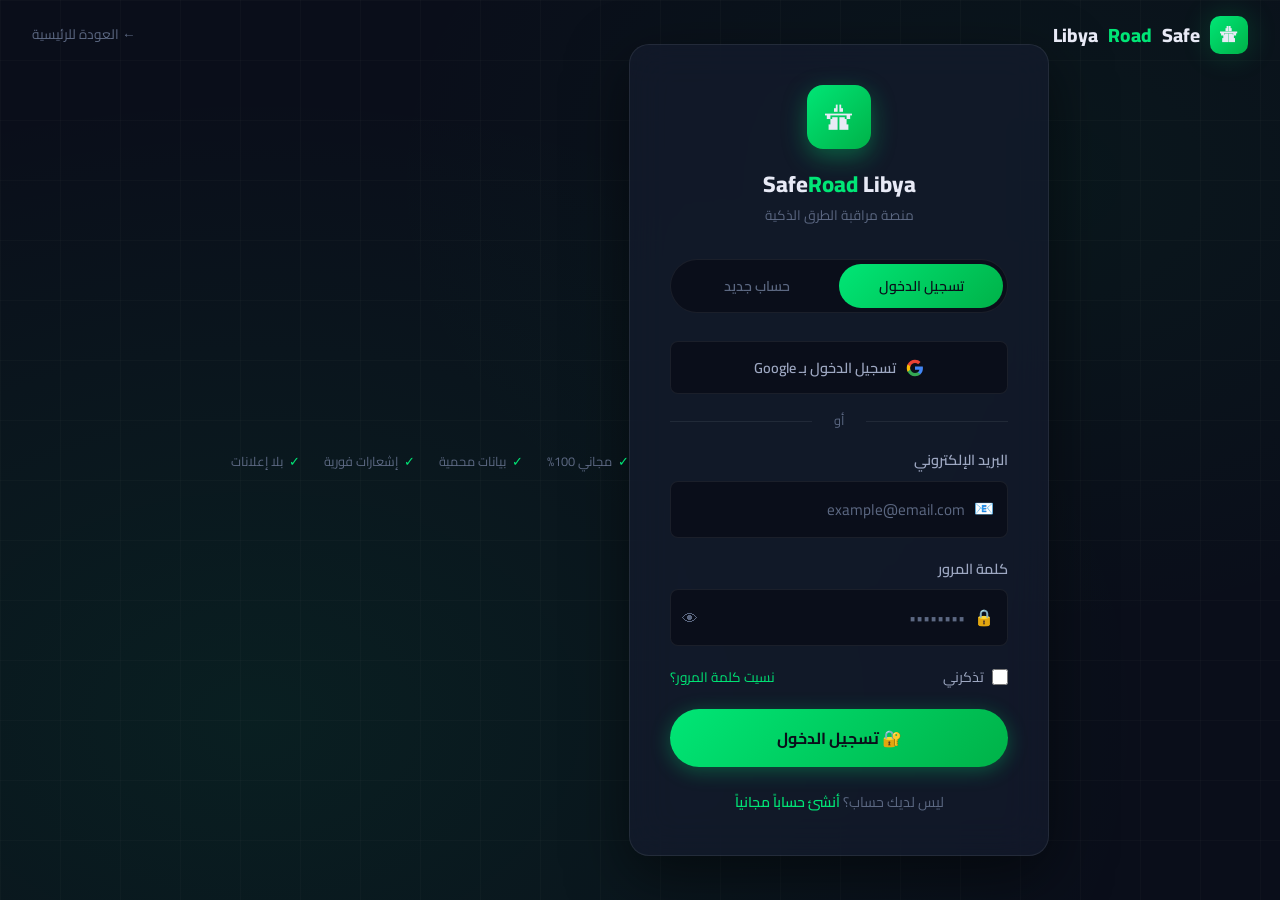
<file: login.html>
<!DOCTYPE html>
<html lang="ar" dir="rtl">
<head>
  <meta charset="UTF-8" />
  <meta name="viewport" content="width=device-width, initial-scale=1.0" />
  <title>تسجيل الدخول – SafeRoad Libya</title>
  <style>
/* =============================================
   SafeRoad Libya - style.css
   تصميم احترافي - داكن + أخضر + أبيض
   ============================================= */

/* === الخطوط === */
@import url('https://fonts.googleapis.com/css2?family=Cairo:wght@300;400;500;600;700;800;900&family=Tajawal:wght@300;400;500;700;800&display=swap');

/* === متغيرات الألوان === */
:root {
  --bg-primary:    #0a0e1a;
  --bg-secondary:  #0f1629;
  --bg-card:       #141c2e;
  --bg-card-hover: #1a2540;
  --green-main:    #00e676;
  --green-dark:    #00b248;
  --green-glow:    rgba(0, 230, 118, 0.18);
  --green-subtle:  rgba(0, 230, 118, 0.08);
  --accent-red:    #ff4b4b;
  --accent-yellow: #ffd740;
  --accent-gray:   #9e9e9e;
  --text-primary:  #e8eaf6;
  --text-secondary:#9ea8c2;
  --text-muted:    #5c6882;
  --border:        rgba(255,255,255,0.07);
  --border-green:  rgba(0, 230, 118, 0.3);
  --shadow-card:   0 8px 32px rgba(0,0,0,0.4);
  --shadow-green:  0 0 30px rgba(0, 230, 118, 0.2);
  --radius:        14px;
  --radius-sm:     8px;
  --transition:    all 0.3s cubic-bezier(0.4, 0, 0.2, 1);
}

/* === إعادة تعيين === */
*, *::before, *::after { box-sizing: border-box; margin: 0; padding: 0; }

html {
  scroll-behavior: smooth;
  font-size: 16px;
}

body {
  font-family: 'Cairo', 'Tajawal', sans-serif;
  background: var(--bg-primary);
  color: var(--text-primary);
  direction: rtl;
  text-align: right;
  line-height: 1.7;
  overflow-x: hidden;
  opacity: 0;
  transition: opacity 0.4s ease;
}

a { text-decoration: none; color: inherit; transition: var(--transition); }
ul, ol { list-style: none; }
img { max-width: 100%; display: block; }
button { cursor: pointer; font-family: inherit; border: none; outline: none; }
input, textarea, select { font-family: inherit; direction: rtl; }

/* === شريط التمرير === */
::-webkit-scrollbar { width: 6px; }
::-webkit-scrollbar-track { background: var(--bg-primary); }
::-webkit-scrollbar-thumb { background: var(--green-dark); border-radius: 3px; }

/* =============================================
   NAVBAR
   ============================================= */
.navbar {
  position: fixed;
  top: 0; right: 0; left: 0;
  z-index: 1000;
  display: flex;
  align-items: center;
  justify-content: space-between;
  padding: 0 2.5rem;
  height: 70px;
  background: rgba(10, 14, 26, 0.85);
  backdrop-filter: blur(20px);
  border-bottom: 1px solid var(--border);
  transition: var(--transition);
}

.navbar.scrolled {
  background: rgba(10, 14, 26, 0.98);
  box-shadow: 0 4px 30px rgba(0,0,0,0.5);
}

.nav-logo {
  display: flex;
  align-items: center;
  gap: 10px;
  font-size: 1.4rem;
  font-weight: 800;
  color: var(--text-primary);
}

.nav-logo .logo-icon {
  width: 38px; height: 38px;
  background: linear-gradient(135deg, var(--green-main), var(--green-dark));
  border-radius: 10px;
  display: flex; align-items: center; justify-content: center;
  font-size: 1.1rem;
  box-shadow: var(--shadow-green);
}

.nav-logo span { color: var(--green-main); }

.nav-links {
  display: flex;
  align-items: center;
  gap: 0.3rem;
}

.nav-links a {
  padding: 8px 16px;
  border-radius: var(--radius-sm);
  font-size: 0.92rem;
  font-weight: 500;
  color: var(--text-secondary);
  transition: var(--transition);
  position: relative;
}

.nav-links a:hover,
.nav-links a.active {
  color: var(--green-main);
  background: var(--green-subtle);
}

.nav-links a.active::after {
  content: '';
  position: absolute;
  bottom: 4px; left: 50%; transform: translateX(-50%);
  width: 4px; height: 4px;
  background: var(--green-main);
  border-radius: 50%;
}

.nav-actions {
  display: flex;
  align-items: center;
  gap: 12px;
}

.btn-nav-login {
  padding: 9px 22px;
  border-radius: 50px;
  background: transparent;
  border: 1px solid var(--border-green);
  color: var(--green-main);
  font-size: 0.88rem;
  font-weight: 600;
  transition: var(--transition);
}

.btn-nav-login:hover {
  background: var(--green-subtle);
  box-shadow: var(--shadow-green);
}

/* Mobile Menu Button */
.hamburger {
  display: none;
  flex-direction: column;
  gap: 5px;
  background: none;
  border: none;
  padding: 6px;
  cursor: pointer;
}

.hamburger span {
  width: 24px; height: 2px;
  background: var(--text-primary);
  border-radius: 2px;
  transition: var(--transition);
  display: block;
}

.hamburger.open span:nth-child(1) { transform: translateY(7px) rotate(45deg); }
.hamburger.open span:nth-child(2) { opacity: 0; }
.hamburger.open span:nth-child(3) { transform: translateY(-7px) rotate(-45deg); }

.mobile-menu {
  display: none;
  position: fixed;
  top: 70px; right: 0; left: 0;
  background: var(--bg-secondary);
  border-bottom: 1px solid var(--border);
  padding: 1.5rem;
  z-index: 999;
  flex-direction: column;
  gap: 8px;
  animation: slideDown 0.3s ease;
}

.mobile-menu.open { display: flex; }

.mobile-menu a {
  padding: 12px 16px;
  border-radius: var(--radius-sm);
  font-size: 1rem;
  font-weight: 500;
  color: var(--text-secondary);
  border-bottom: 1px solid var(--border);
  transition: var(--transition);
}

.mobile-menu a:last-child { border-bottom: none; }
.mobile-menu a:hover, .mobile-menu a.active { color: var(--green-main); background: var(--green-subtle); }

@keyframes slideDown {
  from { opacity: 0; transform: translateY(-10px); }
  to   { opacity: 1; transform: translateY(0); }
}

/* =============================================
   BUTTONS
   ============================================= */
.btn-primary {
  display: inline-flex;
  align-items: center;
  gap: 8px;
  padding: 13px 28px;
  background: linear-gradient(135deg, var(--green-main), var(--green-dark));
  color: #0a0e1a;
  border-radius: 50px;
  font-weight: 700;
  font-size: 0.95rem;
  border: none;
  transition: var(--transition);
  box-shadow: 0 4px 20px rgba(0, 230, 118, 0.3);
}

.btn-primary:hover {
  transform: translateY(-2px);
  box-shadow: 0 8px 30px rgba(0, 230, 118, 0.45);
}

.btn-secondary {
  display: inline-flex;
  align-items: center;
  gap: 8px;
  padding: 12px 26px;
  background: transparent;
  color: var(--text-primary);
  border-radius: 50px;
  font-weight: 600;
  font-size: 0.95rem;
  border: 1px solid var(--border);
  transition: var(--transition);
}

.btn-secondary:hover {
  border-color: var(--green-main);
  color: var(--green-main);
  background: var(--green-subtle);
}

.btn-outline-green {
  display: inline-flex;
  align-items: center;
  gap: 8px;
  padding: 10px 22px;
  background: transparent;
  color: var(--green-main);
  border-radius: var(--radius-sm);
  font-weight: 600;
  font-size: 0.88rem;
  border: 1px solid var(--border-green);
  transition: var(--transition);
}

.btn-outline-green:hover {
  background: var(--green-subtle);
  box-shadow: var(--shadow-green);
}

/* =============================================
   CARDS
   ============================================= */
.card {
  background: var(--bg-card);
  border: 1px solid var(--border);
  border-radius: var(--radius);
  padding: 1.5rem;
  transition: var(--transition);
  position: relative;
  overflow: hidden;
}

.card:hover {
  border-color: var(--border-green);
  box-shadow: var(--shadow-card);
  transform: translateY(-3px);
}

.card::before {
  content: '';
  position: absolute;
  top: 0; right: 0; left: 0;
  height: 2px;
  background: linear-gradient(90deg, transparent, var(--green-main), transparent);
  opacity: 0;
  transition: var(--transition);
}

.card:hover::before { opacity: 1; }

/* =============================================
   BADGES / STATUS
   ============================================= */
.badge {
  display: inline-flex;
  align-items: center;
  gap: 5px;
  padding: 4px 12px;
  border-radius: 50px;
  font-size: 0.78rem;
  font-weight: 600;
}

.badge-safe    { background: rgba(0,230,118,0.15); color: var(--green-main); }
.badge-danger  { background: rgba(255,75,75,0.15);  color: var(--accent-red); }
.badge-warning { background: rgba(255,215,64,0.15); color: var(--accent-yellow); }
.badge-closed  { background: rgba(158,158,158,0.15);color: var(--accent-gray); }

.status-dot {
  width: 7px; height: 7px;
  border-radius: 50%;
  display: inline-block;
}
.status-dot.safe    { background: var(--green-main); box-shadow: 0 0 6px var(--green-main); animation: pulse-green 2s infinite; }
.status-dot.danger  { background: var(--accent-red); box-shadow: 0 0 6px var(--accent-red); animation: pulse-red 2s infinite; }
.status-dot.warning { background: var(--accent-yellow); }
.status-dot.closed  { background: var(--accent-gray); }

@keyframes pulse-green {
  0%, 100% { box-shadow: 0 0 6px var(--green-main); }
  50%       { box-shadow: 0 0 14px var(--green-main); }
}
@keyframes pulse-red {
  0%, 100% { box-shadow: 0 0 6px var(--accent-red); }
  50%       { box-shadow: 0 0 14px var(--accent-red); }
}

/* =============================================
   SECTION TITLES
   ============================================= */
.section-label {
  display: inline-flex;
  align-items: center;
  gap: 8px;
  padding: 6px 14px;
  background: var(--green-subtle);
  border: 1px solid var(--border-green);
  border-radius: 50px;
  color: var(--green-main);
  font-size: 0.82rem;
  font-weight: 600;
  margin-bottom: 1.2rem;
}

.section-title {
  font-size: clamp(1.6rem, 3vw, 2.4rem);
  font-weight: 800;
  color: var(--text-primary);
  line-height: 1.3;
  margin-bottom: 0.8rem;
}

.section-title span { color: var(--green-main); }

.section-desc {
  color: var(--text-secondary);
  font-size: 1rem;
  max-width: 560px;
  margin-bottom: 2.5rem;
}

/* =============================================
   FORMS & INPUTS
   ============================================= */
.form-group {
  display: flex;
  flex-direction: column;
  gap: 8px;
  margin-bottom: 1.2rem;
}

.form-group label {
  font-size: 0.9rem;
  font-weight: 600;
  color: var(--text-secondary);
}

.form-control {
  padding: 13px 16px;
  background: var(--bg-primary);
  border: 1px solid var(--border);
  border-radius: var(--radius-sm);
  color: var(--text-primary);
  font-size: 0.95rem;
  transition: var(--transition);
  width: 100%;
}

.form-control:focus {
  border-color: var(--green-main);
  outline: none;
  box-shadow: 0 0 0 3px var(--green-glow);
}

.form-control::placeholder { color: var(--text-muted); }

select.form-control option { background: var(--bg-secondary); }

/* =============================================
   FOOTER
   ============================================= */
.footer {
  background: var(--bg-secondary);
  border-top: 1px solid var(--border);
  padding: 3rem 2.5rem 1.5rem;
}

.footer-grid {
  display: grid;
  grid-template-columns: 2fr 1fr 1fr 1fr;
  gap: 3rem;
  margin-bottom: 2rem;
}

.footer-brand .nav-logo { margin-bottom: 1rem; font-size: 1.2rem; }
.footer-brand p { color: var(--text-muted); font-size: 0.88rem; line-height: 1.8; max-width: 260px; }

.footer-col h4 {
  font-size: 0.88rem;
  font-weight: 700;
  color: var(--green-main);
  margin-bottom: 1.2rem;
  text-transform: uppercase;
  letter-spacing: 0.5px;
}

.footer-col ul { display: flex; flex-direction: column; gap: 8px; }
.footer-col ul a { color: var(--text-muted); font-size: 0.88rem; transition: var(--transition); }
.footer-col ul a:hover { color: var(--green-main); padding-right: 6px; }

.footer-bottom {
  border-top: 1px solid var(--border);
  padding-top: 1.2rem;
  display: flex;
  align-items: center;
  justify-content: space-between;
  color: var(--text-muted);
  font-size: 0.82rem;
}

.footer-bottom span { color: var(--green-main); }

.social-links { display: flex; gap: 10px; }
.social-link {
  width: 34px; height: 34px;
  border-radius: 8px;
  background: var(--bg-card);
  border: 1px solid var(--border);
  display: flex; align-items: center; justify-content: center;
  color: var(--text-muted);
  font-size: 0.9rem;
  transition: var(--transition);
}
.social-link:hover { border-color: var(--green-main); color: var(--green-main); }

/* =============================================
   HERO - index.html
   ============================================= */
.hero {
  min-height: 100vh;
  display: flex;
  align-items: center;
  position: relative;
  padding: 100px 2.5rem 4rem;
  overflow: hidden;
}

.hero-bg {
  position: absolute;
  inset: 0;
  background:
    radial-gradient(ellipse 80% 50% at 50% -10%, rgba(0,230,118,0.12), transparent),
    radial-gradient(ellipse 60% 60% at 80% 100%, rgba(0,178,72,0.08), transparent),
    linear-gradient(180deg, var(--bg-primary) 0%, var(--bg-secondary) 100%);
}

.hero-grid-lines {
  position: absolute;
  inset: 0;
  background-image:
    linear-gradient(rgba(255,255,255,0.025) 1px, transparent 1px),
    linear-gradient(90deg, rgba(255,255,255,0.025) 1px, transparent 1px);
  background-size: 50px 50px;
}

.hero-content {
  position: relative;
  z-index: 2;
  max-width: 680px;
}

.hero-badge {
  display: inline-flex;
  align-items: center;
  gap: 8px;
  padding: 7px 16px;
  background: var(--green-subtle);
  border: 1px solid var(--border-green);
  border-radius: 50px;
  color: var(--green-main);
  font-size: 0.83rem;
  font-weight: 600;
  margin-bottom: 1.5rem;
  animation: fadeInDown 0.6s ease both;
}

.hero-badge .dot { width: 6px; height: 6px; background: var(--green-main); border-radius: 50%; animation: pulse-green 1.5s infinite; }

.hero h1 {
  font-size: clamp(2.2rem, 5vw, 3.8rem);
  font-weight: 900;
  line-height: 1.2;
  margin-bottom: 1.2rem;
  animation: fadeInUp 0.7s ease 0.1s both;
}

.hero h1 .highlight {
  background: linear-gradient(135deg, var(--green-main), #69f0ae);
  -webkit-background-clip: text;
  -webkit-text-fill-color: transparent;
  background-clip: text;
}

.hero p {
  font-size: 1.1rem;
  color: var(--text-secondary);
  margin-bottom: 2rem;
  animation: fadeInUp 0.7s ease 0.2s both;
  max-width: 540px;
}

.hero-actions {
  display: flex;
  gap: 14px;
  flex-wrap: wrap;
  animation: fadeInUp 0.7s ease 0.3s both;
  margin-bottom: 2.5rem;
}

.hero-stats {
  display: flex;
  gap: 2rem;
  animation: fadeInUp 0.7s ease 0.4s both;
}

.hero-stat .num {
  font-size: 1.8rem;
  font-weight: 800;
  color: var(--green-main);
  line-height: 1;
}

.hero-stat .lbl {
  font-size: 0.8rem;
  color: var(--text-muted);
  margin-top: 3px;
}

/* Floating cards */
.hero-visual {
  position: absolute;
  left: 4%;
  top: 50%;
  transform: translateY(-50%);
  display: flex;
  flex-direction: column;
  gap: 14px;
  z-index: 2;
  animation: fadeInLeft 0.8s ease 0.5s both;
}

.float-card {
  background: var(--bg-card);
  border: 1px solid var(--border);
  border-radius: var(--radius);
  padding: 1rem 1.2rem;
  min-width: 200px;
  display: flex;
  align-items: center;
  gap: 12px;
  animation: float 4s ease-in-out infinite;
  backdrop-filter: blur(10px);
}

.float-card:nth-child(2) { animation-delay: 1s; margin-right: 20px; }
.float-card:nth-child(3) { animation-delay: 2s; }

.float-card .icon {
  width: 40px; height: 40px;
  border-radius: 10px;
  display: flex; align-items: center; justify-content: center;
  font-size: 1.1rem;
  flex-shrink: 0;
}

.float-card .info { flex: 1; }
.float-card .info .title { font-size: 0.8rem; color: var(--text-muted); }
.float-card .info .value { font-size: 1rem; font-weight: 700; }

@keyframes float {
  0%, 100% { transform: translateY(0); }
  50%       { transform: translateY(-8px); }
}

/* =============================================
   SEARCH SECTION - index.html
   ============================================= */
.search-section {
  padding: 0 2.5rem 4rem;
  position: relative;
  z-index: 2;
}

.search-box {
  background: var(--bg-card);
  border: 1px solid var(--border);
  border-radius: var(--radius);
  padding: 2rem;
  max-width: 800px;
  margin: 0 auto;
  box-shadow: var(--shadow-card);
  position: relative;
  top: -30px;
}

.search-box h3 {
  font-size: 1.1rem;
  font-weight: 700;
  margin-bottom: 1.2rem;
  color: var(--text-primary);
}

.search-row {
  display: grid;
  grid-template-columns: 1fr 1fr auto;
  gap: 12px;
  align-items: end;
}

.search-row .btn-primary { white-space: nowrap; height: 48px; }

/* =============================================
   STATUS CARDS SECTION
   ============================================= */
.status-section {
  padding: 3rem 2.5rem;
  background: var(--bg-secondary);
}

.status-grid {
  display: grid;
  grid-template-columns: repeat(4, 1fr);
  gap: 1.2rem;
  margin-top: 2rem;
}

.status-card {
  background: var(--bg-card);
  border: 1px solid var(--border);
  border-radius: var(--radius);
  padding: 1.5rem;
  transition: var(--transition);
  cursor: pointer;
  position: relative;
  overflow: hidden;
}

.status-card::after {
  content: '';
  position: absolute;
  bottom: 0; right: 0; left: 0;
  height: 3px;
  border-radius: 0 0 var(--radius) var(--radius);
  transition: var(--transition);
}

.status-card.safe::after   { background: var(--green-main); }
.status-card.danger::after { background: var(--accent-red); }
.status-card.warn::after   { background: var(--accent-yellow); }
.status-card.closed::after { background: var(--accent-gray); }

.status-card:hover { transform: translateY(-4px); border-color: rgba(255,255,255,0.15); }

.status-card .sc-icon {
  width: 50px; height: 50px;
  border-radius: 12px;
  display: flex; align-items: center; justify-content: center;
  font-size: 1.3rem;
  margin-bottom: 1rem;
}

.status-card.safe   .sc-icon { background: rgba(0,230,118,0.1);  color: var(--green-main); }
.status-card.danger .sc-icon { background: rgba(255,75,75,0.1);  color: var(--accent-red); }
.status-card.warn   .sc-icon { background: rgba(255,215,64,0.1); color: var(--accent-yellow); }
.status-card.closed .sc-icon { background: rgba(158,158,158,0.1);color: var(--accent-gray); }

.status-card .sc-num {
  font-size: 2.4rem;
  font-weight: 900;
  line-height: 1;
  margin-bottom: 4px;
}

.status-card.safe   .sc-num { color: var(--green-main); }
.status-card.danger .sc-num { color: var(--accent-red); }
.status-card.warn   .sc-num { color: var(--accent-yellow); }
.status-card.closed .sc-num { color: var(--accent-gray); }

.status-card .sc-label { font-size: 0.9rem; color: var(--text-secondary); font-weight: 500; }
.status-card .sc-sub   { font-size: 0.78rem; color: var(--text-muted); margin-top: 6px; }

/* =============================================
   FEATURED ROADS - index.html
   ============================================= */
.roads-section { padding: 4rem 2.5rem; }

.roads-list { display: flex; flex-direction: column; gap: 1rem; }

.road-item {
  background: var(--bg-card);
  border: 1px solid var(--border);
  border-radius: var(--radius);
  padding: 1.2rem 1.5rem;
  display: flex;
  align-items: center;
  gap: 1.2rem;
  transition: var(--transition);
}

.road-item:hover { border-color: var(--border-green); transform: translateX(-4px); }

.road-item .road-num {
  width: 42px; height: 42px;
  background: var(--bg-primary);
  border: 1px solid var(--border);
  border-radius: 10px;
  display: flex; align-items: center; justify-content: center;
  font-size: 0.8rem;
  font-weight: 700;
  color: var(--text-muted);
  flex-shrink: 0;
}

.road-item .road-info { flex: 1; }
.road-item .road-name { font-weight: 700; font-size: 1rem; color: var(--text-primary); }
.road-item .road-cities { font-size: 0.83rem; color: var(--text-muted); margin-top: 2px; }

.road-item .road-meta {
  display: flex;
  align-items: center;
  gap: 1rem;
  flex-shrink: 0;
}

.road-item .road-dist { font-size: 0.85rem; color: var(--text-secondary); }
.road-item .road-time { font-size: 0.85rem; color: var(--text-muted); }

/* =============================================
   STATISTICS - index.html
   ============================================= */
.stats-section {
  padding: 4rem 2.5rem;
  background: var(--bg-secondary);
}

.stats-grid {
  display: grid;
  grid-template-columns: repeat(4, 1fr);
  gap: 2rem;
  text-align: center;
}

.stat-item { padding: 1.5rem; }
.stat-item .num {
  font-size: clamp(2rem, 4vw, 3rem);
  font-weight: 900;
  color: var(--green-main);
  line-height: 1;
  display: block;
}
.stat-item .unit { font-size: 1.2rem; }
.stat-item .label { color: var(--text-secondary); font-size: 0.9rem; margin-top: 6px; }
.stat-divider {
  width: 1px;
  background: var(--border);
  margin: 1rem 0;
  height: auto;
}

/* =============================================
   ROADS PAGE - roads.html
   ============================================= */
.page-header {
  padding: 120px 2.5rem 3rem;
  background: var(--bg-secondary);
  border-bottom: 1px solid var(--border);
  position: relative;
  overflow: hidden;
}

.page-header::before {
  content: '';
  position: absolute;
  top: 0; right: 0; left: 0;
  height: 100%;
  background: radial-gradient(ellipse 60% 80% at 50% 0%, rgba(0,230,118,0.07), transparent);
}

.page-header-content { position: relative; z-index: 1; }
.page-header h1 { font-size: clamp(1.8rem, 3.5vw, 2.8rem); font-weight: 900; margin-bottom: 0.5rem; }
.page-header p  { color: var(--text-secondary); }

/* Map */
.map-container {
  background: var(--bg-card);
  border: 1px solid var(--border);
  border-radius: var(--radius);
  overflow: hidden;
  height: 420px;
  position: relative;
}

.map-placeholder {
  width: 100%; height: 100%;
  display: flex;
  flex-direction: column;
  align-items: center;
  justify-content: center;
  background: linear-gradient(135deg, #0d1520, #0a1a12);
  position: relative;
  overflow: hidden;
}

/* SVG Road Map */
.map-svg { width: 100%; height: 100%; }

.map-legend {
  position: absolute;
  bottom: 14px;
  right: 14px;
  background: rgba(10,14,26,0.88);
  border: 1px solid var(--border);
  border-radius: var(--radius-sm);
  padding: 10px 14px;
  display: flex;
  gap: 14px;
  backdrop-filter: blur(10px);
}

.legend-item {
  display: flex;
  align-items: center;
  gap: 6px;
  font-size: 0.78rem;
  color: var(--text-secondary);
}

.legend-line {
  width: 20px; height: 3px;
  border-radius: 2px;
}

.roads-page-layout {
  display: grid;
  grid-template-columns: 1fr 1.5fr;
  gap: 1.5rem;
  padding: 2rem 2.5rem;
  align-items: start;
}

.search-panel { display: flex; flex-direction: column; gap: 1rem; }

.route-result-card {
  background: var(--bg-card);
  border: 1px solid var(--border);
  border-radius: var(--radius);
  padding: 1.2rem 1.5rem;
  transition: var(--transition);
}

.route-result-card:hover { border-color: var(--border-green); }

.route-result-header {
  display: flex;
  align-items: center;
  justify-content: space-between;
  margin-bottom: 10px;
}

.route-cities {
  font-weight: 700;
  font-size: 1.05rem;
  display: flex;
  align-items: center;
  gap: 8px;
}

.route-cities .arrow { color: var(--text-muted); font-size: 0.85rem; }

.route-meta {
  display: flex;
  gap: 1.2rem;
  margin-top: 10px;
  padding-top: 10px;
  border-top: 1px solid var(--border);
}

.route-meta-item { display: flex; flex-direction: column; }
.route-meta-item .rm-label { font-size: 0.75rem; color: var(--text-muted); }
.route-meta-item .rm-value { font-size: 0.9rem; font-weight: 600; color: var(--text-primary); }

/* =============================================
   REPORTS PAGE - reports.html
   ============================================= */
.reports-layout {
  display: grid;
  grid-template-columns: 1fr 2fr;
  gap: 1.5rem;
  padding: 2rem 2.5rem;
  align-items: start;
}

.filter-panel { display: flex; flex-direction: column; gap: 0.7rem; }

.filter-btn {
  display: flex;
  align-items: center;
  gap: 10px;
  padding: 12px 16px;
  border-radius: var(--radius-sm);
  background: var(--bg-card);
  border: 1px solid var(--border);
  color: var(--text-secondary);
  font-size: 0.9rem;
  font-weight: 500;
  width: 100%;
  text-align: right;
  transition: var(--transition);
  cursor: pointer;
}

.filter-btn:hover, .filter-btn.active {
  border-color: var(--green-main);
  color: var(--green-main);
  background: var(--green-subtle);
}

.filter-btn .count {
  margin-right: auto;
  background: var(--bg-primary);
  padding: 2px 8px;
  border-radius: 50px;
  font-size: 0.75rem;
  color: var(--text-muted);
}

.report-card {
  background: var(--bg-card);
  border: 1px solid var(--border);
  border-radius: var(--radius);
  padding: 1.2rem 1.5rem;
  transition: var(--transition);
  display: flex;
  gap: 14px;
}

.report-card:hover { border-color: var(--border-green); transform: translateX(-4px); }

.report-card .report-icon {
  width: 44px; height: 44px;
  border-radius: 10px;
  display: flex; align-items: center; justify-content: center;
  font-size: 1.1rem;
  flex-shrink: 0;
}

.report-card.danger  .report-icon { background: rgba(255,75,75,0.1);  color: var(--accent-red); }
.report-card.warning .report-icon { background: rgba(255,215,64,0.1); color: var(--accent-yellow); }
.report-card.closed  .report-icon { background: rgba(158,158,158,0.1);color: var(--accent-gray); }
.report-card.safe    .report-icon { background: rgba(0,230,118,0.1);  color: var(--green-main); }

.report-card .report-body { flex: 1; }
.report-card .report-title { font-weight: 700; font-size: 0.98rem; margin-bottom: 4px; }
.report-card .report-location { font-size: 0.83rem; color: var(--text-muted); margin-bottom: 6px; display: flex; align-items: center; gap: 4px; }
.report-card .report-desc { font-size: 0.85rem; color: var(--text-secondary); line-height: 1.6; }
.report-card .report-footer { display: flex; align-items: center; justify-content: space-between; margin-top: 8px; padding-top: 8px; border-top: 1px solid var(--border); }
.report-card .report-time { font-size: 0.78rem; color: var(--text-muted); display: flex; align-items: center; gap: 4px; }
.report-card .report-votes { font-size: 0.78rem; color: var(--text-secondary); display: flex; align-items: center; gap: 4px; }

/* Add Report Button */
.fab {
  position: fixed;
  bottom: 2rem;
  left: 2rem;
  width: 56px; height: 56px;
  border-radius: 50%;
  background: linear-gradient(135deg, var(--green-main), var(--green-dark));
  color: #0a0e1a;
  display: flex; align-items: center; justify-content: center;
  font-size: 1.4rem;
  font-weight: 700;
  box-shadow: 0 6px 24px rgba(0,230,118,0.4);
  border: none;
  cursor: pointer;
  transition: var(--transition);
  z-index: 100;
}

.fab:hover { transform: scale(1.1) rotate(45deg); box-shadow: 0 8px 32px rgba(0,230,118,0.6); }

/* Modal */
.modal-overlay {
  display: none;
  position: fixed;
  inset: 0;
  background: rgba(0,0,0,0.75);
  z-index: 2000;
  align-items: center;
  justify-content: center;
  backdrop-filter: blur(4px);
}

.modal-overlay.open { display: flex; }

.modal {
  background: var(--bg-card);
  border: 1px solid var(--border);
  border-radius: var(--radius);
  padding: 2rem;
  width: 90%;
  max-width: 500px;
  animation: scaleIn 0.3s ease;
}

@keyframes scaleIn {
  from { opacity: 0; transform: scale(0.9); }
  to   { opacity: 1; transform: scale(1); }
}

.modal-header { display: flex; align-items: center; justify-content: space-between; margin-bottom: 1.5rem; }
.modal-header h3 { font-size: 1.1rem; font-weight: 700; }

.modal-close {
  width: 32px; height: 32px;
  border-radius: 8px;
  background: var(--bg-primary);
  border: 1px solid var(--border);
  color: var(--text-muted);
  display: flex; align-items: center; justify-content: center;
  cursor: pointer;
  transition: var(--transition);
  font-size: 1rem;
}

.modal-close:hover { border-color: var(--accent-red); color: var(--accent-red); }

/* =============================================
   DASHBOARD - dashboard.html
   ============================================= */
.dashboard-grid {
  display: grid;
  grid-template-columns: repeat(4, 1fr);
  gap: 1.2rem;
  padding: 2rem 2.5rem 1.5rem;
}

.dash-card {
  background: var(--bg-card);
  border: 1px solid var(--border);
  border-radius: var(--radius);
  padding: 1.4rem;
  position: relative;
  overflow: hidden;
  transition: var(--transition);
}

.dash-card:hover { transform: translateY(-3px); box-shadow: var(--shadow-card); }

.dash-card .dc-icon {
  width: 48px; height: 48px;
  border-radius: 12px;
  display: flex; align-items: center; justify-content: center;
  font-size: 1.2rem;
  margin-bottom: 1rem;
}

.dash-card.green  .dc-icon { background: rgba(0,230,118,0.1);  color: var(--green-main); }
.dash-card.red    .dc-icon { background: rgba(255,75,75,0.1);  color: var(--accent-red); }
.dash-card.yellow .dc-icon { background: rgba(255,215,64,0.1); color: var(--accent-yellow); }
.dash-card.gray   .dc-icon { background: rgba(158,158,158,0.1);color: var(--accent-gray); }

.dash-card .dc-num {
  font-size: 2.2rem;
  font-weight: 900;
  line-height: 1;
  margin-bottom: 4px;
}

.dash-card.green  .dc-num { color: var(--green-main); }
.dash-card.red    .dc-num { color: var(--accent-red); }
.dash-card.yellow .dc-num { color: var(--accent-yellow); }
.dash-card.gray   .dc-num { color: var(--accent-gray); }

.dash-card .dc-label { font-size: 0.9rem; color: var(--text-secondary); }
.dash-card .dc-change { font-size: 0.78rem; color: var(--text-muted); margin-top: 8px; }
.dash-card .dc-change.up   { color: var(--green-main); }
.dash-card .dc-change.down { color: var(--accent-red); }

/* Progress bar */
.progress-bar {
  height: 4px;
  background: var(--bg-primary);
  border-radius: 2px;
  margin-top: 10px;
  overflow: hidden;
}

.progress-fill {
  height: 100%;
  border-radius: 2px;
  transition: width 1s ease;
}

.dash-card.green  .progress-fill { background: var(--green-main); }
.dash-card.red    .progress-fill { background: var(--accent-red); }
.dash-card.yellow .progress-fill { background: var(--accent-yellow); }
.dash-card.gray   .progress-fill { background: var(--accent-gray); }

/* Tips Section */
.tips-grid {
  display: grid;
  grid-template-columns: repeat(3, 1fr);
  gap: 1.2rem;
  padding: 0 2.5rem 3rem;
}

.tip-card {
  background: var(--bg-card);
  border: 1px solid var(--border);
  border-radius: var(--radius);
  padding: 1.4rem;
  transition: var(--transition);
}

.tip-card:hover { border-color: var(--border-green); transform: translateY(-3px); }

.tip-card .tip-num {
  font-size: 2.5rem;
  font-weight: 900;
  color: var(--green-subtle);
  color: rgba(0,230,118,0.12);
  line-height: 1;
  margin-bottom: 0.5rem;
}

.tip-card h4 { font-size: 0.98rem; font-weight: 700; margin-bottom: 6px; }
.tip-card p  { font-size: 0.85rem; color: var(--text-muted); line-height: 1.7; }

/* =============================================
   CONTACT PAGE - contact.html
   ============================================= */
.contact-layout {
  display: grid;
  grid-template-columns: 1fr 1.6fr;
  gap: 2rem;
  padding: 3rem 2.5rem;
  align-items: start;
}

.contact-info { display: flex; flex-direction: column; gap: 1rem; }

.contact-card {
  background: var(--bg-card);
  border: 1px solid var(--border);
  border-radius: var(--radius);
  padding: 1.3rem 1.5rem;
  display: flex;
  align-items: center;
  gap: 14px;
  transition: var(--transition);
}

.contact-card:hover { border-color: var(--border-green); }

.contact-card .cc-icon {
  width: 44px; height: 44px;
  border-radius: 10px;
  background: var(--green-subtle);
  border: 1px solid var(--border-green);
  display: flex; align-items: center; justify-content: center;
  font-size: 1.1rem;
  color: var(--green-main);
  flex-shrink: 0;
}

.contact-card .cc-info { flex: 1; }
.contact-card .cc-label { font-size: 0.78rem; color: var(--text-muted); }
.contact-card .cc-value { font-size: 0.92rem; font-weight: 600; }

.contact-form-wrap {
  background: var(--bg-card);
  border: 1px solid var(--border);
  border-radius: var(--radius);
  padding: 2rem;
}

.contact-form-wrap h3 { font-size: 1.2rem; font-weight: 700; margin-bottom: 1.5rem; }

textarea.form-control { resize: vertical; min-height: 120px; }

/* =============================================
   LOGIN PAGE - login.html
   ============================================= */
.login-page {
  min-height: 100vh;
  display: flex;
  align-items: center;
  justify-content: center;
  padding: 2rem;
  background: var(--bg-primary);
  position: relative;
  overflow: hidden;
}

.login-page::before {
  content: '';
  position: absolute;
  inset: 0;
  background:
    radial-gradient(ellipse 70% 70% at 20% 80%, rgba(0,230,118,0.08), transparent),
    radial-gradient(ellipse 50% 50% at 80% 20%, rgba(0,178,72,0.06), transparent);
}

.login-grid-lines {
  position: absolute;
  inset: 0;
  background-image:
    linear-gradient(rgba(255,255,255,0.02) 1px, transparent 1px),
    linear-gradient(90deg, rgba(255,255,255,0.02) 1px, transparent 1px);
  background-size: 60px 60px;
}

.login-card {
  position: relative;
  z-index: 2;
  background: rgba(20, 28, 46, 0.7);
  border: 1px solid rgba(255,255,255,0.08);
  border-radius: 20px;
  padding: 2.5rem;
  width: 100%;
  max-width: 420px;
  backdrop-filter: blur(20px);
  box-shadow: 0 20px 60px rgba(0,0,0,0.5);
  animation: scaleIn 0.4s ease;
}

.login-logo {
  text-align: center;
  margin-bottom: 2rem;
}

.login-logo .logo-circle {
  width: 64px; height: 64px;
  background: linear-gradient(135deg, var(--green-main), var(--green-dark));
  border-radius: 16px;
  display: flex; align-items: center; justify-content: center;
  font-size: 1.8rem;
  margin: 0 auto 1rem;
  box-shadow: 0 8px 24px rgba(0,230,118,0.35);
}

.login-logo h2 { font-size: 1.4rem; font-weight: 800; }
.login-logo p  { color: var(--text-muted); font-size: 0.85rem; }

.login-divider {
  text-align: center;
  position: relative;
  margin: 1rem 0;
  color: var(--text-muted);
  font-size: 0.8rem;
}

.login-divider::before, .login-divider::after {
  content: '';
  position: absolute;
  top: 50%;
  width: 42%;
  height: 1px;
  background: var(--border);
}

.login-divider::before { right: 0; }
.login-divider::after  { left: 0; }

.remember-row {
  display: flex;
  align-items: center;
  justify-content: space-between;
  margin-bottom: 1.2rem;
}

.checkbox-label {
  display: flex;
  align-items: center;
  gap: 8px;
  font-size: 0.88rem;
  color: var(--text-secondary);
  cursor: pointer;
}

.checkbox-label input[type="checkbox"] { accent-color: var(--green-main); width: 16px; height: 16px; }

.login-footer {
  text-align: center;
  margin-top: 1.5rem;
  font-size: 0.88rem;
  color: var(--text-muted);
}

.login-footer a { color: var(--green-main); font-weight: 600; }
.login-footer a:hover { text-decoration: underline; }

/* Password toggle */
.input-group { position: relative; }
.input-group .form-control { padding-left: 42px; }
.input-toggle {
  position: absolute;
  left: 12px;
  top: 50%;
  transform: translateY(-50%);
  background: none;
  border: none;
  color: var(--text-muted);
  font-size: 1rem;
  cursor: pointer;
  transition: var(--transition);
}
.input-toggle:hover { color: var(--green-main); }

/* =============================================
   ANIMATIONS
   ============================================= */
@keyframes fadeInDown {
  from { opacity: 0; transform: translateY(-20px); }
  to   { opacity: 1; transform: translateY(0); }
}

@keyframes fadeInUp {
  from { opacity: 0; transform: translateY(24px); }
  to   { opacity: 1; transform: translateY(0); }
}

@keyframes fadeInLeft {
  from { opacity: 0; transform: translateX(30px); }
  to   { opacity: 1; transform: translateX(0); }
}

@keyframes fadeIn {
  from { opacity: 0; }
  to   { opacity: 1; }
}

.animate-in {
  opacity: 0;
  transform: translateY(20px);
  transition: opacity 0.6s ease, transform 0.6s ease;
}

.animate-in.visible {
  opacity: 1;
  transform: none;
}

/* =============================================
   UTILITY
   ============================================= */
.container { max-width: 1280px; margin: 0 auto; padding: 0 2.5rem; }
.section { padding: 4rem 2.5rem; }
.text-center { text-align: center; }
.text-muted  { color: var(--text-muted); }
.text-green  { color: var(--green-main); }
.mt-1 { margin-top: 0.5rem; }
.mt-2 { margin-top: 1rem; }
.mt-3 { margin-top: 1.5rem; }
.mb-1 { margin-bottom: 0.5rem; }
.mb-2 { margin-bottom: 1rem; }
.mb-3 { margin-bottom: 1.5rem; }

.divider { height: 1px; background: var(--border); margin: 0; }

.flex { display: flex; }
.flex-col { flex-direction: column; }
.items-center { align-items: center; }
.justify-between { justify-content: space-between; }
.gap-1 { gap: 0.5rem; }
.gap-2 { gap: 1rem; }
.gap-3 { gap: 1.5rem; }

.reports-list { display: flex; flex-direction: column; gap: 1rem; }

/* =============================================
   RESPONSIVE
   ============================================= */
@media (max-width: 1024px) {
  .status-grid  { grid-template-columns: repeat(2, 1fr); }
  .stats-grid   { grid-template-columns: repeat(2, 1fr); }
  .dashboard-grid { grid-template-columns: repeat(2, 1fr); }
  .footer-grid  { grid-template-columns: 1fr 1fr; gap: 2rem; }
  .roads-page-layout { grid-template-columns: 1fr; }
  .reports-layout { grid-template-columns: 1fr; }
  .contact-layout { grid-template-columns: 1fr; }
  .tips-grid { grid-template-columns: repeat(2, 1fr); }
  .hero-visual { display: none; }
}

@media (max-width: 768px) {
  .navbar { padding: 0 1.2rem; }
  .nav-links, .nav-actions .btn-nav-login { display: none; }
  .hamburger { display: flex; }

  .hero { padding: 90px 1.2rem 3rem; }
  .hero-stats { flex-wrap: wrap; gap: 1.2rem; }

  .search-row { grid-template-columns: 1fr; }

  .status-grid    { grid-template-columns: repeat(2, 1fr); }
  .stats-grid     { grid-template-columns: repeat(2, 1fr); }
  .dashboard-grid { grid-template-columns: repeat(2, 1fr); }
  .tips-grid      { grid-template-columns: 1fr; }
  .footer-grid    { grid-template-columns: 1fr; gap: 1.5rem; }
  .footer-bottom  { flex-direction: column; gap: 1rem; text-align: center; }

  .page-header { padding: 100px 1.2rem 2rem; }
  .roads-page-layout,
  .reports-layout,
  .contact-layout { padding: 1.5rem 1.2rem; }
  .section { padding: 3rem 1.2rem; }
  .status-section, .roads-section, .stats-section { padding: 2.5rem 1.2rem; }
  .dashboard-grid { padding: 1.5rem 1.2rem; }
  .tips-grid { padding: 0 1.2rem 2rem; }

  .road-item { flex-wrap: wrap; }
  .road-item .road-meta { width: 100%; justify-content: flex-start; }
}

@media (max-width: 480px) {
  .status-grid    { grid-template-columns: 1fr; }
  .stats-grid     { grid-template-columns: 1fr; }
  .dashboard-grid { grid-template-columns: 1fr; }
}

</style>
  <style>
    /* ===== تأثيرات خاصة بصفحة تسجيل الدخول ===== */

    /* جسيمات الخلفية */
    .particles {
      position: fixed;
      inset: 0;
      pointer-events: none;
      z-index: 0;
      overflow: hidden;
    }

    .particle {
      position: absolute;
      width: 2px;
      height: 2px;
      background: var(--green-main);
      border-radius: 50%;
      opacity: 0;
      animation: particleFloat linear infinite;
    }

    @keyframes particleFloat {
      0%   { transform: translateY(100vh) scale(0); opacity: 0; }
      10%  { opacity: 0.6; }
      90%  { opacity: 0.3; }
      100% { transform: translateY(-20px) scale(1); opacity: 0; }
    }

    /* خطوط متحركة في الخلفية */
    .moving-lines {
      position: fixed;
      inset: 0;
      pointer-events: none;
      z-index: 0;
      overflow: hidden;
    }

    .moving-line {
      position: absolute;
      left: 50%;
      width: 1px;
      height: 100%;
      background: linear-gradient(
        to bottom,
        transparent,
        rgba(0, 230, 118, 0.08),
        rgba(0, 230, 118, 0.15),
        rgba(0, 230, 118, 0.08),
        transparent
      );
      animation: moveLine 4s ease-in-out infinite;
    }

    .moving-line:nth-child(1) { left: 20%; animation-delay: 0s; }
    .moving-line:nth-child(2) { left: 40%; animation-delay: 1s; }
    .moving-line:nth-child(3) { left: 60%; animation-delay: 2s; }
    .moving-line:nth-child(4) { left: 80%; animation-delay: 3s; }

    @keyframes moveLine {
      0%, 100% { opacity: 0; transform: translateY(-100%); }
      50%       { opacity: 1; transform: translateY(100%); }
    }

    /* الشكل الدائري خلف البطاقة */
    .glow-circle {
      position: fixed;
      width: 500px;
      height: 500px;
      border-radius: 50%;
      background: radial-gradient(
        circle,
        rgba(0, 230, 118, 0.06) 0%,
        transparent 70%
      );
      top: 50%;
      left: 50%;
      transform: translate(-50%, -50%);
      pointer-events: none;
      z-index: 0;
      animation: glowPulse 4s ease-in-out infinite;
    }

    @keyframes glowPulse {
      0%, 100% { transform: translate(-50%, -50%) scale(1); opacity: 0.7; }
      50%       { transform: translate(-50%, -50%) scale(1.2); opacity: 1; }
    }

    /* الشريط العلوي (بدل الـ navbar الكامل) */
    .login-topbar {
      position: fixed;
      top: 0; right: 0; left: 0;
      z-index: 100;
      padding: 1rem 2rem;
      display: flex;
      align-items: center;
      justify-content: space-between;
    }

    /* تبديل بين تسجيل الدخول والتسجيل */
    .auth-tabs {
      display: flex;
      background: var(--bg-primary);
      border: 1px solid var(--border);
      border-radius: 50px;
      padding: 4px;
      margin-bottom: 1.8rem;
    }

    .auth-tab {
      flex: 1;
      padding: 9px;
      border-radius: 50px;
      border: none;
      background: none;
      color: var(--text-muted);
      font-size: 0.88rem;
      font-weight: 600;
      font-family: 'Cairo', sans-serif;
      cursor: pointer;
      transition: var(--transition);
      text-align: center;
    }

    .auth-tab.active {
      background: linear-gradient(135deg, var(--green-main), var(--green-dark));
      color: #0a0e1a;
    }

    /* حقول الإدخال */
    .input-with-icon {
      position: relative;
    }

    .input-with-icon .input-icon {
      position: absolute;
      right: 14px;
      top: 50%;
      transform: translateY(-50%);
      font-size: 1rem;
      color: var(--text-muted);
      pointer-events: none;
    }

    .input-with-icon .form-control {
      padding-right: 42px;
    }

    /* مؤشر قوة كلمة المرور */
    .password-strength {
      margin-top: 6px;
    }

    .strength-bar {
      height: 3px;
      background: var(--bg-primary);
      border-radius: 2px;
      overflow: hidden;
      margin-bottom: 4px;
    }

    .strength-fill {
      height: 100%;
      border-radius: 2px;
      transition: width 0.3s ease, background 0.3s ease;
      width: 0%;
    }

    .strength-text {
      font-size: 0.75rem;
      color: var(--text-muted);
    }

    /* زر Google */
    .btn-google {
      display: flex;
      align-items: center;
      justify-content: center;
      gap: 10px;
      width: 100%;
      padding: 12px;
      background: var(--bg-primary);
      border: 1px solid var(--border);
      border-radius: var(--radius-sm);
      color: var(--text-secondary);
      font-size: 0.9rem;
      font-weight: 600;
      font-family: 'Cairo', sans-serif;
      cursor: pointer;
      transition: var(--transition);
      margin-bottom: 0.8rem;
    }

    .btn-google:hover {
      border-color: rgba(255,255,255,0.2);
      color: var(--text-primary);
    }

    /* حماية البريد الإلكتروني */
    .verified-badge {
      display: inline-flex;
      align-items: center;
      gap: 4px;
      font-size: 0.72rem;
      color: var(--green-main);
      background: var(--green-subtle);
      padding: 2px 8px;
      border-radius: 50px;
      border: 1px solid var(--border-green);
    }

    /* الحساب الجديد form (مخفي افتراضياً) */
    #registerForm { display: none; }

    /* animation عند التبديل */
    .form-slide-in {
      animation: slideInForm 0.3s ease;
    }

    @keyframes slideInForm {
      from { opacity: 0; transform: translateX(20px); }
      to   { opacity: 1; transform: translateX(0); }
    }
  </style>
</head>
<body>

  <!-- خلفية متحركة -->
  <div class="particles" id="particles"></div>
  <div class="moving-lines">
    <div class="moving-line"></div>
    <div class="moving-line"></div>
    <div class="moving-line"></div>
    <div class="moving-line"></div>
  </div>
  <div class="glow-circle"></div>

  <!-- الشريط العلوي -->
  <div class="login-topbar">
    <a href="index.html" class="nav-logo" style="font-size:1.2rem">
      <div class="logo-icon">🛣</div>
      Safe<span>Road</span> Libya
    </a>
    <a href="index.html" style="font-size:0.85rem;color:var(--text-muted);transition:color 0.2s"
       onmouseover="this.style.color='var(--green-main)'"
       onmouseout="this.style.color='var(--text-muted)'">
      ← العودة للرئيسية
    </a>
  </div>

  <!-- بطاقة تسجيل الدخول -->
  <div class="login-page">
    <div class="login-grid-lines"></div>

    <div class="login-card">

      <!-- الشعار -->
      <div class="login-logo">
        <div class="logo-circle">🛣</div>
        <h2>Safe<span style="color:var(--green-main)">Road</span> Libya</h2>
        <p>منصة مراقبة الطرق الذكية</p>
      </div>

      <!-- تبديل Login / Register -->
      <div class="auth-tabs">
        <button class="auth-tab active" id="loginTab" onclick="switchTab('login')">تسجيل الدخول</button>
        <button class="auth-tab" id="registerTab" onclick="switchTab('register')">حساب جديد</button>
      </div>

      <!-- ===== نموذج تسجيل الدخول ===== -->
      <div id="loginForm">

        <!-- تسجيل بـ Google -->
        <button class="btn-google" onclick="showToast('🔗 جاري الاتصال بـ Google...','info')">
          <svg width="18" height="18" viewBox="0 0 24 24"><path fill="#4285F4" d="M22.56 12.25c0-.78-.07-1.53-.2-2.25H12v4.26h5.92c-.26 1.37-1.04 2.53-2.21 3.31v2.77h3.57c2.08-1.92 3.28-4.74 3.28-8.09z"/><path fill="#34A853" d="M12 23c2.97 0 5.46-.98 7.28-2.66l-3.57-2.77c-.98.66-2.23 1.06-3.71 1.06-2.86 0-5.29-1.93-6.16-4.53H2.18v2.84C3.99 20.53 7.7 23 12 23z"/><path fill="#FBBC05" d="M5.84 14.09c-.22-.66-.35-1.36-.35-2.09s.13-1.43.35-2.09V7.07H2.18C1.43 8.55 1 10.22 1 12s.43 3.45 1.18 4.93l2.85-2.22.81-.62z"/><path fill="#EA4335" d="M12 5.38c1.62 0 3.06.56 4.21 1.64l3.15-3.15C17.45 2.09 14.97 1 12 1 7.7 1 3.99 3.47 2.18 7.07l3.66 2.84c.87-2.6 3.3-4.53 6.16-4.53z"/></svg>
          تسجيل الدخول بـ Google
        </button>

        <div class="login-divider">أو</div>

        <form class="login-form" id="loginFormEl">

          <div class="form-group">
            <label>البريد الإلكتروني</label>
            <div class="input-with-icon">
              <span class="input-icon">📧</span>
              <input type="email" id="email" class="form-control"
                     placeholder="example@email.com" autocomplete="email" required>
            </div>
          </div>

          <div class="form-group">
            <label>كلمة المرور</label>
            <div class="input-with-icon" style="position:relative">
              <span class="input-icon">🔒</span>
              <input type="password" id="password" class="form-control"
                     placeholder="••••••••" autocomplete="current-password" required>
              <button type="button" class="input-toggle" style="left:12px;right:auto">👁</button>
            </div>
          </div>

          <div class="remember-row">
            <label class="checkbox-label">
              <input type="checkbox" id="remember"> تذكرني
            </label>
            <a href="#" style="font-size:0.85rem;color:var(--green-main)" onclick="showToast('📧 سيتم إرسال رابط لاسترداد كلمة المرور','info');return false">
              نسيت كلمة المرور؟
            </a>
          </div>

          <button type="submit" class="btn-primary" style="width:100%;justify-content:center;padding:14px;font-size:1rem">
            🔐 تسجيل الدخول
          </button>

        </form>

        <div class="login-footer">
          ليس لديك حساب؟
          <a href="#" onclick="switchTab('register');return false">أنشئ حساباً مجانياً</a>
        </div>

      </div>

      <!-- ===== نموذج إنشاء حساب ===== -->
      <div id="registerForm">

        <form id="registerFormEl" onsubmit="handleRegister(event)">

          <div style="display:grid;grid-template-columns:1fr 1fr;gap:10px">
            <div class="form-group">
              <label>الاسم الأول</label>
              <div class="input-with-icon">
                <span class="input-icon">👤</span>
                <input type="text" class="form-control" placeholder="أحمد" required>
              </div>
            </div>
            <div class="form-group">
              <label>اسم العائلة</label>
              <div class="input-with-icon">
                <span class="input-icon">👤</span>
                <input type="text" class="form-control" placeholder="محمد" required>
              </div>
            </div>
          </div>

          <div class="form-group">
            <label>البريد الإلكتروني</label>
            <div class="input-with-icon">
              <span class="input-icon">📧</span>
              <input type="email" class="form-control"
                     placeholder="example@email.com" required>
            </div>
          </div>

          <div class="form-group">
            <label>
              كلمة المرور
              <span style="font-size:0.75rem;color:var(--text-muted);margin-right:8px">(8 أحرف على الأقل)</span>
            </label>
            <div class="input-with-icon">
              <span class="input-icon">🔒</span>
              <input type="password" id="regPassword" class="form-control"
                     placeholder="••••••••" oninput="checkPasswordStrength(this.value)" required>
            </div>
            <div class="password-strength">
              <div class="strength-bar"><div class="strength-fill" id="strengthFill"></div></div>
              <div class="strength-text" id="strengthText">أدخل كلمة مرور قوية</div>
            </div>
          </div>

          <div class="form-group">
            <label>المدينة</label>
            <select class="form-control" required>
              <option value="" disabled selected>اختر مدينتك</option>
              <option>طرابلس</option><option>بنغازي</option><option>مصراتة</option>
              <option>سرت</option><option>الزاوية</option><option>البيضاء</option>
              <option>سبها</option><option>غريان</option><option>زوارة</option>
            </select>
          </div>

          <div style="display:flex;align-items:flex-start;gap:8px;margin-bottom:1.2rem">
            <input type="checkbox" required style="accent-color:var(--green-main);width:15px;height:15px;margin-top:2px;flex-shrink:0">
            <span style="font-size:0.82rem;color:var(--text-muted)">
              أوافق على <a href="#" style="color:var(--green-main)">شروط الاستخدام</a>
              و<a href="#" style="color:var(--green-main)">سياسة الخصوصية</a>
            </span>
          </div>

          <button type="submit" class="btn-primary" style="width:100%;justify-content:center;padding:13px">
            ✨ إنشاء الحساب مجاناً
          </button>

        </form>

        <div class="login-footer">
          لديك حساب بالفعل؟
          <a href="#" onclick="switchTab('login');return false">سجّل دخولك</a>
        </div>

      </div>

    </div>

    <!-- مزايا سريعة أسفل البطاقة -->
    <div style="position:relative;z-index:2;margin-top:1.5rem;display:flex;gap:1.5rem;flex-wrap:wrap;justify-content:center">
      <div style="display:flex;align-items:center;gap:6px;font-size:0.8rem;color:var(--text-muted)">
        <span style="color:var(--green-main)">✓</span> مجاني 100%
      </div>
      <div style="display:flex;align-items:center;gap:6px;font-size:0.8rem;color:var(--text-muted)">
        <span style="color:var(--green-main)">✓</span> بيانات محمية
      </div>
      <div style="display:flex;align-items:center;gap:6px;font-size:0.8rem;color:var(--text-muted)">
        <span style="color:var(--green-main)">✓</span> إشعارات فورية
      </div>
      <div style="display:flex;align-items:center;gap:6px;font-size:0.8rem;color:var(--text-muted)">
        <span style="color:var(--green-main)">✓</span> بلا إعلانات
      </div>
    </div>

  </div>

  <script>
/* =============================================
   SafeRoad Libya - script.js
   ============================================= */

document.addEventListener('DOMContentLoaded', () => {

  /* ==========================================
     NAVBAR - SCROLL & MOBILE MENU
     ========================================== */
  const navbar   = document.querySelector('.navbar');
  const hamburger = document.querySelector('.hamburger');
  const mobileMenu = document.querySelector('.mobile-menu');

  // تغيير الـ navbar عند التمرير
  window.addEventListener('scroll', () => {
    if (navbar) {
      navbar.classList.toggle('scrolled', window.scrollY > 30);
    }
  });

  // قائمة الهاتف
  if (hamburger && mobileMenu) {
    hamburger.addEventListener('click', () => {
      hamburger.classList.toggle('open');
      mobileMenu.classList.toggle('open');
    });

    // إغلاق القائمة عند النقر على رابط
    mobileMenu.querySelectorAll('a').forEach(link => {
      link.addEventListener('click', () => {
        hamburger.classList.remove('open');
        mobileMenu.classList.remove('open');
      });
    });
  }

  /* ==========================================
     تمييز الرابط النشط
     ========================================== */
  const currentPage = window.location.pathname.split('/').pop() || 'index.html';
  document.querySelectorAll('.nav-links a, .mobile-menu a').forEach(link => {
    const href = link.getAttribute('href');
    if (href === currentPage || (currentPage === '' && href === 'index.html')) {
      link.classList.add('active');
    }
  });

  /* ==========================================
     ANIMATIONS ON SCROLL
     ========================================== */
  const observeElements = () => {
    const observer = new IntersectionObserver((entries) => {
      entries.forEach((entry, i) => {
        if (entry.isIntersecting) {
          setTimeout(() => {
            entry.target.classList.add('visible');
          }, i * 80);
          observer.unobserve(entry.target);
        }
      });
    }, { threshold: 0.1 });

    document.querySelectorAll('.animate-in').forEach(el => observer.observe(el));
  };

  observeElements();

  /* ==========================================
     عداد الأرقام
     ========================================== */
  const animateCounters = () => {
    document.querySelectorAll('[data-count]').forEach(el => {
      const target = parseInt(el.dataset.count);
      const duration = 1800;
      const step = target / (duration / 16);
      let current = 0;

      const timer = setInterval(() => {
        current += step;
        if (current >= target) {
          el.textContent = target.toLocaleString('ar-LY');
          clearInterval(timer);
        } else {
          el.textContent = Math.floor(current).toLocaleString('ar-LY');
        }
      }, 16);
    });
  };

  // تشغيل العداد عند الظهور
  const counterObserver = new IntersectionObserver((entries) => {
    entries.forEach(entry => {
      if (entry.isIntersecting) {
        animateCounters();
        counterObserver.disconnect();
      }
    });
  }, { threshold: 0.3 });

  const statsSection = document.querySelector('.stats-section, .dashboard-grid');
  if (statsSection) counterObserver.observe(statsSection);

  /* ==========================================
     MODAL - إضافة بلاغ
     ========================================== */
  const fab = document.querySelector('.fab');
  const modalOverlay = document.querySelector('.modal-overlay');
  const modalClose = document.querySelector('.modal-close');
  const cancelBtn = document.querySelector('.modal-cancel');

  const openModal = () => {
    if (modalOverlay) {
      modalOverlay.classList.add('open');
      document.body.style.overflow = 'hidden';
    }
  };

  const closeModal = () => {
    if (modalOverlay) {
      modalOverlay.classList.remove('open');
      document.body.style.overflow = '';
    }
  };

  if (fab) fab.addEventListener('click', openModal);
  if (modalClose) modalClose.addEventListener('click', closeModal);
  if (cancelBtn) cancelBtn.addEventListener('click', closeModal);
  if (modalOverlay) {
    modalOverlay.addEventListener('click', (e) => {
      if (e.target === modalOverlay) closeModal();
    });
  }

  /* ==========================================
     فلترة البلاغات
     ========================================== */
  const filterBtns = document.querySelectorAll('.filter-btn');
  const reportCards = document.querySelectorAll('.report-card');

  filterBtns.forEach(btn => {
    btn.addEventListener('click', () => {
      filterBtns.forEach(b => b.classList.remove('active'));
      btn.classList.add('active');

      const type = btn.dataset.filter;
      reportCards.forEach(card => {
        if (type === 'all' || card.classList.contains(type)) {
          card.style.display = 'flex';
          card.style.animation = 'fadeIn 0.3s ease';
        } else {
          card.style.display = 'none';
        }
      });
    });
  });

  /* ==========================================
     بحث الطرق
     ========================================== */
  const searchBtn = document.querySelector('.btn-search-road');
  const resultsContainer = document.querySelector('.search-results');

  // بيانات وهمية للطرق
  const roadsData = [
    {
      from: 'طرابلس', to: 'مصراتة',
      distance: '210 كم', time: '2.5 ساعة',
      status: 'safe', statusText: 'آمن',
      via: 'الطريق الساحلي'
    },
    {
      from: 'طرابلس', to: 'الزاوية',
      distance: '42 كم', time: '45 دقيقة',
      status: 'warning', statusText: 'ازدحام',
      via: 'الطريق الدائري'
    },
    {
      from: 'مصراتة', to: 'سرت',
      distance: '280 كم', time: '3 ساعات',
      status: 'safe', statusText: 'آمن',
      via: 'الطريق الساحلي'
    },
    {
      from: 'بنغازي', to: 'البيضاء',
      distance: '220 كم', time: '2.5 ساعة',
      status: 'danger', statusText: 'حادث',
      via: 'الطريق الجبلي'
    },
    {
      from: 'طرابلس', to: 'بنغازي',
      distance: '1050 كم', time: '11 ساعة',
      status: 'warning', statusText: 'ازدحام في بعض المقاطع',
      via: 'الطريق الساحلي الرئيسي'
    },
    {
      from: 'سبها', to: 'ترهونة',
      distance: '680 كم', time: '7 ساعات',
      status: 'closed', statusText: 'مغلق جزئياً',
      via: 'الطريق الصحراوي'
    }
  ];

  if (searchBtn) {
    searchBtn.addEventListener('click', () => {
      const fromVal = document.querySelector('#from-city')?.value?.trim() || '';
      const toVal   = document.querySelector('#to-city')?.value?.trim() || '';

      if (!fromVal || !toVal) {
        showToast('⚠️ يرجى تحديد مدينة الانطلاق والوجهة', 'warning');
        return;
      }

      // محاكاة تحميل
      searchBtn.disabled = true;
      searchBtn.innerHTML = '<span class="spinner">⏳</span> جاري البحث...';

      setTimeout(() => {
        searchBtn.disabled = false;
        searchBtn.innerHTML = '🔍 بحث عن المسار';

        // فلترة أو إرجاع نتائج
        let results = roadsData.filter(r =>
          r.from.includes(fromVal) || r.to.includes(toVal) ||
          r.from.includes(toVal) || r.to.includes(fromVal)
        );

        if (results.length === 0) {
          results = roadsData.slice(0, 3);
        }

        renderSearchResults(results);
      }, 1200);
    });
  }

  const renderSearchResults = (results) => {
    if (!resultsContainer) return;

    const statusMap = {
      safe:    { class: 'badge-safe',    icon: '✅', color: '#00e676' },
      warning: { class: 'badge-warning', icon: '⚠️', color: '#ffd740' },
      danger:  { class: 'badge-danger',  icon: '🚨', color: '#ff4b4b' },
      closed:  { class: 'badge-closed',  icon: '🚫', color: '#9e9e9e' }
    };

    resultsContainer.innerHTML = `
      <h4 style="margin-bottom:1rem;font-size:0.95rem;color:var(--text-secondary)">
        📍 تم العثور على ${results.length} مسار
      </h4>
      ${results.map((r, i) => {
        const s = statusMap[r.status] || statusMap.safe;
        return `
          <div class="route-result-card animate-in" style="animation-delay:${i*0.1}s">
            <div class="route-result-header">
              <div class="route-cities">
                <span>${r.from}</span>
                <span class="arrow">←</span>
                <span>${r.to}</span>
              </div>
              <span class="badge ${s.class}">
                <span class="status-dot ${r.status}"></span>
                ${r.statusText}
              </span>
            </div>
            <div style="font-size:0.8rem;color:var(--text-muted);margin-top:4px">عبر: ${r.via}</div>
            <div class="route-meta">
              <div class="route-meta-item">
                <span class="rm-label">📏 المسافة</span>
                <span class="rm-value">${r.distance}</span>
              </div>
              <div class="route-meta-item">
                <span class="rm-label">⏱ الوقت المتوقع</span>
                <span class="rm-value">${r.time}</span>
              </div>
              <div style="margin-right:auto">
                <button class="btn-outline-green" onclick="showToast('🗺️ جاري عرض تفاصيل الطريق...', 'info')">
                  عرض التفاصيل
                </button>
              </div>
            </div>
          </div>
        `;
      }).join('')}
    `;

    // تفعيل animations
    setTimeout(() => {
      resultsContainer.querySelectorAll('.animate-in').forEach(el => el.classList.add('visible'));
    }, 50);
  };

  /* ==========================================
     نظام التوست (الإشعارات)
     ========================================== */
  window.showToast = (msg, type = 'info') => {
    const existing = document.querySelector('.toast');
    if (existing) existing.remove();

    const colors = {
      info:    'var(--green-main)',
      warning: 'var(--accent-yellow)',
      error:   'var(--accent-red)',
      success: 'var(--green-main)'
    };

    const toast = document.createElement('div');
    toast.className = 'toast';
    toast.style.cssText = `
      position:fixed; bottom:2rem; right:50%; transform:translateX(50%);
      background:var(--bg-card); border:1px solid ${colors[type]};
      border-radius:10px; padding:12px 20px; z-index:9999;
      font-size:0.9rem; color:var(--text-primary);
      box-shadow:0 8px 30px rgba(0,0,0,0.4);
      animation:fadeInUp 0.3s ease; white-space:nowrap;
      font-family:'Cairo',sans-serif;
    `;
    toast.textContent = msg;
    document.body.appendChild(toast);

    setTimeout(() => {
      toast.style.animation = 'fadeIn 0.3s ease reverse';
      setTimeout(() => toast.remove(), 300);
    }, 3000);
  };

  /* ==========================================
     نموذج التواصل
     ========================================== */
  const contactForm = document.querySelector('.contact-form');
  if (contactForm) {
    contactForm.addEventListener('submit', (e) => {
      e.preventDefault();
      const btn = contactForm.querySelector('button[type="submit"]');
      btn.disabled = true;
      btn.textContent = '⏳ جاري الإرسال...';

      setTimeout(() => {
        btn.disabled = false;
        btn.textContent = 'إرسال الرسالة ✓';
        btn.style.background = 'linear-gradient(135deg,#00e676,#00b248)';
        showToast('✅ تم إرسال رسالتك بنجاح، سنرد عليك قريباً', 'success');
        contactForm.reset();

        setTimeout(() => {
          btn.textContent = 'إرسال الرسالة';
          btn.style.background = '';
        }, 3000);
      }, 1500);
    });
  }

  /* ==========================================
     نموذج إضافة بلاغ
     ========================================== */
  const reportForm = document.querySelector('.report-form');
  if (reportForm) {
    reportForm.addEventListener('submit', (e) => {
      e.preventDefault();
      closeModal();
      showToast('✅ تم إرسال بلاغك بنجاح، شكراً لمساهمتك!', 'success');
    });
  }

  /* ==========================================
     نموذج تسجيل الدخول
     ========================================== */
  const loginForm = document.querySelector('.login-form');
  if (loginForm) {
    loginForm.addEventListener('submit', (e) => {
      e.preventDefault();
      const btn = loginForm.querySelector('button[type="submit"]');
      btn.disabled = true;
      btn.textContent = '⏳ جاري التحقق...';

      setTimeout(() => {
        btn.disabled = false;
        btn.textContent = 'تسجيل الدخول';
        showToast('✅ تم تسجيل الدخول بنجاح!', 'success');

        setTimeout(() => {
          window.location.href = 'index.html';
        }, 1000);
      }, 1500);
    });

    // إظهار/إخفاء كلمة المرور
    const togglePwd = document.querySelector('.input-toggle');
    const pwdInput  = document.querySelector('#password');

    if (togglePwd && pwdInput) {
      togglePwd.addEventListener('click', () => {
        const isText = pwdInput.type === 'text';
        pwdInput.type = isText ? 'password' : 'text';
        togglePwd.textContent = isText ? '👁' : '🙈';
      });
    }
  }

  /* ==========================================
     أشرطة التقدم - Dashboard
     ========================================== */
  const progressBars = document.querySelectorAll('.progress-fill');
  if (progressBars.length) {
    setTimeout(() => {
      progressBars.forEach(bar => {
        const width = bar.dataset.width || '70';
        bar.style.width = width + '%';
      });
    }, 300);
  }

  /* ==========================================
     تأثيرات الخريطة التجريبية - roads.html
     ========================================== */
  const mapDots = document.querySelectorAll('.map-city-dot');
  mapDots.forEach(dot => {
    dot.addEventListener('mouseenter', () => {
      const tooltip = dot.querySelector('.map-tooltip');
      if (tooltip) tooltip.style.display = 'block';
    });
    dot.addEventListener('mouseleave', () => {
      const tooltip = dot.querySelector('.map-tooltip');
      if (tooltip) tooltip.style.display = 'none';
    });
  });

  /* ==========================================
     الساعة الحية - للـ dashboard
     ========================================== */
  const liveClock = document.querySelector('.live-clock');
  if (liveClock) {
    const updateClock = () => {
      const now = new Date();
      liveClock.textContent = now.toLocaleTimeString('ar-LY');
    };
    updateClock();
    setInterval(updateClock, 1000);
  }

  /* ==========================================
     تهيئة الصفحة - Smooth entrance
     ========================================== */
  // إظهار الصفحة بشكل سلس بعد تحميل كامل
  requestAnimationFrame(() => {
    document.body.style.opacity = '1';
  });

});

</script>
  <script>
    /* ===== تبديل التبويبات ===== */
    function switchTab(tab) {
      const loginForm    = document.getElementById('loginForm');
      const registerForm = document.getElementById('registerForm');
      const loginTab     = document.getElementById('loginTab');
      const registerTab  = document.getElementById('registerTab');

      if (tab === 'login') {
        loginForm.style.display    = 'block';
        registerForm.style.display = 'none';
        loginTab.classList.add('active');
        registerTab.classList.remove('active');
        loginForm.classList.add('form-slide-in');
        setTimeout(() => loginForm.classList.remove('form-slide-in'), 300);
      } else {
        loginForm.style.display    = 'none';
        registerForm.style.display = 'block';
        loginTab.classList.remove('active');
        registerTab.classList.add('active');
        registerForm.classList.add('form-slide-in');
        setTimeout(() => registerForm.classList.remove('form-slide-in'), 300);
      }
    }

    /* ===== معالجة التسجيل ===== */
    function handleRegister(e) {
      e.preventDefault();
      const btn = e.target.querySelector('button[type="submit"]');
      btn.disabled = true;
      btn.textContent = '⏳ جاري إنشاء الحساب...';

      setTimeout(() => {
        showToast('🎉 تم إنشاء حسابك بنجاح! مرحباً بك في SafeRoad Libya', 'success');
        btn.disabled = false;
        btn.textContent = '✨ إنشاء الحساب مجاناً';
        setTimeout(() => { window.location.href = 'index.html'; }, 1500);
      }, 1800);
    }

    /* ===== مؤشر قوة كلمة المرور ===== */
    function checkPasswordStrength(pwd) {
      const fill = document.getElementById('strengthFill');
      const text = document.getElementById('strengthText');

      let strength = 0;
      if (pwd.length >= 8)              strength++;
      if (/[A-Z]/.test(pwd))            strength++;
      if (/[0-9]/.test(pwd))            strength++;
      if (/[^A-Za-z0-9]/.test(pwd))     strength++;

      const levels = [
        { w: '0%',   c: 'transparent', t: 'أدخل كلمة مرور' },
        { w: '25%',  c: '#ff4b4b',     t: '⚠️ ضعيفة جداً' },
        { w: '50%',  c: '#ff9800',     t: '⚡ مقبولة' },
        { w: '75%',  c: '#ffd740',     t: '👍 جيدة' },
        { w: '100%', c: '#00e676',     t: '✅ قوية جداً' },
      ];

      const lvl = levels[strength] || levels[0];
      fill.style.width      = lvl.w;
      fill.style.background = lvl.c;
      text.textContent      = lvl.t;
      text.style.color      = lvl.c;
    }

    /* ===== جسيمات الخلفية ===== */
    (function createParticles() {
      const container = document.getElementById('particles');
      for (let i = 0; i < 30; i++) {
        const p = document.createElement('div');
        p.className = 'particle';
        p.style.left          = Math.random() * 100 + '%';
        p.style.animationDuration = (Math.random() * 8 + 6) + 's';
        p.style.animationDelay    = (Math.random() * 8) + 's';
        p.style.width  = (Math.random() * 3 + 1) + 'px';
        p.style.height = p.style.width;
        container.appendChild(p);
      }
    })();
  </script>
</body>
</html>
</file>
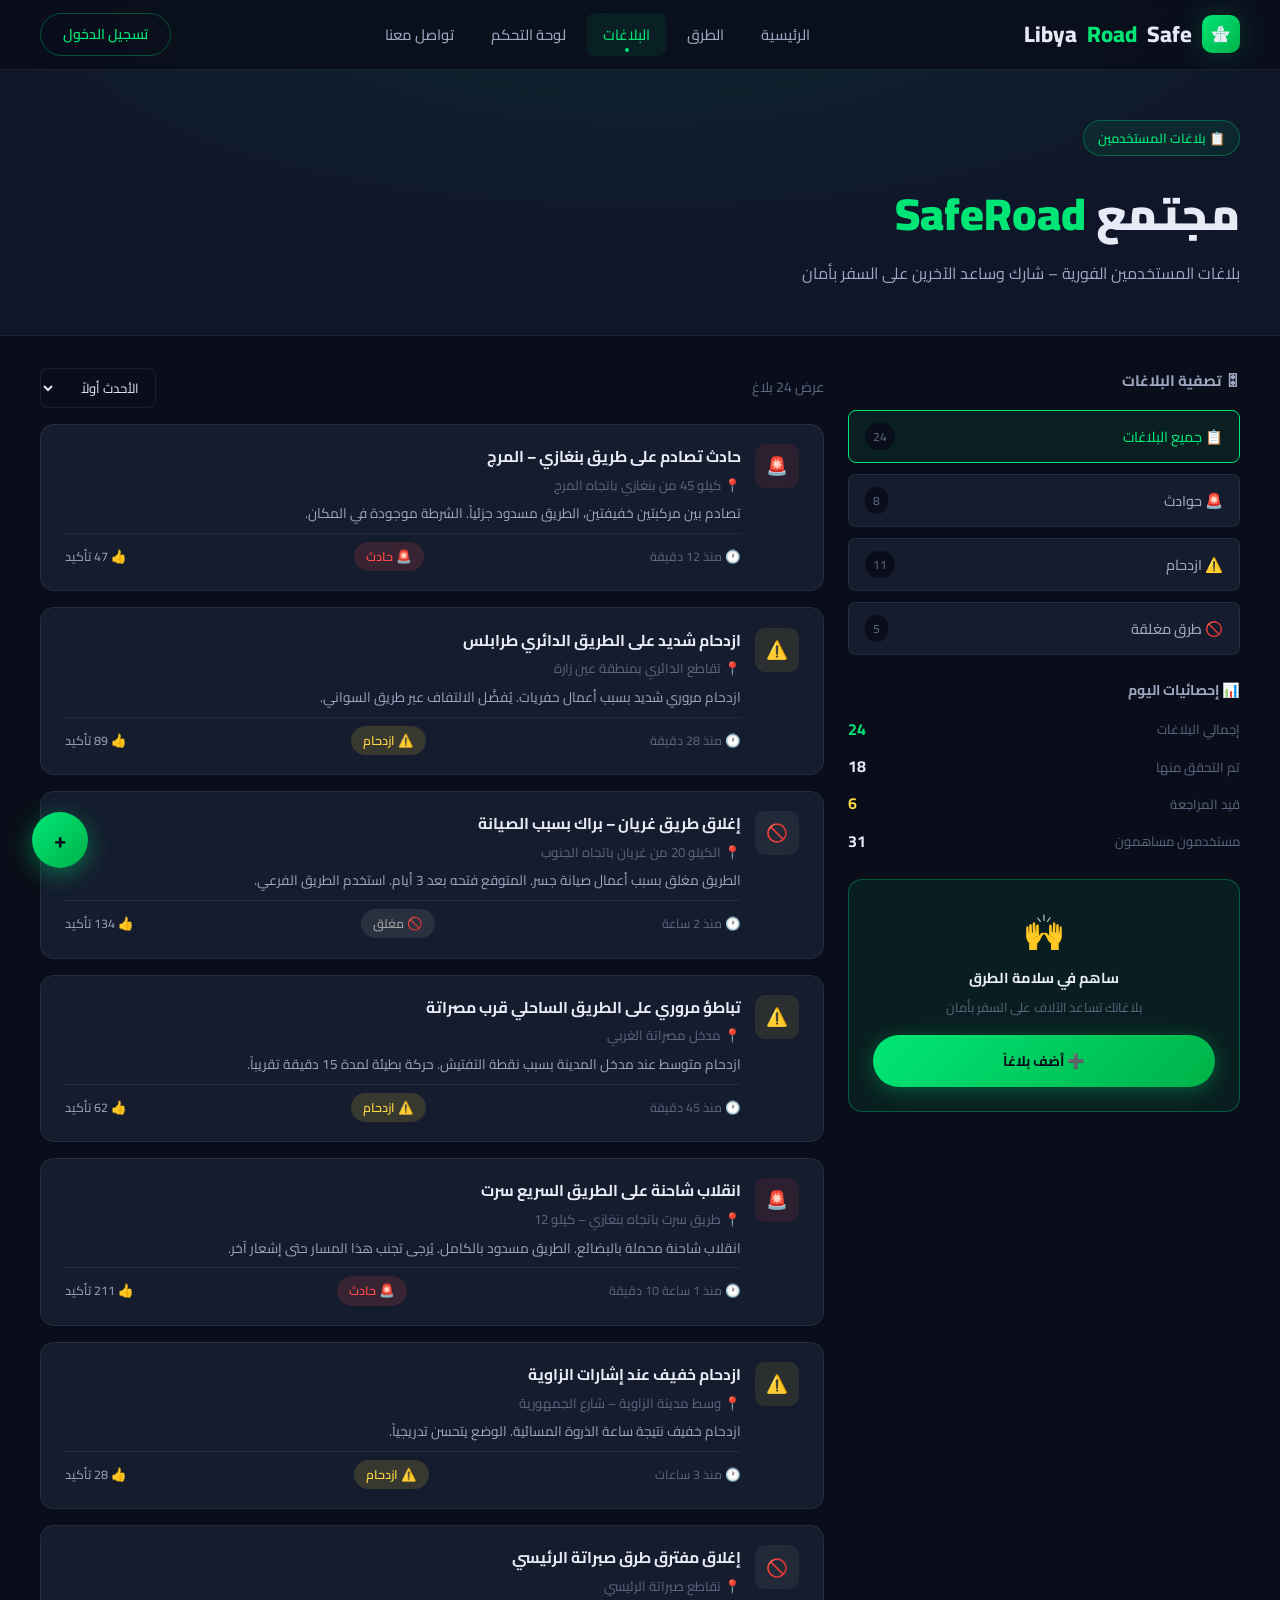
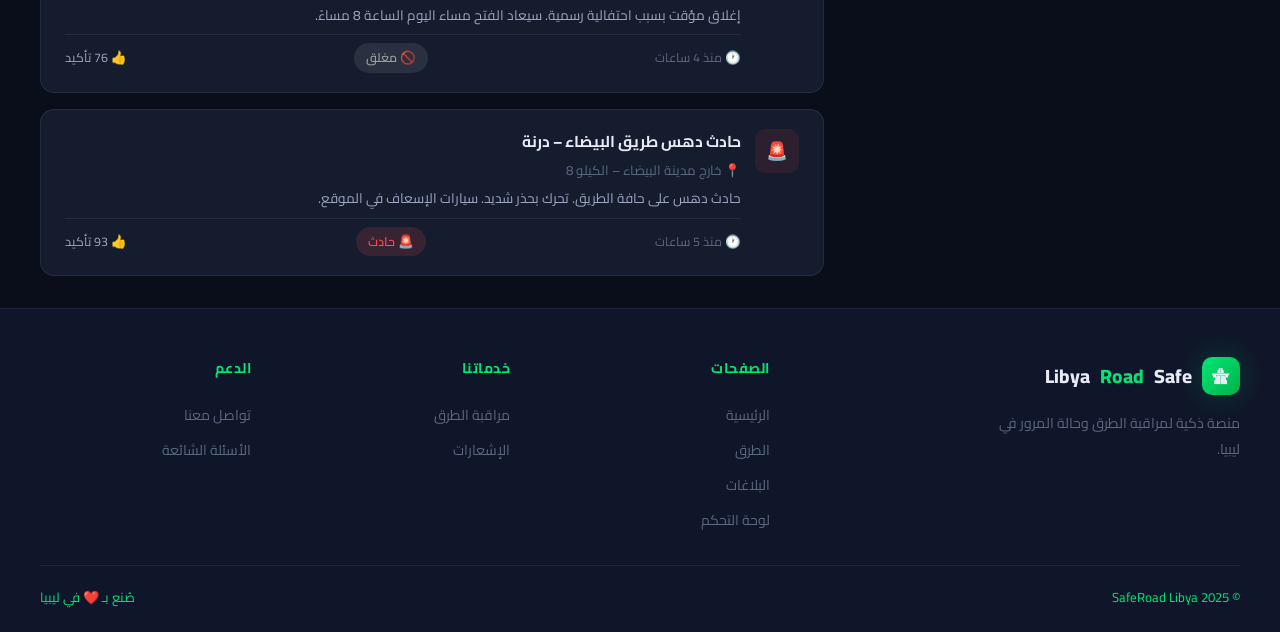
<file: reports.html>
<!DOCTYPE html>
<html lang="ar" dir="rtl">
<head>
  <meta charset="UTF-8" />
  <meta name="viewport" content="width=device-width, initial-scale=1.0" />
  <title>البلاغات – SafeRoad Libya</title>
  <style>
/* =============================================
   SafeRoad Libya - style.css
   تصميم احترافي - داكن + أخضر + أبيض
   ============================================= */

/* === الخطوط === */
@import url('https://fonts.googleapis.com/css2?family=Cairo:wght@300;400;500;600;700;800;900&family=Tajawal:wght@300;400;500;700;800&display=swap');

/* === متغيرات الألوان === */
:root {
  --bg-primary:    #0a0e1a;
  --bg-secondary:  #0f1629;
  --bg-card:       #141c2e;
  --bg-card-hover: #1a2540;
  --green-main:    #00e676;
  --green-dark:    #00b248;
  --green-glow:    rgba(0, 230, 118, 0.18);
  --green-subtle:  rgba(0, 230, 118, 0.08);
  --accent-red:    #ff4b4b;
  --accent-yellow: #ffd740;
  --accent-gray:   #9e9e9e;
  --text-primary:  #e8eaf6;
  --text-secondary:#9ea8c2;
  --text-muted:    #5c6882;
  --border:        rgba(255,255,255,0.07);
  --border-green:  rgba(0, 230, 118, 0.3);
  --shadow-card:   0 8px 32px rgba(0,0,0,0.4);
  --shadow-green:  0 0 30px rgba(0, 230, 118, 0.2);
  --radius:        14px;
  --radius-sm:     8px;
  --transition:    all 0.3s cubic-bezier(0.4, 0, 0.2, 1);
}

/* === إعادة تعيين === */
*, *::before, *::after { box-sizing: border-box; margin: 0; padding: 0; }

html {
  scroll-behavior: smooth;
  font-size: 16px;
}

body {
  font-family: 'Cairo', 'Tajawal', sans-serif;
  background: var(--bg-primary);
  color: var(--text-primary);
  direction: rtl;
  text-align: right;
  line-height: 1.7;
  overflow-x: hidden;
  opacity: 0;
  transition: opacity 0.4s ease;
}

a { text-decoration: none; color: inherit; transition: var(--transition); }
ul, ol { list-style: none; }
img { max-width: 100%; display: block; }
button { cursor: pointer; font-family: inherit; border: none; outline: none; }
input, textarea, select { font-family: inherit; direction: rtl; }

/* === شريط التمرير === */
::-webkit-scrollbar { width: 6px; }
::-webkit-scrollbar-track { background: var(--bg-primary); }
::-webkit-scrollbar-thumb { background: var(--green-dark); border-radius: 3px; }

/* =============================================
   NAVBAR
   ============================================= */
.navbar {
  position: fixed;
  top: 0; right: 0; left: 0;
  z-index: 1000;
  display: flex;
  align-items: center;
  justify-content: space-between;
  padding: 0 2.5rem;
  height: 70px;
  background: rgba(10, 14, 26, 0.85);
  backdrop-filter: blur(20px);
  border-bottom: 1px solid var(--border);
  transition: var(--transition);
}

.navbar.scrolled {
  background: rgba(10, 14, 26, 0.98);
  box-shadow: 0 4px 30px rgba(0,0,0,0.5);
}

.nav-logo {
  display: flex;
  align-items: center;
  gap: 10px;
  font-size: 1.4rem;
  font-weight: 800;
  color: var(--text-primary);
}

.nav-logo .logo-icon {
  width: 38px; height: 38px;
  background: linear-gradient(135deg, var(--green-main), var(--green-dark));
  border-radius: 10px;
  display: flex; align-items: center; justify-content: center;
  font-size: 1.1rem;
  box-shadow: var(--shadow-green);
}

.nav-logo span { color: var(--green-main); }

.nav-links {
  display: flex;
  align-items: center;
  gap: 0.3rem;
}

.nav-links a {
  padding: 8px 16px;
  border-radius: var(--radius-sm);
  font-size: 0.92rem;
  font-weight: 500;
  color: var(--text-secondary);
  transition: var(--transition);
  position: relative;
}

.nav-links a:hover,
.nav-links a.active {
  color: var(--green-main);
  background: var(--green-subtle);
}

.nav-links a.active::after {
  content: '';
  position: absolute;
  bottom: 4px; left: 50%; transform: translateX(-50%);
  width: 4px; height: 4px;
  background: var(--green-main);
  border-radius: 50%;
}

.nav-actions {
  display: flex;
  align-items: center;
  gap: 12px;
}

.btn-nav-login {
  padding: 9px 22px;
  border-radius: 50px;
  background: transparent;
  border: 1px solid var(--border-green);
  color: var(--green-main);
  font-size: 0.88rem;
  font-weight: 600;
  transition: var(--transition);
}

.btn-nav-login:hover {
  background: var(--green-subtle);
  box-shadow: var(--shadow-green);
}

/* Mobile Menu Button */
.hamburger {
  display: none;
  flex-direction: column;
  gap: 5px;
  background: none;
  border: none;
  padding: 6px;
  cursor: pointer;
}

.hamburger span {
  width: 24px; height: 2px;
  background: var(--text-primary);
  border-radius: 2px;
  transition: var(--transition);
  display: block;
}

.hamburger.open span:nth-child(1) { transform: translateY(7px) rotate(45deg); }
.hamburger.open span:nth-child(2) { opacity: 0; }
.hamburger.open span:nth-child(3) { transform: translateY(-7px) rotate(-45deg); }

.mobile-menu {
  display: none;
  position: fixed;
  top: 70px; right: 0; left: 0;
  background: var(--bg-secondary);
  border-bottom: 1px solid var(--border);
  padding: 1.5rem;
  z-index: 999;
  flex-direction: column;
  gap: 8px;
  animation: slideDown 0.3s ease;
}

.mobile-menu.open { display: flex; }

.mobile-menu a {
  padding: 12px 16px;
  border-radius: var(--radius-sm);
  font-size: 1rem;
  font-weight: 500;
  color: var(--text-secondary);
  border-bottom: 1px solid var(--border);
  transition: var(--transition);
}

.mobile-menu a:last-child { border-bottom: none; }
.mobile-menu a:hover, .mobile-menu a.active { color: var(--green-main); background: var(--green-subtle); }

@keyframes slideDown {
  from { opacity: 0; transform: translateY(-10px); }
  to   { opacity: 1; transform: translateY(0); }
}

/* =============================================
   BUTTONS
   ============================================= */
.btn-primary {
  display: inline-flex;
  align-items: center;
  gap: 8px;
  padding: 13px 28px;
  background: linear-gradient(135deg, var(--green-main), var(--green-dark));
  color: #0a0e1a;
  border-radius: 50px;
  font-weight: 700;
  font-size: 0.95rem;
  border: none;
  transition: var(--transition);
  box-shadow: 0 4px 20px rgba(0, 230, 118, 0.3);
}

.btn-primary:hover {
  transform: translateY(-2px);
  box-shadow: 0 8px 30px rgba(0, 230, 118, 0.45);
}

.btn-secondary {
  display: inline-flex;
  align-items: center;
  gap: 8px;
  padding: 12px 26px;
  background: transparent;
  color: var(--text-primary);
  border-radius: 50px;
  font-weight: 600;
  font-size: 0.95rem;
  border: 1px solid var(--border);
  transition: var(--transition);
}

.btn-secondary:hover {
  border-color: var(--green-main);
  color: var(--green-main);
  background: var(--green-subtle);
}

.btn-outline-green {
  display: inline-flex;
  align-items: center;
  gap: 8px;
  padding: 10px 22px;
  background: transparent;
  color: var(--green-main);
  border-radius: var(--radius-sm);
  font-weight: 600;
  font-size: 0.88rem;
  border: 1px solid var(--border-green);
  transition: var(--transition);
}

.btn-outline-green:hover {
  background: var(--green-subtle);
  box-shadow: var(--shadow-green);
}

/* =============================================
   CARDS
   ============================================= */
.card {
  background: var(--bg-card);
  border: 1px solid var(--border);
  border-radius: var(--radius);
  padding: 1.5rem;
  transition: var(--transition);
  position: relative;
  overflow: hidden;
}

.card:hover {
  border-color: var(--border-green);
  box-shadow: var(--shadow-card);
  transform: translateY(-3px);
}

.card::before {
  content: '';
  position: absolute;
  top: 0; right: 0; left: 0;
  height: 2px;
  background: linear-gradient(90deg, transparent, var(--green-main), transparent);
  opacity: 0;
  transition: var(--transition);
}

.card:hover::before { opacity: 1; }

/* =============================================
   BADGES / STATUS
   ============================================= */
.badge {
  display: inline-flex;
  align-items: center;
  gap: 5px;
  padding: 4px 12px;
  border-radius: 50px;
  font-size: 0.78rem;
  font-weight: 600;
}

.badge-safe    { background: rgba(0,230,118,0.15); color: var(--green-main); }
.badge-danger  { background: rgba(255,75,75,0.15);  color: var(--accent-red); }
.badge-warning { background: rgba(255,215,64,0.15); color: var(--accent-yellow); }
.badge-closed  { background: rgba(158,158,158,0.15);color: var(--accent-gray); }

.status-dot {
  width: 7px; height: 7px;
  border-radius: 50%;
  display: inline-block;
}
.status-dot.safe    { background: var(--green-main); box-shadow: 0 0 6px var(--green-main); animation: pulse-green 2s infinite; }
.status-dot.danger  { background: var(--accent-red); box-shadow: 0 0 6px var(--accent-red); animation: pulse-red 2s infinite; }
.status-dot.warning { background: var(--accent-yellow); }
.status-dot.closed  { background: var(--accent-gray); }

@keyframes pulse-green {
  0%, 100% { box-shadow: 0 0 6px var(--green-main); }
  50%       { box-shadow: 0 0 14px var(--green-main); }
}
@keyframes pulse-red {
  0%, 100% { box-shadow: 0 0 6px var(--accent-red); }
  50%       { box-shadow: 0 0 14px var(--accent-red); }
}

/* =============================================
   SECTION TITLES
   ============================================= */
.section-label {
  display: inline-flex;
  align-items: center;
  gap: 8px;
  padding: 6px 14px;
  background: var(--green-subtle);
  border: 1px solid var(--border-green);
  border-radius: 50px;
  color: var(--green-main);
  font-size: 0.82rem;
  font-weight: 600;
  margin-bottom: 1.2rem;
}

.section-title {
  font-size: clamp(1.6rem, 3vw, 2.4rem);
  font-weight: 800;
  color: var(--text-primary);
  line-height: 1.3;
  margin-bottom: 0.8rem;
}

.section-title span { color: var(--green-main); }

.section-desc {
  color: var(--text-secondary);
  font-size: 1rem;
  max-width: 560px;
  margin-bottom: 2.5rem;
}

/* =============================================
   FORMS & INPUTS
   ============================================= */
.form-group {
  display: flex;
  flex-direction: column;
  gap: 8px;
  margin-bottom: 1.2rem;
}

.form-group label {
  font-size: 0.9rem;
  font-weight: 600;
  color: var(--text-secondary);
}

.form-control {
  padding: 13px 16px;
  background: var(--bg-primary);
  border: 1px solid var(--border);
  border-radius: var(--radius-sm);
  color: var(--text-primary);
  font-size: 0.95rem;
  transition: var(--transition);
  width: 100%;
}

.form-control:focus {
  border-color: var(--green-main);
  outline: none;
  box-shadow: 0 0 0 3px var(--green-glow);
}

.form-control::placeholder { color: var(--text-muted); }

select.form-control option { background: var(--bg-secondary); }

/* =============================================
   FOOTER
   ============================================= */
.footer {
  background: var(--bg-secondary);
  border-top: 1px solid var(--border);
  padding: 3rem 2.5rem 1.5rem;
}

.footer-grid {
  display: grid;
  grid-template-columns: 2fr 1fr 1fr 1fr;
  gap: 3rem;
  margin-bottom: 2rem;
}

.footer-brand .nav-logo { margin-bottom: 1rem; font-size: 1.2rem; }
.footer-brand p { color: var(--text-muted); font-size: 0.88rem; line-height: 1.8; max-width: 260px; }

.footer-col h4 {
  font-size: 0.88rem;
  font-weight: 700;
  color: var(--green-main);
  margin-bottom: 1.2rem;
  text-transform: uppercase;
  letter-spacing: 0.5px;
}

.footer-col ul { display: flex; flex-direction: column; gap: 8px; }
.footer-col ul a { color: var(--text-muted); font-size: 0.88rem; transition: var(--transition); }
.footer-col ul a:hover { color: var(--green-main); padding-right: 6px; }

.footer-bottom {
  border-top: 1px solid var(--border);
  padding-top: 1.2rem;
  display: flex;
  align-items: center;
  justify-content: space-between;
  color: var(--text-muted);
  font-size: 0.82rem;
}

.footer-bottom span { color: var(--green-main); }

.social-links { display: flex; gap: 10px; }
.social-link {
  width: 34px; height: 34px;
  border-radius: 8px;
  background: var(--bg-card);
  border: 1px solid var(--border);
  display: flex; align-items: center; justify-content: center;
  color: var(--text-muted);
  font-size: 0.9rem;
  transition: var(--transition);
}
.social-link:hover { border-color: var(--green-main); color: var(--green-main); }

/* =============================================
   HERO - index.html
   ============================================= */
.hero {
  min-height: 100vh;
  display: flex;
  align-items: center;
  position: relative;
  padding: 100px 2.5rem 4rem;
  overflow: hidden;
}

.hero-bg {
  position: absolute;
  inset: 0;
  background:
    radial-gradient(ellipse 80% 50% at 50% -10%, rgba(0,230,118,0.12), transparent),
    radial-gradient(ellipse 60% 60% at 80% 100%, rgba(0,178,72,0.08), transparent),
    linear-gradient(180deg, var(--bg-primary) 0%, var(--bg-secondary) 100%);
}

.hero-grid-lines {
  position: absolute;
  inset: 0;
  background-image:
    linear-gradient(rgba(255,255,255,0.025) 1px, transparent 1px),
    linear-gradient(90deg, rgba(255,255,255,0.025) 1px, transparent 1px);
  background-size: 50px 50px;
}

.hero-content {
  position: relative;
  z-index: 2;
  max-width: 680px;
}

.hero-badge {
  display: inline-flex;
  align-items: center;
  gap: 8px;
  padding: 7px 16px;
  background: var(--green-subtle);
  border: 1px solid var(--border-green);
  border-radius: 50px;
  color: var(--green-main);
  font-size: 0.83rem;
  font-weight: 600;
  margin-bottom: 1.5rem;
  animation: fadeInDown 0.6s ease both;
}

.hero-badge .dot { width: 6px; height: 6px; background: var(--green-main); border-radius: 50%; animation: pulse-green 1.5s infinite; }

.hero h1 {
  font-size: clamp(2.2rem, 5vw, 3.8rem);
  font-weight: 900;
  line-height: 1.2;
  margin-bottom: 1.2rem;
  animation: fadeInUp 0.7s ease 0.1s both;
}

.hero h1 .highlight {
  background: linear-gradient(135deg, var(--green-main), #69f0ae);
  -webkit-background-clip: text;
  -webkit-text-fill-color: transparent;
  background-clip: text;
}

.hero p {
  font-size: 1.1rem;
  color: var(--text-secondary);
  margin-bottom: 2rem;
  animation: fadeInUp 0.7s ease 0.2s both;
  max-width: 540px;
}

.hero-actions {
  display: flex;
  gap: 14px;
  flex-wrap: wrap;
  animation: fadeInUp 0.7s ease 0.3s both;
  margin-bottom: 2.5rem;
}

.hero-stats {
  display: flex;
  gap: 2rem;
  animation: fadeInUp 0.7s ease 0.4s both;
}

.hero-stat .num {
  font-size: 1.8rem;
  font-weight: 800;
  color: var(--green-main);
  line-height: 1;
}

.hero-stat .lbl {
  font-size: 0.8rem;
  color: var(--text-muted);
  margin-top: 3px;
}

/* Floating cards */
.hero-visual {
  position: absolute;
  left: 4%;
  top: 50%;
  transform: translateY(-50%);
  display: flex;
  flex-direction: column;
  gap: 14px;
  z-index: 2;
  animation: fadeInLeft 0.8s ease 0.5s both;
}

.float-card {
  background: var(--bg-card);
  border: 1px solid var(--border);
  border-radius: var(--radius);
  padding: 1rem 1.2rem;
  min-width: 200px;
  display: flex;
  align-items: center;
  gap: 12px;
  animation: float 4s ease-in-out infinite;
  backdrop-filter: blur(10px);
}

.float-card:nth-child(2) { animation-delay: 1s; margin-right: 20px; }
.float-card:nth-child(3) { animation-delay: 2s; }

.float-card .icon {
  width: 40px; height: 40px;
  border-radius: 10px;
  display: flex; align-items: center; justify-content: center;
  font-size: 1.1rem;
  flex-shrink: 0;
}

.float-card .info { flex: 1; }
.float-card .info .title { font-size: 0.8rem; color: var(--text-muted); }
.float-card .info .value { font-size: 1rem; font-weight: 700; }

@keyframes float {
  0%, 100% { transform: translateY(0); }
  50%       { transform: translateY(-8px); }
}

/* =============================================
   SEARCH SECTION - index.html
   ============================================= */
.search-section {
  padding: 0 2.5rem 4rem;
  position: relative;
  z-index: 2;
}

.search-box {
  background: var(--bg-card);
  border: 1px solid var(--border);
  border-radius: var(--radius);
  padding: 2rem;
  max-width: 800px;
  margin: 0 auto;
  box-shadow: var(--shadow-card);
  position: relative;
  top: -30px;
}

.search-box h3 {
  font-size: 1.1rem;
  font-weight: 700;
  margin-bottom: 1.2rem;
  color: var(--text-primary);
}

.search-row {
  display: grid;
  grid-template-columns: 1fr 1fr auto;
  gap: 12px;
  align-items: end;
}

.search-row .btn-primary { white-space: nowrap; height: 48px; }

/* =============================================
   STATUS CARDS SECTION
   ============================================= */
.status-section {
  padding: 3rem 2.5rem;
  background: var(--bg-secondary);
}

.status-grid {
  display: grid;
  grid-template-columns: repeat(4, 1fr);
  gap: 1.2rem;
  margin-top: 2rem;
}

.status-card {
  background: var(--bg-card);
  border: 1px solid var(--border);
  border-radius: var(--radius);
  padding: 1.5rem;
  transition: var(--transition);
  cursor: pointer;
  position: relative;
  overflow: hidden;
}

.status-card::after {
  content: '';
  position: absolute;
  bottom: 0; right: 0; left: 0;
  height: 3px;
  border-radius: 0 0 var(--radius) var(--radius);
  transition: var(--transition);
}

.status-card.safe::after   { background: var(--green-main); }
.status-card.danger::after { background: var(--accent-red); }
.status-card.warn::after   { background: var(--accent-yellow); }
.status-card.closed::after { background: var(--accent-gray); }

.status-card:hover { transform: translateY(-4px); border-color: rgba(255,255,255,0.15); }

.status-card .sc-icon {
  width: 50px; height: 50px;
  border-radius: 12px;
  display: flex; align-items: center; justify-content: center;
  font-size: 1.3rem;
  margin-bottom: 1rem;
}

.status-card.safe   .sc-icon { background: rgba(0,230,118,0.1);  color: var(--green-main); }
.status-card.danger .sc-icon { background: rgba(255,75,75,0.1);  color: var(--accent-red); }
.status-card.warn   .sc-icon { background: rgba(255,215,64,0.1); color: var(--accent-yellow); }
.status-card.closed .sc-icon { background: rgba(158,158,158,0.1);color: var(--accent-gray); }

.status-card .sc-num {
  font-size: 2.4rem;
  font-weight: 900;
  line-height: 1;
  margin-bottom: 4px;
}

.status-card.safe   .sc-num { color: var(--green-main); }
.status-card.danger .sc-num { color: var(--accent-red); }
.status-card.warn   .sc-num { color: var(--accent-yellow); }
.status-card.closed .sc-num { color: var(--accent-gray); }

.status-card .sc-label { font-size: 0.9rem; color: var(--text-secondary); font-weight: 500; }
.status-card .sc-sub   { font-size: 0.78rem; color: var(--text-muted); margin-top: 6px; }

/* =============================================
   FEATURED ROADS - index.html
   ============================================= */
.roads-section { padding: 4rem 2.5rem; }

.roads-list { display: flex; flex-direction: column; gap: 1rem; }

.road-item {
  background: var(--bg-card);
  border: 1px solid var(--border);
  border-radius: var(--radius);
  padding: 1.2rem 1.5rem;
  display: flex;
  align-items: center;
  gap: 1.2rem;
  transition: var(--transition);
}

.road-item:hover { border-color: var(--border-green); transform: translateX(-4px); }

.road-item .road-num {
  width: 42px; height: 42px;
  background: var(--bg-primary);
  border: 1px solid var(--border);
  border-radius: 10px;
  display: flex; align-items: center; justify-content: center;
  font-size: 0.8rem;
  font-weight: 700;
  color: var(--text-muted);
  flex-shrink: 0;
}

.road-item .road-info { flex: 1; }
.road-item .road-name { font-weight: 700; font-size: 1rem; color: var(--text-primary); }
.road-item .road-cities { font-size: 0.83rem; color: var(--text-muted); margin-top: 2px; }

.road-item .road-meta {
  display: flex;
  align-items: center;
  gap: 1rem;
  flex-shrink: 0;
}

.road-item .road-dist { font-size: 0.85rem; color: var(--text-secondary); }
.road-item .road-time { font-size: 0.85rem; color: var(--text-muted); }

/* =============================================
   STATISTICS - index.html
   ============================================= */
.stats-section {
  padding: 4rem 2.5rem;
  background: var(--bg-secondary);
}

.stats-grid {
  display: grid;
  grid-template-columns: repeat(4, 1fr);
  gap: 2rem;
  text-align: center;
}

.stat-item { padding: 1.5rem; }
.stat-item .num {
  font-size: clamp(2rem, 4vw, 3rem);
  font-weight: 900;
  color: var(--green-main);
  line-height: 1;
  display: block;
}
.stat-item .unit { font-size: 1.2rem; }
.stat-item .label { color: var(--text-secondary); font-size: 0.9rem; margin-top: 6px; }
.stat-divider {
  width: 1px;
  background: var(--border);
  margin: 1rem 0;
  height: auto;
}

/* =============================================
   ROADS PAGE - roads.html
   ============================================= */
.page-header {
  padding: 120px 2.5rem 3rem;
  background: var(--bg-secondary);
  border-bottom: 1px solid var(--border);
  position: relative;
  overflow: hidden;
}

.page-header::before {
  content: '';
  position: absolute;
  top: 0; right: 0; left: 0;
  height: 100%;
  background: radial-gradient(ellipse 60% 80% at 50% 0%, rgba(0,230,118,0.07), transparent);
}

.page-header-content { position: relative; z-index: 1; }
.page-header h1 { font-size: clamp(1.8rem, 3.5vw, 2.8rem); font-weight: 900; margin-bottom: 0.5rem; }
.page-header p  { color: var(--text-secondary); }

/* Map */
.map-container {
  background: var(--bg-card);
  border: 1px solid var(--border);
  border-radius: var(--radius);
  overflow: hidden;
  height: 420px;
  position: relative;
}

.map-placeholder {
  width: 100%; height: 100%;
  display: flex;
  flex-direction: column;
  align-items: center;
  justify-content: center;
  background: linear-gradient(135deg, #0d1520, #0a1a12);
  position: relative;
  overflow: hidden;
}

/* SVG Road Map */
.map-svg { width: 100%; height: 100%; }

.map-legend {
  position: absolute;
  bottom: 14px;
  right: 14px;
  background: rgba(10,14,26,0.88);
  border: 1px solid var(--border);
  border-radius: var(--radius-sm);
  padding: 10px 14px;
  display: flex;
  gap: 14px;
  backdrop-filter: blur(10px);
}

.legend-item {
  display: flex;
  align-items: center;
  gap: 6px;
  font-size: 0.78rem;
  color: var(--text-secondary);
}

.legend-line {
  width: 20px; height: 3px;
  border-radius: 2px;
}

.roads-page-layout {
  display: grid;
  grid-template-columns: 1fr 1.5fr;
  gap: 1.5rem;
  padding: 2rem 2.5rem;
  align-items: start;
}

.search-panel { display: flex; flex-direction: column; gap: 1rem; }

.route-result-card {
  background: var(--bg-card);
  border: 1px solid var(--border);
  border-radius: var(--radius);
  padding: 1.2rem 1.5rem;
  transition: var(--transition);
}

.route-result-card:hover { border-color: var(--border-green); }

.route-result-header {
  display: flex;
  align-items: center;
  justify-content: space-between;
  margin-bottom: 10px;
}

.route-cities {
  font-weight: 700;
  font-size: 1.05rem;
  display: flex;
  align-items: center;
  gap: 8px;
}

.route-cities .arrow { color: var(--text-muted); font-size: 0.85rem; }

.route-meta {
  display: flex;
  gap: 1.2rem;
  margin-top: 10px;
  padding-top: 10px;
  border-top: 1px solid var(--border);
}

.route-meta-item { display: flex; flex-direction: column; }
.route-meta-item .rm-label { font-size: 0.75rem; color: var(--text-muted); }
.route-meta-item .rm-value { font-size: 0.9rem; font-weight: 600; color: var(--text-primary); }

/* =============================================
   REPORTS PAGE - reports.html
   ============================================= */
.reports-layout {
  display: grid;
  grid-template-columns: 1fr 2fr;
  gap: 1.5rem;
  padding: 2rem 2.5rem;
  align-items: start;
}

.filter-panel { display: flex; flex-direction: column; gap: 0.7rem; }

.filter-btn {
  display: flex;
  align-items: center;
  gap: 10px;
  padding: 12px 16px;
  border-radius: var(--radius-sm);
  background: var(--bg-card);
  border: 1px solid var(--border);
  color: var(--text-secondary);
  font-size: 0.9rem;
  font-weight: 500;
  width: 100%;
  text-align: right;
  transition: var(--transition);
  cursor: pointer;
}

.filter-btn:hover, .filter-btn.active {
  border-color: var(--green-main);
  color: var(--green-main);
  background: var(--green-subtle);
}

.filter-btn .count {
  margin-right: auto;
  background: var(--bg-primary);
  padding: 2px 8px;
  border-radius: 50px;
  font-size: 0.75rem;
  color: var(--text-muted);
}

.report-card {
  background: var(--bg-card);
  border: 1px solid var(--border);
  border-radius: var(--radius);
  padding: 1.2rem 1.5rem;
  transition: var(--transition);
  display: flex;
  gap: 14px;
}

.report-card:hover { border-color: var(--border-green); transform: translateX(-4px); }

.report-card .report-icon {
  width: 44px; height: 44px;
  border-radius: 10px;
  display: flex; align-items: center; justify-content: center;
  font-size: 1.1rem;
  flex-shrink: 0;
}

.report-card.danger  .report-icon { background: rgba(255,75,75,0.1);  color: var(--accent-red); }
.report-card.warning .report-icon { background: rgba(255,215,64,0.1); color: var(--accent-yellow); }
.report-card.closed  .report-icon { background: rgba(158,158,158,0.1);color: var(--accent-gray); }
.report-card.safe    .report-icon { background: rgba(0,230,118,0.1);  color: var(--green-main); }

.report-card .report-body { flex: 1; }
.report-card .report-title { font-weight: 700; font-size: 0.98rem; margin-bottom: 4px; }
.report-card .report-location { font-size: 0.83rem; color: var(--text-muted); margin-bottom: 6px; display: flex; align-items: center; gap: 4px; }
.report-card .report-desc { font-size: 0.85rem; color: var(--text-secondary); line-height: 1.6; }
.report-card .report-footer { display: flex; align-items: center; justify-content: space-between; margin-top: 8px; padding-top: 8px; border-top: 1px solid var(--border); }
.report-card .report-time { font-size: 0.78rem; color: var(--text-muted); display: flex; align-items: center; gap: 4px; }
.report-card .report-votes { font-size: 0.78rem; color: var(--text-secondary); display: flex; align-items: center; gap: 4px; }

/* Add Report Button */
.fab {
  position: fixed;
  bottom: 2rem;
  left: 2rem;
  width: 56px; height: 56px;
  border-radius: 50%;
  background: linear-gradient(135deg, var(--green-main), var(--green-dark));
  color: #0a0e1a;
  display: flex; align-items: center; justify-content: center;
  font-size: 1.4rem;
  font-weight: 700;
  box-shadow: 0 6px 24px rgba(0,230,118,0.4);
  border: none;
  cursor: pointer;
  transition: var(--transition);
  z-index: 100;
}

.fab:hover { transform: scale(1.1) rotate(45deg); box-shadow: 0 8px 32px rgba(0,230,118,0.6); }

/* Modal */
.modal-overlay {
  display: none;
  position: fixed;
  inset: 0;
  background: rgba(0,0,0,0.75);
  z-index: 2000;
  align-items: center;
  justify-content: center;
  backdrop-filter: blur(4px);
}

.modal-overlay.open { display: flex; }

.modal {
  background: var(--bg-card);
  border: 1px solid var(--border);
  border-radius: var(--radius);
  padding: 2rem;
  width: 90%;
  max-width: 500px;
  animation: scaleIn 0.3s ease;
}

@keyframes scaleIn {
  from { opacity: 0; transform: scale(0.9); }
  to   { opacity: 1; transform: scale(1); }
}

.modal-header { display: flex; align-items: center; justify-content: space-between; margin-bottom: 1.5rem; }
.modal-header h3 { font-size: 1.1rem; font-weight: 700; }

.modal-close {
  width: 32px; height: 32px;
  border-radius: 8px;
  background: var(--bg-primary);
  border: 1px solid var(--border);
  color: var(--text-muted);
  display: flex; align-items: center; justify-content: center;
  cursor: pointer;
  transition: var(--transition);
  font-size: 1rem;
}

.modal-close:hover { border-color: var(--accent-red); color: var(--accent-red); }

/* =============================================
   DASHBOARD - dashboard.html
   ============================================= */
.dashboard-grid {
  display: grid;
  grid-template-columns: repeat(4, 1fr);
  gap: 1.2rem;
  padding: 2rem 2.5rem 1.5rem;
}

.dash-card {
  background: var(--bg-card);
  border: 1px solid var(--border);
  border-radius: var(--radius);
  padding: 1.4rem;
  position: relative;
  overflow: hidden;
  transition: var(--transition);
}

.dash-card:hover { transform: translateY(-3px); box-shadow: var(--shadow-card); }

.dash-card .dc-icon {
  width: 48px; height: 48px;
  border-radius: 12px;
  display: flex; align-items: center; justify-content: center;
  font-size: 1.2rem;
  margin-bottom: 1rem;
}

.dash-card.green  .dc-icon { background: rgba(0,230,118,0.1);  color: var(--green-main); }
.dash-card.red    .dc-icon { background: rgba(255,75,75,0.1);  color: var(--accent-red); }
.dash-card.yellow .dc-icon { background: rgba(255,215,64,0.1); color: var(--accent-yellow); }
.dash-card.gray   .dc-icon { background: rgba(158,158,158,0.1);color: var(--accent-gray); }

.dash-card .dc-num {
  font-size: 2.2rem;
  font-weight: 900;
  line-height: 1;
  margin-bottom: 4px;
}

.dash-card.green  .dc-num { color: var(--green-main); }
.dash-card.red    .dc-num { color: var(--accent-red); }
.dash-card.yellow .dc-num { color: var(--accent-yellow); }
.dash-card.gray   .dc-num { color: var(--accent-gray); }

.dash-card .dc-label { font-size: 0.9rem; color: var(--text-secondary); }
.dash-card .dc-change { font-size: 0.78rem; color: var(--text-muted); margin-top: 8px; }
.dash-card .dc-change.up   { color: var(--green-main); }
.dash-card .dc-change.down { color: var(--accent-red); }

/* Progress bar */
.progress-bar {
  height: 4px;
  background: var(--bg-primary);
  border-radius: 2px;
  margin-top: 10px;
  overflow: hidden;
}

.progress-fill {
  height: 100%;
  border-radius: 2px;
  transition: width 1s ease;
}

.dash-card.green  .progress-fill { background: var(--green-main); }
.dash-card.red    .progress-fill { background: var(--accent-red); }
.dash-card.yellow .progress-fill { background: var(--accent-yellow); }
.dash-card.gray   .progress-fill { background: var(--accent-gray); }

/* Tips Section */
.tips-grid {
  display: grid;
  grid-template-columns: repeat(3, 1fr);
  gap: 1.2rem;
  padding: 0 2.5rem 3rem;
}

.tip-card {
  background: var(--bg-card);
  border: 1px solid var(--border);
  border-radius: var(--radius);
  padding: 1.4rem;
  transition: var(--transition);
}

.tip-card:hover { border-color: var(--border-green); transform: translateY(-3px); }

.tip-card .tip-num {
  font-size: 2.5rem;
  font-weight: 900;
  color: var(--green-subtle);
  color: rgba(0,230,118,0.12);
  line-height: 1;
  margin-bottom: 0.5rem;
}

.tip-card h4 { font-size: 0.98rem; font-weight: 700; margin-bottom: 6px; }
.tip-card p  { font-size: 0.85rem; color: var(--text-muted); line-height: 1.7; }

/* =============================================
   CONTACT PAGE - contact.html
   ============================================= */
.contact-layout {
  display: grid;
  grid-template-columns: 1fr 1.6fr;
  gap: 2rem;
  padding: 3rem 2.5rem;
  align-items: start;
}

.contact-info { display: flex; flex-direction: column; gap: 1rem; }

.contact-card {
  background: var(--bg-card);
  border: 1px solid var(--border);
  border-radius: var(--radius);
  padding: 1.3rem 1.5rem;
  display: flex;
  align-items: center;
  gap: 14px;
  transition: var(--transition);
}

.contact-card:hover { border-color: var(--border-green); }

.contact-card .cc-icon {
  width: 44px; height: 44px;
  border-radius: 10px;
  background: var(--green-subtle);
  border: 1px solid var(--border-green);
  display: flex; align-items: center; justify-content: center;
  font-size: 1.1rem;
  color: var(--green-main);
  flex-shrink: 0;
}

.contact-card .cc-info { flex: 1; }
.contact-card .cc-label { font-size: 0.78rem; color: var(--text-muted); }
.contact-card .cc-value { font-size: 0.92rem; font-weight: 600; }

.contact-form-wrap {
  background: var(--bg-card);
  border: 1px solid var(--border);
  border-radius: var(--radius);
  padding: 2rem;
}

.contact-form-wrap h3 { font-size: 1.2rem; font-weight: 700; margin-bottom: 1.5rem; }

textarea.form-control { resize: vertical; min-height: 120px; }

/* =============================================
   LOGIN PAGE - login.html
   ============================================= */
.login-page {
  min-height: 100vh;
  display: flex;
  align-items: center;
  justify-content: center;
  padding: 2rem;
  background: var(--bg-primary);
  position: relative;
  overflow: hidden;
}

.login-page::before {
  content: '';
  position: absolute;
  inset: 0;
  background:
    radial-gradient(ellipse 70% 70% at 20% 80%, rgba(0,230,118,0.08), transparent),
    radial-gradient(ellipse 50% 50% at 80% 20%, rgba(0,178,72,0.06), transparent);
}

.login-grid-lines {
  position: absolute;
  inset: 0;
  background-image:
    linear-gradient(rgba(255,255,255,0.02) 1px, transparent 1px),
    linear-gradient(90deg, rgba(255,255,255,0.02) 1px, transparent 1px);
  background-size: 60px 60px;
}

.login-card {
  position: relative;
  z-index: 2;
  background: rgba(20, 28, 46, 0.7);
  border: 1px solid rgba(255,255,255,0.08);
  border-radius: 20px;
  padding: 2.5rem;
  width: 100%;
  max-width: 420px;
  backdrop-filter: blur(20px);
  box-shadow: 0 20px 60px rgba(0,0,0,0.5);
  animation: scaleIn 0.4s ease;
}

.login-logo {
  text-align: center;
  margin-bottom: 2rem;
}

.login-logo .logo-circle {
  width: 64px; height: 64px;
  background: linear-gradient(135deg, var(--green-main), var(--green-dark));
  border-radius: 16px;
  display: flex; align-items: center; justify-content: center;
  font-size: 1.8rem;
  margin: 0 auto 1rem;
  box-shadow: 0 8px 24px rgba(0,230,118,0.35);
}

.login-logo h2 { font-size: 1.4rem; font-weight: 800; }
.login-logo p  { color: var(--text-muted); font-size: 0.85rem; }

.login-divider {
  text-align: center;
  position: relative;
  margin: 1rem 0;
  color: var(--text-muted);
  font-size: 0.8rem;
}

.login-divider::before, .login-divider::after {
  content: '';
  position: absolute;
  top: 50%;
  width: 42%;
  height: 1px;
  background: var(--border);
}

.login-divider::before { right: 0; }
.login-divider::after  { left: 0; }

.remember-row {
  display: flex;
  align-items: center;
  justify-content: space-between;
  margin-bottom: 1.2rem;
}

.checkbox-label {
  display: flex;
  align-items: center;
  gap: 8px;
  font-size: 0.88rem;
  color: var(--text-secondary);
  cursor: pointer;
}

.checkbox-label input[type="checkbox"] { accent-color: var(--green-main); width: 16px; height: 16px; }

.login-footer {
  text-align: center;
  margin-top: 1.5rem;
  font-size: 0.88rem;
  color: var(--text-muted);
}

.login-footer a { color: var(--green-main); font-weight: 600; }
.login-footer a:hover { text-decoration: underline; }

/* Password toggle */
.input-group { position: relative; }
.input-group .form-control { padding-left: 42px; }
.input-toggle {
  position: absolute;
  left: 12px;
  top: 50%;
  transform: translateY(-50%);
  background: none;
  border: none;
  color: var(--text-muted);
  font-size: 1rem;
  cursor: pointer;
  transition: var(--transition);
}
.input-toggle:hover { color: var(--green-main); }

/* =============================================
   ANIMATIONS
   ============================================= */
@keyframes fadeInDown {
  from { opacity: 0; transform: translateY(-20px); }
  to   { opacity: 1; transform: translateY(0); }
}

@keyframes fadeInUp {
  from { opacity: 0; transform: translateY(24px); }
  to   { opacity: 1; transform: translateY(0); }
}

@keyframes fadeInLeft {
  from { opacity: 0; transform: translateX(30px); }
  to   { opacity: 1; transform: translateX(0); }
}

@keyframes fadeIn {
  from { opacity: 0; }
  to   { opacity: 1; }
}

.animate-in {
  opacity: 0;
  transform: translateY(20px);
  transition: opacity 0.6s ease, transform 0.6s ease;
}

.animate-in.visible {
  opacity: 1;
  transform: none;
}

/* =============================================
   UTILITY
   ============================================= */
.container { max-width: 1280px; margin: 0 auto; padding: 0 2.5rem; }
.section { padding: 4rem 2.5rem; }
.text-center { text-align: center; }
.text-muted  { color: var(--text-muted); }
.text-green  { color: var(--green-main); }
.mt-1 { margin-top: 0.5rem; }
.mt-2 { margin-top: 1rem; }
.mt-3 { margin-top: 1.5rem; }
.mb-1 { margin-bottom: 0.5rem; }
.mb-2 { margin-bottom: 1rem; }
.mb-3 { margin-bottom: 1.5rem; }

.divider { height: 1px; background: var(--border); margin: 0; }

.flex { display: flex; }
.flex-col { flex-direction: column; }
.items-center { align-items: center; }
.justify-between { justify-content: space-between; }
.gap-1 { gap: 0.5rem; }
.gap-2 { gap: 1rem; }
.gap-3 { gap: 1.5rem; }

.reports-list { display: flex; flex-direction: column; gap: 1rem; }

/* =============================================
   RESPONSIVE
   ============================================= */
@media (max-width: 1024px) {
  .status-grid  { grid-template-columns: repeat(2, 1fr); }
  .stats-grid   { grid-template-columns: repeat(2, 1fr); }
  .dashboard-grid { grid-template-columns: repeat(2, 1fr); }
  .footer-grid  { grid-template-columns: 1fr 1fr; gap: 2rem; }
  .roads-page-layout { grid-template-columns: 1fr; }
  .reports-layout { grid-template-columns: 1fr; }
  .contact-layout { grid-template-columns: 1fr; }
  .tips-grid { grid-template-columns: repeat(2, 1fr); }
  .hero-visual { display: none; }
}

@media (max-width: 768px) {
  .navbar { padding: 0 1.2rem; }
  .nav-links, .nav-actions .btn-nav-login { display: none; }
  .hamburger { display: flex; }

  .hero { padding: 90px 1.2rem 3rem; }
  .hero-stats { flex-wrap: wrap; gap: 1.2rem; }

  .search-row { grid-template-columns: 1fr; }

  .status-grid    { grid-template-columns: repeat(2, 1fr); }
  .stats-grid     { grid-template-columns: repeat(2, 1fr); }
  .dashboard-grid { grid-template-columns: repeat(2, 1fr); }
  .tips-grid      { grid-template-columns: 1fr; }
  .footer-grid    { grid-template-columns: 1fr; gap: 1.5rem; }
  .footer-bottom  { flex-direction: column; gap: 1rem; text-align: center; }

  .page-header { padding: 100px 1.2rem 2rem; }
  .roads-page-layout,
  .reports-layout,
  .contact-layout { padding: 1.5rem 1.2rem; }
  .section { padding: 3rem 1.2rem; }
  .status-section, .roads-section, .stats-section { padding: 2.5rem 1.2rem; }
  .dashboard-grid { padding: 1.5rem 1.2rem; }
  .tips-grid { padding: 0 1.2rem 2rem; }

  .road-item { flex-wrap: wrap; }
  .road-item .road-meta { width: 100%; justify-content: flex-start; }
}

@media (max-width: 480px) {
  .status-grid    { grid-template-columns: 1fr; }
  .stats-grid     { grid-template-columns: 1fr; }
  .dashboard-grid { grid-template-columns: 1fr; }
}

</style>
</head>
<body>

  <!-- NAVBAR -->
  <nav class="navbar">
    <a href="index.html" class="nav-logo"><div class="logo-icon">🛣</div>Safe<span>Road</span> Libya</a>
    <ul class="nav-links">
      <li><a href="index.html">الرئيسية</a></li>
      <li><a href="roads.html">الطرق</a></li>
      <li><a href="reports.html" class="active">البلاغات</a></li>
      <li><a href="dashboard.html">لوحة التحكم</a></li>
      <li><a href="contact.html">تواصل معنا</a></li>
    </ul>
    <div class="nav-actions">
      <a href="login.html" class="btn-nav-login">تسجيل الدخول</a>
      <button class="hamburger"><span></span><span></span><span></span></button>
    </div>
  </nav>
  <div class="mobile-menu">
    <a href="index.html">🏠 الرئيسية</a>
    <a href="roads.html">🛣 الطرق</a>
    <a href="reports.html">📋 البلاغات</a>
    <a href="dashboard.html">📊 لوحة التحكم</a>
    <a href="contact.html">📞 تواصل معنا</a>
    <a href="login.html">🔐 تسجيل الدخول</a>
  </div>

  <!-- PAGE HEADER -->
  <div class="page-header">
    <div class="page-header-content">
      <div class="section-label">📋 بلاغات المستخدمين</div>
      <h1>مجتمع <span style="color:var(--green-main)">SafeRoad</span></h1>
      <p class="text-muted">بلاغات المستخدمين الفورية – شارك وساعد الآخرين على السفر بأمان</p>
    </div>
  </div>

  <!-- LAYOUT -->
  <div class="reports-layout">

    <!-- فلتر جانبي -->
    <div>
      <h3 style="font-size:0.95rem;font-weight:700;margin-bottom:1rem;color:var(--text-secondary)">🎛 تصفية البلاغات</h3>

      <div class="filter-panel">
        <button class="filter-btn active" data-filter="all">
          📋 جميع البلاغات <span class="count">24</span>
        </button>
        <button class="filter-btn" data-filter="danger">
          🚨 حوادث <span class="count">8</span>
        </button>
        <button class="filter-btn" data-filter="warning">
          ⚠️ ازدحام <span class="count">11</span>
        </button>
        <button class="filter-btn" data-filter="closed">
          🚫 طرق مغلقة <span class="count">5</span>
        </button>
      </div>

      <!-- إحصائيات سريعة -->
      <div style="margin-top:1.5rem">
        <h3 style="font-size:0.88rem;font-weight:700;margin-bottom:0.8rem;color:var(--text-secondary)">📊 إحصائيات اليوم</h3>
        <div style="display:flex;flex-direction:column;gap:10px">
          <div style="display:flex;justify-content:space-between;align-items:center">
            <span style="font-size:0.82rem;color:var(--text-muted)">إجمالي البلاغات</span>
            <span style="font-weight:700;color:var(--green-main)">24</span>
          </div>
          <div style="display:flex;justify-content:space-between;align-items:center">
            <span style="font-size:0.82rem;color:var(--text-muted)">تم التحقق منها</span>
            <span style="font-weight:700;color:var(--text-primary)">18</span>
          </div>
          <div style="display:flex;justify-content:space-between;align-items:center">
            <span style="font-size:0.82rem;color:var(--text-muted)">قيد المراجعة</span>
            <span style="font-weight:700;color:var(--accent-yellow)">6</span>
          </div>
          <div style="display:flex;justify-content:space-between;align-items:center">
            <span style="font-size:0.82rem;color:var(--text-muted)">مستخدمون مساهمون</span>
            <span style="font-weight:700;color:var(--text-primary)">31</span>
          </div>
        </div>
      </div>

      <!-- نداء للمشاركة -->
      <div class="card" style="margin-top:1.5rem;background:var(--green-subtle);border-color:var(--border-green);text-align:center;padding:1.5rem">
        <div style="font-size:2rem;margin-bottom:0.5rem">🙌</div>
        <h4 style="font-size:0.9rem;margin-bottom:0.4rem">ساهم في سلامة الطرق</h4>
        <p style="font-size:0.8rem;color:var(--text-muted);margin-bottom:1rem">بلاغاتك تساعد الآلاف على السفر بأمان</p>
        <button class="btn-primary" onclick="document.querySelector('.modal-overlay').classList.add('open')" style="width:100%;justify-content:center;font-size:0.88rem">
          ➕ أضف بلاغاً
        </button>
      </div>
    </div>

    <!-- قائمة البلاغات -->
    <div>
      <div style="display:flex;align-items:center;justify-content:space-between;margin-bottom:1rem">
        <span style="font-size:0.88rem;color:var(--text-muted)">عرض 24 بلاغ</span>
        <select class="form-control" style="width:auto;padding:6px 12px;font-size:0.82rem">
          <option>الأحدث أولاً</option>
          <option>الأعلى تقييماً</option>
          <option>حسب النوع</option>
        </select>
      </div>

      <div class="reports-list">

        <!-- بلاغ 1 -->
        <div class="report-card danger animate-in">
          <div class="report-icon">🚨</div>
          <div class="report-body">
            <div class="report-title">حادث تصادم على طريق بنغازي – المرج</div>
            <div class="report-location">📍 كيلو 45 من بنغازي باتجاه المرج</div>
            <div class="report-desc">تصادم بين مركبتين خفيفتين، الطريق مسدود جزئياً. الشرطة موجودة في المكان.</div>
            <div class="report-footer">
              <span class="report-time">🕐 منذ 12 دقيقة</span>
              <span class="badge badge-danger">🚨 حادث</span>
              <span class="report-votes">👍 47 تأكيد</span>
            </div>
          </div>
        </div>

        <!-- بلاغ 2 -->
        <div class="report-card warning animate-in">
          <div class="report-icon">⚠️</div>
          <div class="report-body">
            <div class="report-title">ازدحام شديد على الطريق الدائري طرابلس</div>
            <div class="report-location">📍 تقاطع الدائري بمنطقة عين زارة</div>
            <div class="report-desc">ازدحام مروري شديد بسبب أعمال حفريات. يُفضَّل الالتفاف عبر طريق السواني.</div>
            <div class="report-footer">
              <span class="report-time">🕐 منذ 28 دقيقة</span>
              <span class="badge badge-warning">⚠️ ازدحام</span>
              <span class="report-votes">👍 89 تأكيد</span>
            </div>
          </div>
        </div>

        <!-- بلاغ 3 -->
        <div class="report-card closed animate-in">
          <div class="report-icon">🚫</div>
          <div class="report-body">
            <div class="report-title">إغلاق طريق غريان – براك بسبب الصيانة</div>
            <div class="report-location">📍 الكيلو 20 من غريان باتجاه الجنوب</div>
            <div class="report-desc">الطريق مغلق بسبب أعمال صيانة جسر. المتوقع فتحه بعد 3 أيام. استخدم الطريق الفرعي.</div>
            <div class="report-footer">
              <span class="report-time">🕐 منذ 2 ساعة</span>
              <span class="badge badge-closed">🚫 مغلق</span>
              <span class="report-votes">👍 134 تأكيد</span>
            </div>
          </div>
        </div>

        <!-- بلاغ 4 -->
        <div class="report-card warning animate-in">
          <div class="report-icon">⚠️</div>
          <div class="report-body">
            <div class="report-title">تباطؤ مروري على الطريق الساحلي قرب مصراتة</div>
            <div class="report-location">📍 مدخل مصراتة الغربي</div>
            <div class="report-desc">ازدحام متوسط عند مدخل المدينة بسبب نقطة التفتيش. حركة بطيئة لمدة 15 دقيقة تقريباً.</div>
            <div class="report-footer">
              <span class="report-time">🕐 منذ 45 دقيقة</span>
              <span class="badge badge-warning">⚠️ ازدحام</span>
              <span class="report-votes">👍 62 تأكيد</span>
            </div>
          </div>
        </div>

        <!-- بلاغ 5 -->
        <div class="report-card danger animate-in">
          <div class="report-icon">🚨</div>
          <div class="report-body">
            <div class="report-title">انقلاب شاحنة على الطريق السريع سرت</div>
            <div class="report-location">📍 طريق سرت باتجاه بنغازي – كيلو 12</div>
            <div class="report-desc">انقلاب شاحنة محملة بالبضائع. الطريق مسدود بالكامل. يُرجى تجنب هذا المسار حتى إشعار آخر.</div>
            <div class="report-footer">
              <span class="report-time">🕐 منذ 1 ساعة 10 دقيقة</span>
              <span class="badge badge-danger">🚨 حادث</span>
              <span class="report-votes">👍 211 تأكيد</span>
            </div>
          </div>
        </div>

        <!-- بلاغ 6 -->
        <div class="report-card warning animate-in">
          <div class="report-icon">⚠️</div>
          <div class="report-body">
            <div class="report-title">ازدحام خفيف عند إشارات الزاوية</div>
            <div class="report-location">📍 وسط مدينة الزاوية – شارع الجمهورية</div>
            <div class="report-desc">ازدحام خفيف نتيجة ساعة الذروة المسائية. الوضع يتحسن تدريجياً.</div>
            <div class="report-footer">
              <span class="report-time">🕐 منذ 3 ساعات</span>
              <span class="badge badge-warning">⚠️ ازدحام</span>
              <span class="report-votes">👍 28 تأكيد</span>
            </div>
          </div>
        </div>

        <!-- بلاغ 7 -->
        <div class="report-card closed animate-in">
          <div class="report-icon">🚫</div>
          <div class="report-body">
            <div class="report-title">إغلاق مفترق طرق صبراتة الرئيسي</div>
            <div class="report-location">📍 تقاطع صبراتة الرئيسي</div>
            <div class="report-desc">إغلاق مؤقت بسبب احتفالية رسمية. سيعاد الفتح مساء اليوم الساعة 8 مساءً.</div>
            <div class="report-footer">
              <span class="report-time">🕐 منذ 4 ساعات</span>
              <span class="badge badge-closed">🚫 مغلق</span>
              <span class="report-votes">👍 76 تأكيد</span>
            </div>
          </div>
        </div>

        <!-- بلاغ 8 -->
        <div class="report-card danger animate-in">
          <div class="report-icon">🚨</div>
          <div class="report-body">
            <div class="report-title">حادث دهس طريق البيضاء – درنة</div>
            <div class="report-location">📍 خارج مدينة البيضاء – الكيلو 8</div>
            <div class="report-desc">حادث دهس على حافة الطريق. تحرك بحذر شديد. سيارات الإسعاف في الموقع.</div>
            <div class="report-footer">
              <span class="report-time">🕐 منذ 5 ساعات</span>
              <span class="badge badge-danger">🚨 حادث</span>
              <span class="report-votes">👍 93 تأكيد</span>
            </div>
          </div>
        </div>

      </div>
    </div>
  </div>

  <!-- FAB -->
  <button class="fab" title="إضافة بلاغ جديد">+</button>

  <!-- MODAL إضافة بلاغ -->
  <div class="modal-overlay">
    <div class="modal">
      <div class="modal-header">
        <h3>📝 إضافة بلاغ جديد</h3>
        <button class="modal-close">✕</button>
      </div>

      <form class="report-form">
        <div class="form-group">
          <label>نوع البلاغ</label>
          <select class="form-control" required>
            <option value="" disabled selected>اختر نوع البلاغ</option>
            <option value="accident">🚨 حادث مروري</option>
            <option value="traffic">⚠️ ازدحام مروري</option>
            <option value="closed">🚫 طريق مغلق</option>
            <option value="road-damage">🕳 تلف في الطريق</option>
            <option value="other">📌 أخرى</option>
          </select>
        </div>

        <div class="form-group">
          <label>الموقع</label>
          <input type="text" class="form-control" placeholder="مثال: طريق طرابلس – الزاوية كيلو 15" required>
        </div>

        <div class="form-group">
          <label>المدينة</label>
          <select class="form-control" required>
            <option value="" disabled selected>اختر المدينة</option>
            <option>طرابلس</option><option>بنغازي</option><option>مصراتة</option>
            <option>سرت</option><option>الزاوية</option><option>البيضاء</option>
            <option>سبها</option><option>غريان</option>
          </select>
        </div>

        <div class="form-group">
          <label>وصف البلاغ</label>
          <textarea class="form-control" rows="3" placeholder="اكتب وصفاً مختصراً للحالة..."></textarea>
        </div>

        <div style="display:flex;gap:10px;justify-content:flex-end">
          <button type="button" class="btn-secondary modal-cancel">إلغاء</button>
          <button type="submit" class="btn-primary">📤 إرسال البلاغ</button>
        </div>
      </form>
    </div>
  </div>

  <!-- FOOTER -->
  <footer class="footer">
    <div class="footer-grid">
      <div class="footer-brand">
        <div class="nav-logo"><div class="logo-icon">🛣</div>Safe<span>Road</span> Libya</div>
        <p>منصة ذكية لمراقبة الطرق وحالة المرور في ليبيا.</p>
      </div>
      <div class="footer-col"><h4>الصفحات</h4><ul>
        <li><a href="index.html">الرئيسية</a></li>
        <li><a href="roads.html">الطرق</a></li>
        <li><a href="reports.html">البلاغات</a></li>
        <li><a href="dashboard.html">لوحة التحكم</a></li>
      </ul></div>
      <div class="footer-col"><h4>خدماتنا</h4><ul>
        <li><a href="#">مراقبة الطرق</a></li>
        <li><a href="#">الإشعارات</a></li>
      </ul></div>
      <div class="footer-col"><h4>الدعم</h4><ul>
        <li><a href="contact.html">تواصل معنا</a></li>
        <li><a href="#">الأسئلة الشائعة</a></li>
      </ul></div>
    </div>
    <div class="footer-bottom">
      <span>© 2025 <span>SafeRoad Libya</span></span>
      <span>صُنع بـ ❤️ في ليبيا</span>
    </div>
  </footer>

  <script>
/* =============================================
   SafeRoad Libya - script.js
   ============================================= */

document.addEventListener('DOMContentLoaded', () => {

  /* ==========================================
     NAVBAR - SCROLL & MOBILE MENU
     ========================================== */
  const navbar   = document.querySelector('.navbar');
  const hamburger = document.querySelector('.hamburger');
  const mobileMenu = document.querySelector('.mobile-menu');

  // تغيير الـ navbar عند التمرير
  window.addEventListener('scroll', () => {
    if (navbar) {
      navbar.classList.toggle('scrolled', window.scrollY > 30);
    }
  });

  // قائمة الهاتف
  if (hamburger && mobileMenu) {
    hamburger.addEventListener('click', () => {
      hamburger.classList.toggle('open');
      mobileMenu.classList.toggle('open');
    });

    // إغلاق القائمة عند النقر على رابط
    mobileMenu.querySelectorAll('a').forEach(link => {
      link.addEventListener('click', () => {
        hamburger.classList.remove('open');
        mobileMenu.classList.remove('open');
      });
    });
  }

  /* ==========================================
     تمييز الرابط النشط
     ========================================== */
  const currentPage = window.location.pathname.split('/').pop() || 'index.html';
  document.querySelectorAll('.nav-links a, .mobile-menu a').forEach(link => {
    const href = link.getAttribute('href');
    if (href === currentPage || (currentPage === '' && href === 'index.html')) {
      link.classList.add('active');
    }
  });

  /* ==========================================
     ANIMATIONS ON SCROLL
     ========================================== */
  const observeElements = () => {
    const observer = new IntersectionObserver((entries) => {
      entries.forEach((entry, i) => {
        if (entry.isIntersecting) {
          setTimeout(() => {
            entry.target.classList.add('visible');
          }, i * 80);
          observer.unobserve(entry.target);
        }
      });
    }, { threshold: 0.1 });

    document.querySelectorAll('.animate-in').forEach(el => observer.observe(el));
  };

  observeElements();

  /* ==========================================
     عداد الأرقام
     ========================================== */
  const animateCounters = () => {
    document.querySelectorAll('[data-count]').forEach(el => {
      const target = parseInt(el.dataset.count);
      const duration = 1800;
      const step = target / (duration / 16);
      let current = 0;

      const timer = setInterval(() => {
        current += step;
        if (current >= target) {
          el.textContent = target.toLocaleString('ar-LY');
          clearInterval(timer);
        } else {
          el.textContent = Math.floor(current).toLocaleString('ar-LY');
        }
      }, 16);
    });
  };

  // تشغيل العداد عند الظهور
  const counterObserver = new IntersectionObserver((entries) => {
    entries.forEach(entry => {
      if (entry.isIntersecting) {
        animateCounters();
        counterObserver.disconnect();
      }
    });
  }, { threshold: 0.3 });

  const statsSection = document.querySelector('.stats-section, .dashboard-grid');
  if (statsSection) counterObserver.observe(statsSection);

  /* ==========================================
     MODAL - إضافة بلاغ
     ========================================== */
  const fab = document.querySelector('.fab');
  const modalOverlay = document.querySelector('.modal-overlay');
  const modalClose = document.querySelector('.modal-close');
  const cancelBtn = document.querySelector('.modal-cancel');

  const openModal = () => {
    if (modalOverlay) {
      modalOverlay.classList.add('open');
      document.body.style.overflow = 'hidden';
    }
  };

  const closeModal = () => {
    if (modalOverlay) {
      modalOverlay.classList.remove('open');
      document.body.style.overflow = '';
    }
  };

  if (fab) fab.addEventListener('click', openModal);
  if (modalClose) modalClose.addEventListener('click', closeModal);
  if (cancelBtn) cancelBtn.addEventListener('click', closeModal);
  if (modalOverlay) {
    modalOverlay.addEventListener('click', (e) => {
      if (e.target === modalOverlay) closeModal();
    });
  }

  /* ==========================================
     فلترة البلاغات
     ========================================== */
  const filterBtns = document.querySelectorAll('.filter-btn');
  const reportCards = document.querySelectorAll('.report-card');

  filterBtns.forEach(btn => {
    btn.addEventListener('click', () => {
      filterBtns.forEach(b => b.classList.remove('active'));
      btn.classList.add('active');

      const type = btn.dataset.filter;
      reportCards.forEach(card => {
        if (type === 'all' || card.classList.contains(type)) {
          card.style.display = 'flex';
          card.style.animation = 'fadeIn 0.3s ease';
        } else {
          card.style.display = 'none';
        }
      });
    });
  });

  /* ==========================================
     بحث الطرق
     ========================================== */
  const searchBtn = document.querySelector('.btn-search-road');
  const resultsContainer = document.querySelector('.search-results');

  // بيانات وهمية للطرق
  const roadsData = [
    {
      from: 'طرابلس', to: 'مصراتة',
      distance: '210 كم', time: '2.5 ساعة',
      status: 'safe', statusText: 'آمن',
      via: 'الطريق الساحلي'
    },
    {
      from: 'طرابلس', to: 'الزاوية',
      distance: '42 كم', time: '45 دقيقة',
      status: 'warning', statusText: 'ازدحام',
      via: 'الطريق الدائري'
    },
    {
      from: 'مصراتة', to: 'سرت',
      distance: '280 كم', time: '3 ساعات',
      status: 'safe', statusText: 'آمن',
      via: 'الطريق الساحلي'
    },
    {
      from: 'بنغازي', to: 'البيضاء',
      distance: '220 كم', time: '2.5 ساعة',
      status: 'danger', statusText: 'حادث',
      via: 'الطريق الجبلي'
    },
    {
      from: 'طرابلس', to: 'بنغازي',
      distance: '1050 كم', time: '11 ساعة',
      status: 'warning', statusText: 'ازدحام في بعض المقاطع',
      via: 'الطريق الساحلي الرئيسي'
    },
    {
      from: 'سبها', to: 'ترهونة',
      distance: '680 كم', time: '7 ساعات',
      status: 'closed', statusText: 'مغلق جزئياً',
      via: 'الطريق الصحراوي'
    }
  ];

  if (searchBtn) {
    searchBtn.addEventListener('click', () => {
      const fromVal = document.querySelector('#from-city')?.value?.trim() || '';
      const toVal   = document.querySelector('#to-city')?.value?.trim() || '';

      if (!fromVal || !toVal) {
        showToast('⚠️ يرجى تحديد مدينة الانطلاق والوجهة', 'warning');
        return;
      }

      // محاكاة تحميل
      searchBtn.disabled = true;
      searchBtn.innerHTML = '<span class="spinner">⏳</span> جاري البحث...';

      setTimeout(() => {
        searchBtn.disabled = false;
        searchBtn.innerHTML = '🔍 بحث عن المسار';

        // فلترة أو إرجاع نتائج
        let results = roadsData.filter(r =>
          r.from.includes(fromVal) || r.to.includes(toVal) ||
          r.from.includes(toVal) || r.to.includes(fromVal)
        );

        if (results.length === 0) {
          results = roadsData.slice(0, 3);
        }

        renderSearchResults(results);
      }, 1200);
    });
  }

  const renderSearchResults = (results) => {
    if (!resultsContainer) return;

    const statusMap = {
      safe:    { class: 'badge-safe',    icon: '✅', color: '#00e676' },
      warning: { class: 'badge-warning', icon: '⚠️', color: '#ffd740' },
      danger:  { class: 'badge-danger',  icon: '🚨', color: '#ff4b4b' },
      closed:  { class: 'badge-closed',  icon: '🚫', color: '#9e9e9e' }
    };

    resultsContainer.innerHTML = `
      <h4 style="margin-bottom:1rem;font-size:0.95rem;color:var(--text-secondary)">
        📍 تم العثور على ${results.length} مسار
      </h4>
      ${results.map((r, i) => {
        const s = statusMap[r.status] || statusMap.safe;
        return `
          <div class="route-result-card animate-in" style="animation-delay:${i*0.1}s">
            <div class="route-result-header">
              <div class="route-cities">
                <span>${r.from}</span>
                <span class="arrow">←</span>
                <span>${r.to}</span>
              </div>
              <span class="badge ${s.class}">
                <span class="status-dot ${r.status}"></span>
                ${r.statusText}
              </span>
            </div>
            <div style="font-size:0.8rem;color:var(--text-muted);margin-top:4px">عبر: ${r.via}</div>
            <div class="route-meta">
              <div class="route-meta-item">
                <span class="rm-label">📏 المسافة</span>
                <span class="rm-value">${r.distance}</span>
              </div>
              <div class="route-meta-item">
                <span class="rm-label">⏱ الوقت المتوقع</span>
                <span class="rm-value">${r.time}</span>
              </div>
              <div style="margin-right:auto">
                <button class="btn-outline-green" onclick="showToast('🗺️ جاري عرض تفاصيل الطريق...', 'info')">
                  عرض التفاصيل
                </button>
              </div>
            </div>
          </div>
        `;
      }).join('')}
    `;

    // تفعيل animations
    setTimeout(() => {
      resultsContainer.querySelectorAll('.animate-in').forEach(el => el.classList.add('visible'));
    }, 50);
  };

  /* ==========================================
     نظام التوست (الإشعارات)
     ========================================== */
  window.showToast = (msg, type = 'info') => {
    const existing = document.querySelector('.toast');
    if (existing) existing.remove();

    const colors = {
      info:    'var(--green-main)',
      warning: 'var(--accent-yellow)',
      error:   'var(--accent-red)',
      success: 'var(--green-main)'
    };

    const toast = document.createElement('div');
    toast.className = 'toast';
    toast.style.cssText = `
      position:fixed; bottom:2rem; right:50%; transform:translateX(50%);
      background:var(--bg-card); border:1px solid ${colors[type]};
      border-radius:10px; padding:12px 20px; z-index:9999;
      font-size:0.9rem; color:var(--text-primary);
      box-shadow:0 8px 30px rgba(0,0,0,0.4);
      animation:fadeInUp 0.3s ease; white-space:nowrap;
      font-family:'Cairo',sans-serif;
    `;
    toast.textContent = msg;
    document.body.appendChild(toast);

    setTimeout(() => {
      toast.style.animation = 'fadeIn 0.3s ease reverse';
      setTimeout(() => toast.remove(), 300);
    }, 3000);
  };

  /* ==========================================
     نموذج التواصل
     ========================================== */
  const contactForm = document.querySelector('.contact-form');
  if (contactForm) {
    contactForm.addEventListener('submit', (e) => {
      e.preventDefault();
      const btn = contactForm.querySelector('button[type="submit"]');
      btn.disabled = true;
      btn.textContent = '⏳ جاري الإرسال...';

      setTimeout(() => {
        btn.disabled = false;
        btn.textContent = 'إرسال الرسالة ✓';
        btn.style.background = 'linear-gradient(135deg,#00e676,#00b248)';
        showToast('✅ تم إرسال رسالتك بنجاح، سنرد عليك قريباً', 'success');
        contactForm.reset();

        setTimeout(() => {
          btn.textContent = 'إرسال الرسالة';
          btn.style.background = '';
        }, 3000);
      }, 1500);
    });
  }

  /* ==========================================
     نموذج إضافة بلاغ
     ========================================== */
  const reportForm = document.querySelector('.report-form');
  if (reportForm) {
    reportForm.addEventListener('submit', (e) => {
      e.preventDefault();
      closeModal();
      showToast('✅ تم إرسال بلاغك بنجاح، شكراً لمساهمتك!', 'success');
    });
  }

  /* ==========================================
     نموذج تسجيل الدخول
     ========================================== */
  const loginForm = document.querySelector('.login-form');
  if (loginForm) {
    loginForm.addEventListener('submit', (e) => {
      e.preventDefault();
      const btn = loginForm.querySelector('button[type="submit"]');
      btn.disabled = true;
      btn.textContent = '⏳ جاري التحقق...';

      setTimeout(() => {
        btn.disabled = false;
        btn.textContent = 'تسجيل الدخول';
        showToast('✅ تم تسجيل الدخول بنجاح!', 'success');

        setTimeout(() => {
          window.location.href = 'index.html';
        }, 1000);
      }, 1500);
    });

    // إظهار/إخفاء كلمة المرور
    const togglePwd = document.querySelector('.input-toggle');
    const pwdInput  = document.querySelector('#password');

    if (togglePwd && pwdInput) {
      togglePwd.addEventListener('click', () => {
        const isText = pwdInput.type === 'text';
        pwdInput.type = isText ? 'password' : 'text';
        togglePwd.textContent = isText ? '👁' : '🙈';
      });
    }
  }

  /* ==========================================
     أشرطة التقدم - Dashboard
     ========================================== */
  const progressBars = document.querySelectorAll('.progress-fill');
  if (progressBars.length) {
    setTimeout(() => {
      progressBars.forEach(bar => {
        const width = bar.dataset.width || '70';
        bar.style.width = width + '%';
      });
    }, 300);
  }

  /* ==========================================
     تأثيرات الخريطة التجريبية - roads.html
     ========================================== */
  const mapDots = document.querySelectorAll('.map-city-dot');
  mapDots.forEach(dot => {
    dot.addEventListener('mouseenter', () => {
      const tooltip = dot.querySelector('.map-tooltip');
      if (tooltip) tooltip.style.display = 'block';
    });
    dot.addEventListener('mouseleave', () => {
      const tooltip = dot.querySelector('.map-tooltip');
      if (tooltip) tooltip.style.display = 'none';
    });
  });

  /* ==========================================
     الساعة الحية - للـ dashboard
     ========================================== */
  const liveClock = document.querySelector('.live-clock');
  if (liveClock) {
    const updateClock = () => {
      const now = new Date();
      liveClock.textContent = now.toLocaleTimeString('ar-LY');
    };
    updateClock();
    setInterval(updateClock, 1000);
  }

  /* ==========================================
     تهيئة الصفحة - Smooth entrance
     ========================================== */
  // إظهار الصفحة بشكل سلس بعد تحميل كامل
  requestAnimationFrame(() => {
    document.body.style.opacity = '1';
  });

});

</script>
</body>
</html>
</file>
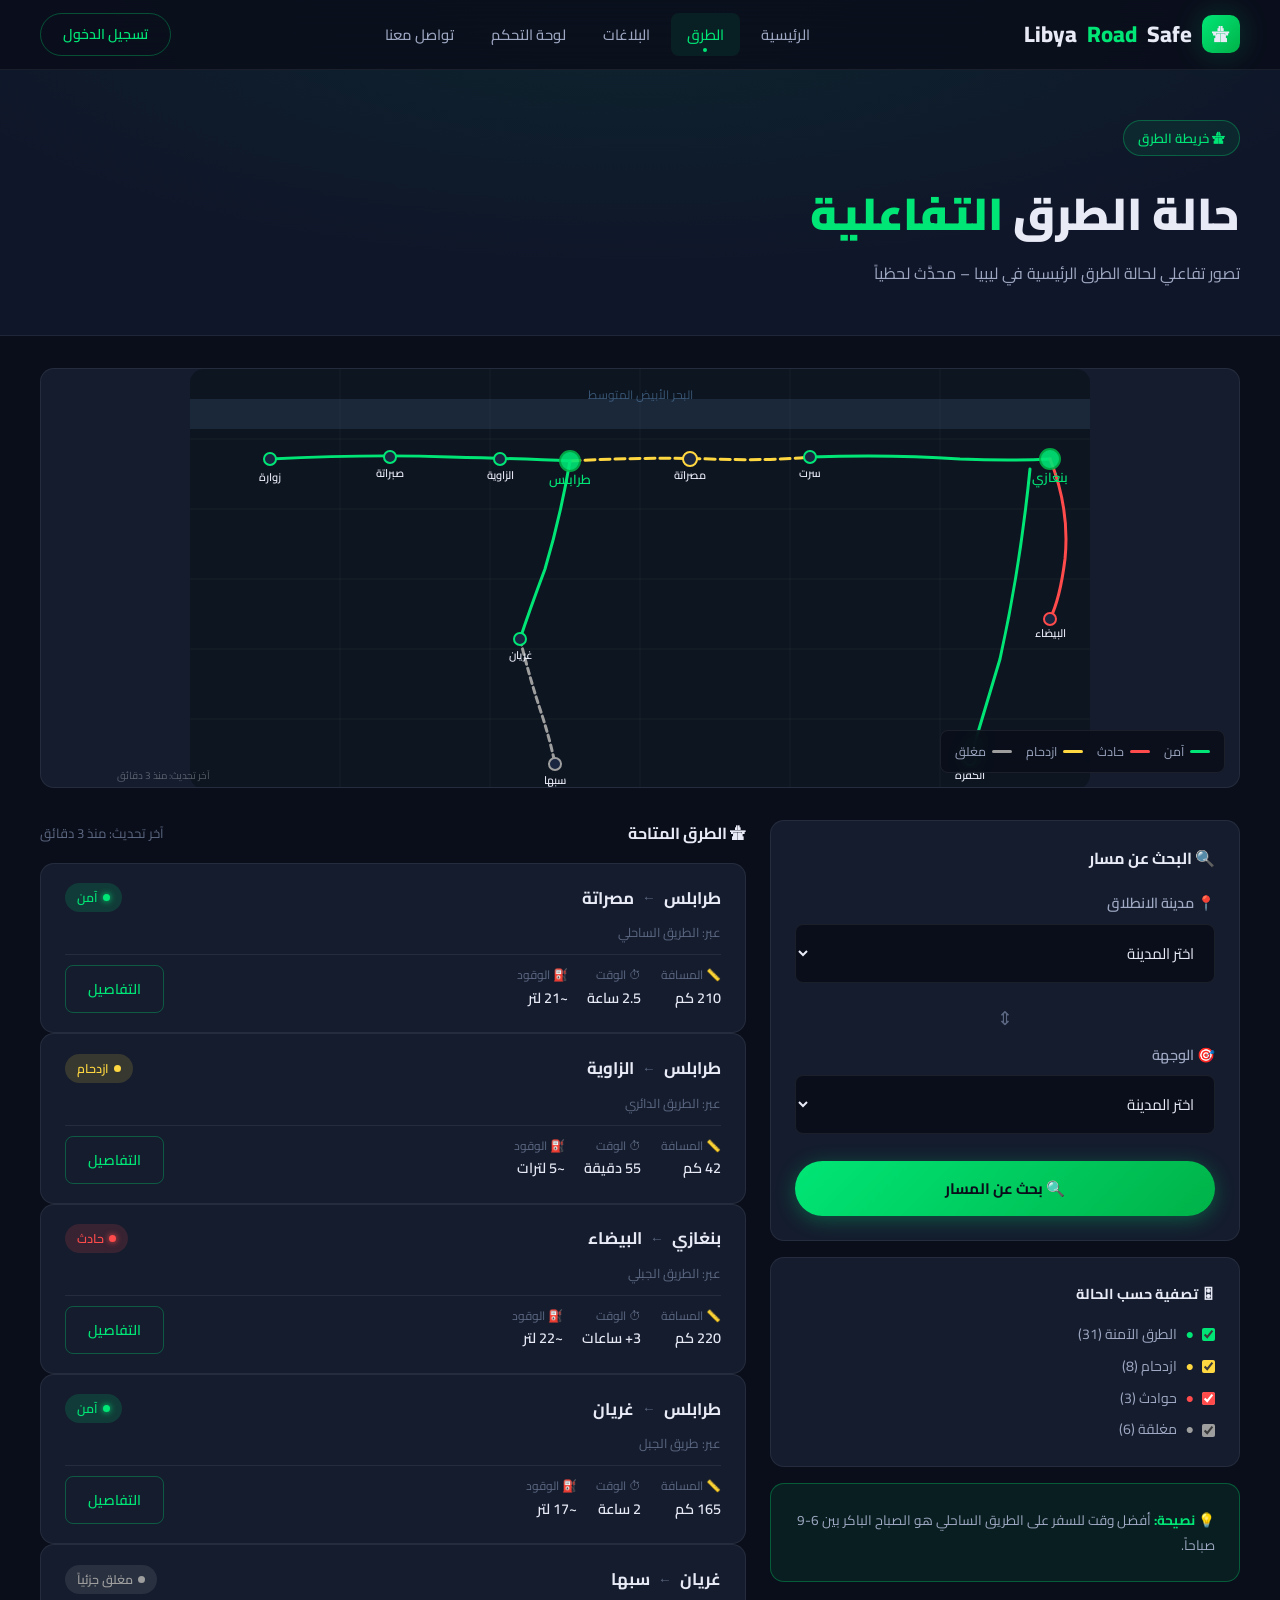
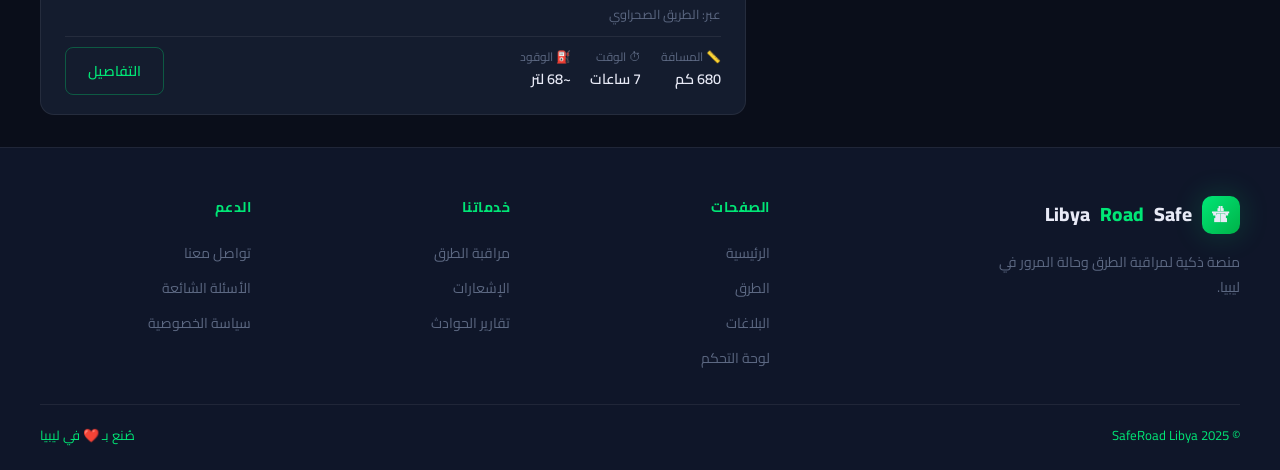
<file: roads.html>
<!DOCTYPE html>
<html lang="ar" dir="rtl">
<head>
  <meta charset="UTF-8" />
  <meta name="viewport" content="width=device-width, initial-scale=1.0" />
  <title>الطرق – SafeRoad Libya</title>
  <style>
/* =============================================
   SafeRoad Libya - style.css
   تصميم احترافي - داكن + أخضر + أبيض
   ============================================= */

/* === الخطوط === */
@import url('https://fonts.googleapis.com/css2?family=Cairo:wght@300;400;500;600;700;800;900&family=Tajawal:wght@300;400;500;700;800&display=swap');

/* === متغيرات الألوان === */
:root {
  --bg-primary:    #0a0e1a;
  --bg-secondary:  #0f1629;
  --bg-card:       #141c2e;
  --bg-card-hover: #1a2540;
  --green-main:    #00e676;
  --green-dark:    #00b248;
  --green-glow:    rgba(0, 230, 118, 0.18);
  --green-subtle:  rgba(0, 230, 118, 0.08);
  --accent-red:    #ff4b4b;
  --accent-yellow: #ffd740;
  --accent-gray:   #9e9e9e;
  --text-primary:  #e8eaf6;
  --text-secondary:#9ea8c2;
  --text-muted:    #5c6882;
  --border:        rgba(255,255,255,0.07);
  --border-green:  rgba(0, 230, 118, 0.3);
  --shadow-card:   0 8px 32px rgba(0,0,0,0.4);
  --shadow-green:  0 0 30px rgba(0, 230, 118, 0.2);
  --radius:        14px;
  --radius-sm:     8px;
  --transition:    all 0.3s cubic-bezier(0.4, 0, 0.2, 1);
}

/* === إعادة تعيين === */
*, *::before, *::after { box-sizing: border-box; margin: 0; padding: 0; }

html {
  scroll-behavior: smooth;
  font-size: 16px;
}

body {
  font-family: 'Cairo', 'Tajawal', sans-serif;
  background: var(--bg-primary);
  color: var(--text-primary);
  direction: rtl;
  text-align: right;
  line-height: 1.7;
  overflow-x: hidden;
  opacity: 0;
  transition: opacity 0.4s ease;
}

a { text-decoration: none; color: inherit; transition: var(--transition); }
ul, ol { list-style: none; }
img { max-width: 100%; display: block; }
button { cursor: pointer; font-family: inherit; border: none; outline: none; }
input, textarea, select { font-family: inherit; direction: rtl; }

/* === شريط التمرير === */
::-webkit-scrollbar { width: 6px; }
::-webkit-scrollbar-track { background: var(--bg-primary); }
::-webkit-scrollbar-thumb { background: var(--green-dark); border-radius: 3px; }

/* =============================================
   NAVBAR
   ============================================= */
.navbar {
  position: fixed;
  top: 0; right: 0; left: 0;
  z-index: 1000;
  display: flex;
  align-items: center;
  justify-content: space-between;
  padding: 0 2.5rem;
  height: 70px;
  background: rgba(10, 14, 26, 0.85);
  backdrop-filter: blur(20px);
  border-bottom: 1px solid var(--border);
  transition: var(--transition);
}

.navbar.scrolled {
  background: rgba(10, 14, 26, 0.98);
  box-shadow: 0 4px 30px rgba(0,0,0,0.5);
}

.nav-logo {
  display: flex;
  align-items: center;
  gap: 10px;
  font-size: 1.4rem;
  font-weight: 800;
  color: var(--text-primary);
}

.nav-logo .logo-icon {
  width: 38px; height: 38px;
  background: linear-gradient(135deg, var(--green-main), var(--green-dark));
  border-radius: 10px;
  display: flex; align-items: center; justify-content: center;
  font-size: 1.1rem;
  box-shadow: var(--shadow-green);
}

.nav-logo span { color: var(--green-main); }

.nav-links {
  display: flex;
  align-items: center;
  gap: 0.3rem;
}

.nav-links a {
  padding: 8px 16px;
  border-radius: var(--radius-sm);
  font-size: 0.92rem;
  font-weight: 500;
  color: var(--text-secondary);
  transition: var(--transition);
  position: relative;
}

.nav-links a:hover,
.nav-links a.active {
  color: var(--green-main);
  background: var(--green-subtle);
}

.nav-links a.active::after {
  content: '';
  position: absolute;
  bottom: 4px; left: 50%; transform: translateX(-50%);
  width: 4px; height: 4px;
  background: var(--green-main);
  border-radius: 50%;
}

.nav-actions {
  display: flex;
  align-items: center;
  gap: 12px;
}

.btn-nav-login {
  padding: 9px 22px;
  border-radius: 50px;
  background: transparent;
  border: 1px solid var(--border-green);
  color: var(--green-main);
  font-size: 0.88rem;
  font-weight: 600;
  transition: var(--transition);
}

.btn-nav-login:hover {
  background: var(--green-subtle);
  box-shadow: var(--shadow-green);
}

/* Mobile Menu Button */
.hamburger {
  display: none;
  flex-direction: column;
  gap: 5px;
  background: none;
  border: none;
  padding: 6px;
  cursor: pointer;
}

.hamburger span {
  width: 24px; height: 2px;
  background: var(--text-primary);
  border-radius: 2px;
  transition: var(--transition);
  display: block;
}

.hamburger.open span:nth-child(1) { transform: translateY(7px) rotate(45deg); }
.hamburger.open span:nth-child(2) { opacity: 0; }
.hamburger.open span:nth-child(3) { transform: translateY(-7px) rotate(-45deg); }

.mobile-menu {
  display: none;
  position: fixed;
  top: 70px; right: 0; left: 0;
  background: var(--bg-secondary);
  border-bottom: 1px solid var(--border);
  padding: 1.5rem;
  z-index: 999;
  flex-direction: column;
  gap: 8px;
  animation: slideDown 0.3s ease;
}

.mobile-menu.open { display: flex; }

.mobile-menu a {
  padding: 12px 16px;
  border-radius: var(--radius-sm);
  font-size: 1rem;
  font-weight: 500;
  color: var(--text-secondary);
  border-bottom: 1px solid var(--border);
  transition: var(--transition);
}

.mobile-menu a:last-child { border-bottom: none; }
.mobile-menu a:hover, .mobile-menu a.active { color: var(--green-main); background: var(--green-subtle); }

@keyframes slideDown {
  from { opacity: 0; transform: translateY(-10px); }
  to   { opacity: 1; transform: translateY(0); }
}

/* =============================================
   BUTTONS
   ============================================= */
.btn-primary {
  display: inline-flex;
  align-items: center;
  gap: 8px;
  padding: 13px 28px;
  background: linear-gradient(135deg, var(--green-main), var(--green-dark));
  color: #0a0e1a;
  border-radius: 50px;
  font-weight: 700;
  font-size: 0.95rem;
  border: none;
  transition: var(--transition);
  box-shadow: 0 4px 20px rgba(0, 230, 118, 0.3);
}

.btn-primary:hover {
  transform: translateY(-2px);
  box-shadow: 0 8px 30px rgba(0, 230, 118, 0.45);
}

.btn-secondary {
  display: inline-flex;
  align-items: center;
  gap: 8px;
  padding: 12px 26px;
  background: transparent;
  color: var(--text-primary);
  border-radius: 50px;
  font-weight: 600;
  font-size: 0.95rem;
  border: 1px solid var(--border);
  transition: var(--transition);
}

.btn-secondary:hover {
  border-color: var(--green-main);
  color: var(--green-main);
  background: var(--green-subtle);
}

.btn-outline-green {
  display: inline-flex;
  align-items: center;
  gap: 8px;
  padding: 10px 22px;
  background: transparent;
  color: var(--green-main);
  border-radius: var(--radius-sm);
  font-weight: 600;
  font-size: 0.88rem;
  border: 1px solid var(--border-green);
  transition: var(--transition);
}

.btn-outline-green:hover {
  background: var(--green-subtle);
  box-shadow: var(--shadow-green);
}

/* =============================================
   CARDS
   ============================================= */
.card {
  background: var(--bg-card);
  border: 1px solid var(--border);
  border-radius: var(--radius);
  padding: 1.5rem;
  transition: var(--transition);
  position: relative;
  overflow: hidden;
}

.card:hover {
  border-color: var(--border-green);
  box-shadow: var(--shadow-card);
  transform: translateY(-3px);
}

.card::before {
  content: '';
  position: absolute;
  top: 0; right: 0; left: 0;
  height: 2px;
  background: linear-gradient(90deg, transparent, var(--green-main), transparent);
  opacity: 0;
  transition: var(--transition);
}

.card:hover::before { opacity: 1; }

/* =============================================
   BADGES / STATUS
   ============================================= */
.badge {
  display: inline-flex;
  align-items: center;
  gap: 5px;
  padding: 4px 12px;
  border-radius: 50px;
  font-size: 0.78rem;
  font-weight: 600;
}

.badge-safe    { background: rgba(0,230,118,0.15); color: var(--green-main); }
.badge-danger  { background: rgba(255,75,75,0.15);  color: var(--accent-red); }
.badge-warning { background: rgba(255,215,64,0.15); color: var(--accent-yellow); }
.badge-closed  { background: rgba(158,158,158,0.15);color: var(--accent-gray); }

.status-dot {
  width: 7px; height: 7px;
  border-radius: 50%;
  display: inline-block;
}
.status-dot.safe    { background: var(--green-main); box-shadow: 0 0 6px var(--green-main); animation: pulse-green 2s infinite; }
.status-dot.danger  { background: var(--accent-red); box-shadow: 0 0 6px var(--accent-red); animation: pulse-red 2s infinite; }
.status-dot.warning { background: var(--accent-yellow); }
.status-dot.closed  { background: var(--accent-gray); }

@keyframes pulse-green {
  0%, 100% { box-shadow: 0 0 6px var(--green-main); }
  50%       { box-shadow: 0 0 14px var(--green-main); }
}
@keyframes pulse-red {
  0%, 100% { box-shadow: 0 0 6px var(--accent-red); }
  50%       { box-shadow: 0 0 14px var(--accent-red); }
}

/* =============================================
   SECTION TITLES
   ============================================= */
.section-label {
  display: inline-flex;
  align-items: center;
  gap: 8px;
  padding: 6px 14px;
  background: var(--green-subtle);
  border: 1px solid var(--border-green);
  border-radius: 50px;
  color: var(--green-main);
  font-size: 0.82rem;
  font-weight: 600;
  margin-bottom: 1.2rem;
}

.section-title {
  font-size: clamp(1.6rem, 3vw, 2.4rem);
  font-weight: 800;
  color: var(--text-primary);
  line-height: 1.3;
  margin-bottom: 0.8rem;
}

.section-title span { color: var(--green-main); }

.section-desc {
  color: var(--text-secondary);
  font-size: 1rem;
  max-width: 560px;
  margin-bottom: 2.5rem;
}

/* =============================================
   FORMS & INPUTS
   ============================================= */
.form-group {
  display: flex;
  flex-direction: column;
  gap: 8px;
  margin-bottom: 1.2rem;
}

.form-group label {
  font-size: 0.9rem;
  font-weight: 600;
  color: var(--text-secondary);
}

.form-control {
  padding: 13px 16px;
  background: var(--bg-primary);
  border: 1px solid var(--border);
  border-radius: var(--radius-sm);
  color: var(--text-primary);
  font-size: 0.95rem;
  transition: var(--transition);
  width: 100%;
}

.form-control:focus {
  border-color: var(--green-main);
  outline: none;
  box-shadow: 0 0 0 3px var(--green-glow);
}

.form-control::placeholder { color: var(--text-muted); }

select.form-control option { background: var(--bg-secondary); }

/* =============================================
   FOOTER
   ============================================= */
.footer {
  background: var(--bg-secondary);
  border-top: 1px solid var(--border);
  padding: 3rem 2.5rem 1.5rem;
}

.footer-grid {
  display: grid;
  grid-template-columns: 2fr 1fr 1fr 1fr;
  gap: 3rem;
  margin-bottom: 2rem;
}

.footer-brand .nav-logo { margin-bottom: 1rem; font-size: 1.2rem; }
.footer-brand p { color: var(--text-muted); font-size: 0.88rem; line-height: 1.8; max-width: 260px; }

.footer-col h4 {
  font-size: 0.88rem;
  font-weight: 700;
  color: var(--green-main);
  margin-bottom: 1.2rem;
  text-transform: uppercase;
  letter-spacing: 0.5px;
}

.footer-col ul { display: flex; flex-direction: column; gap: 8px; }
.footer-col ul a { color: var(--text-muted); font-size: 0.88rem; transition: var(--transition); }
.footer-col ul a:hover { color: var(--green-main); padding-right: 6px; }

.footer-bottom {
  border-top: 1px solid var(--border);
  padding-top: 1.2rem;
  display: flex;
  align-items: center;
  justify-content: space-between;
  color: var(--text-muted);
  font-size: 0.82rem;
}

.footer-bottom span { color: var(--green-main); }

.social-links { display: flex; gap: 10px; }
.social-link {
  width: 34px; height: 34px;
  border-radius: 8px;
  background: var(--bg-card);
  border: 1px solid var(--border);
  display: flex; align-items: center; justify-content: center;
  color: var(--text-muted);
  font-size: 0.9rem;
  transition: var(--transition);
}
.social-link:hover { border-color: var(--green-main); color: var(--green-main); }

/* =============================================
   HERO - index.html
   ============================================= */
.hero {
  min-height: 100vh;
  display: flex;
  align-items: center;
  position: relative;
  padding: 100px 2.5rem 4rem;
  overflow: hidden;
}

.hero-bg {
  position: absolute;
  inset: 0;
  background:
    radial-gradient(ellipse 80% 50% at 50% -10%, rgba(0,230,118,0.12), transparent),
    radial-gradient(ellipse 60% 60% at 80% 100%, rgba(0,178,72,0.08), transparent),
    linear-gradient(180deg, var(--bg-primary) 0%, var(--bg-secondary) 100%);
}

.hero-grid-lines {
  position: absolute;
  inset: 0;
  background-image:
    linear-gradient(rgba(255,255,255,0.025) 1px, transparent 1px),
    linear-gradient(90deg, rgba(255,255,255,0.025) 1px, transparent 1px);
  background-size: 50px 50px;
}

.hero-content {
  position: relative;
  z-index: 2;
  max-width: 680px;
}

.hero-badge {
  display: inline-flex;
  align-items: center;
  gap: 8px;
  padding: 7px 16px;
  background: var(--green-subtle);
  border: 1px solid var(--border-green);
  border-radius: 50px;
  color: var(--green-main);
  font-size: 0.83rem;
  font-weight: 600;
  margin-bottom: 1.5rem;
  animation: fadeInDown 0.6s ease both;
}

.hero-badge .dot { width: 6px; height: 6px; background: var(--green-main); border-radius: 50%; animation: pulse-green 1.5s infinite; }

.hero h1 {
  font-size: clamp(2.2rem, 5vw, 3.8rem);
  font-weight: 900;
  line-height: 1.2;
  margin-bottom: 1.2rem;
  animation: fadeInUp 0.7s ease 0.1s both;
}

.hero h1 .highlight {
  background: linear-gradient(135deg, var(--green-main), #69f0ae);
  -webkit-background-clip: text;
  -webkit-text-fill-color: transparent;
  background-clip: text;
}

.hero p {
  font-size: 1.1rem;
  color: var(--text-secondary);
  margin-bottom: 2rem;
  animation: fadeInUp 0.7s ease 0.2s both;
  max-width: 540px;
}

.hero-actions {
  display: flex;
  gap: 14px;
  flex-wrap: wrap;
  animation: fadeInUp 0.7s ease 0.3s both;
  margin-bottom: 2.5rem;
}

.hero-stats {
  display: flex;
  gap: 2rem;
  animation: fadeInUp 0.7s ease 0.4s both;
}

.hero-stat .num {
  font-size: 1.8rem;
  font-weight: 800;
  color: var(--green-main);
  line-height: 1;
}

.hero-stat .lbl {
  font-size: 0.8rem;
  color: var(--text-muted);
  margin-top: 3px;
}

/* Floating cards */
.hero-visual {
  position: absolute;
  left: 4%;
  top: 50%;
  transform: translateY(-50%);
  display: flex;
  flex-direction: column;
  gap: 14px;
  z-index: 2;
  animation: fadeInLeft 0.8s ease 0.5s both;
}

.float-card {
  background: var(--bg-card);
  border: 1px solid var(--border);
  border-radius: var(--radius);
  padding: 1rem 1.2rem;
  min-width: 200px;
  display: flex;
  align-items: center;
  gap: 12px;
  animation: float 4s ease-in-out infinite;
  backdrop-filter: blur(10px);
}

.float-card:nth-child(2) { animation-delay: 1s; margin-right: 20px; }
.float-card:nth-child(3) { animation-delay: 2s; }

.float-card .icon {
  width: 40px; height: 40px;
  border-radius: 10px;
  display: flex; align-items: center; justify-content: center;
  font-size: 1.1rem;
  flex-shrink: 0;
}

.float-card .info { flex: 1; }
.float-card .info .title { font-size: 0.8rem; color: var(--text-muted); }
.float-card .info .value { font-size: 1rem; font-weight: 700; }

@keyframes float {
  0%, 100% { transform: translateY(0); }
  50%       { transform: translateY(-8px); }
}

/* =============================================
   SEARCH SECTION - index.html
   ============================================= */
.search-section {
  padding: 0 2.5rem 4rem;
  position: relative;
  z-index: 2;
}

.search-box {
  background: var(--bg-card);
  border: 1px solid var(--border);
  border-radius: var(--radius);
  padding: 2rem;
  max-width: 800px;
  margin: 0 auto;
  box-shadow: var(--shadow-card);
  position: relative;
  top: -30px;
}

.search-box h3 {
  font-size: 1.1rem;
  font-weight: 700;
  margin-bottom: 1.2rem;
  color: var(--text-primary);
}

.search-row {
  display: grid;
  grid-template-columns: 1fr 1fr auto;
  gap: 12px;
  align-items: end;
}

.search-row .btn-primary { white-space: nowrap; height: 48px; }

/* =============================================
   STATUS CARDS SECTION
   ============================================= */
.status-section {
  padding: 3rem 2.5rem;
  background: var(--bg-secondary);
}

.status-grid {
  display: grid;
  grid-template-columns: repeat(4, 1fr);
  gap: 1.2rem;
  margin-top: 2rem;
}

.status-card {
  background: var(--bg-card);
  border: 1px solid var(--border);
  border-radius: var(--radius);
  padding: 1.5rem;
  transition: var(--transition);
  cursor: pointer;
  position: relative;
  overflow: hidden;
}

.status-card::after {
  content: '';
  position: absolute;
  bottom: 0; right: 0; left: 0;
  height: 3px;
  border-radius: 0 0 var(--radius) var(--radius);
  transition: var(--transition);
}

.status-card.safe::after   { background: var(--green-main); }
.status-card.danger::after { background: var(--accent-red); }
.status-card.warn::after   { background: var(--accent-yellow); }
.status-card.closed::after { background: var(--accent-gray); }

.status-card:hover { transform: translateY(-4px); border-color: rgba(255,255,255,0.15); }

.status-card .sc-icon {
  width: 50px; height: 50px;
  border-radius: 12px;
  display: flex; align-items: center; justify-content: center;
  font-size: 1.3rem;
  margin-bottom: 1rem;
}

.status-card.safe   .sc-icon { background: rgba(0,230,118,0.1);  color: var(--green-main); }
.status-card.danger .sc-icon { background: rgba(255,75,75,0.1);  color: var(--accent-red); }
.status-card.warn   .sc-icon { background: rgba(255,215,64,0.1); color: var(--accent-yellow); }
.status-card.closed .sc-icon { background: rgba(158,158,158,0.1);color: var(--accent-gray); }

.status-card .sc-num {
  font-size: 2.4rem;
  font-weight: 900;
  line-height: 1;
  margin-bottom: 4px;
}

.status-card.safe   .sc-num { color: var(--green-main); }
.status-card.danger .sc-num { color: var(--accent-red); }
.status-card.warn   .sc-num { color: var(--accent-yellow); }
.status-card.closed .sc-num { color: var(--accent-gray); }

.status-card .sc-label { font-size: 0.9rem; color: var(--text-secondary); font-weight: 500; }
.status-card .sc-sub   { font-size: 0.78rem; color: var(--text-muted); margin-top: 6px; }

/* =============================================
   FEATURED ROADS - index.html
   ============================================= */
.roads-section { padding: 4rem 2.5rem; }

.roads-list { display: flex; flex-direction: column; gap: 1rem; }

.road-item {
  background: var(--bg-card);
  border: 1px solid var(--border);
  border-radius: var(--radius);
  padding: 1.2rem 1.5rem;
  display: flex;
  align-items: center;
  gap: 1.2rem;
  transition: var(--transition);
}

.road-item:hover { border-color: var(--border-green); transform: translateX(-4px); }

.road-item .road-num {
  width: 42px; height: 42px;
  background: var(--bg-primary);
  border: 1px solid var(--border);
  border-radius: 10px;
  display: flex; align-items: center; justify-content: center;
  font-size: 0.8rem;
  font-weight: 700;
  color: var(--text-muted);
  flex-shrink: 0;
}

.road-item .road-info { flex: 1; }
.road-item .road-name { font-weight: 700; font-size: 1rem; color: var(--text-primary); }
.road-item .road-cities { font-size: 0.83rem; color: var(--text-muted); margin-top: 2px; }

.road-item .road-meta {
  display: flex;
  align-items: center;
  gap: 1rem;
  flex-shrink: 0;
}

.road-item .road-dist { font-size: 0.85rem; color: var(--text-secondary); }
.road-item .road-time { font-size: 0.85rem; color: var(--text-muted); }

/* =============================================
   STATISTICS - index.html
   ============================================= */
.stats-section {
  padding: 4rem 2.5rem;
  background: var(--bg-secondary);
}

.stats-grid {
  display: grid;
  grid-template-columns: repeat(4, 1fr);
  gap: 2rem;
  text-align: center;
}

.stat-item { padding: 1.5rem; }
.stat-item .num {
  font-size: clamp(2rem, 4vw, 3rem);
  font-weight: 900;
  color: var(--green-main);
  line-height: 1;
  display: block;
}
.stat-item .unit { font-size: 1.2rem; }
.stat-item .label { color: var(--text-secondary); font-size: 0.9rem; margin-top: 6px; }
.stat-divider {
  width: 1px;
  background: var(--border);
  margin: 1rem 0;
  height: auto;
}

/* =============================================
   ROADS PAGE - roads.html
   ============================================= */
.page-header {
  padding: 120px 2.5rem 3rem;
  background: var(--bg-secondary);
  border-bottom: 1px solid var(--border);
  position: relative;
  overflow: hidden;
}

.page-header::before {
  content: '';
  position: absolute;
  top: 0; right: 0; left: 0;
  height: 100%;
  background: radial-gradient(ellipse 60% 80% at 50% 0%, rgba(0,230,118,0.07), transparent);
}

.page-header-content { position: relative; z-index: 1; }
.page-header h1 { font-size: clamp(1.8rem, 3.5vw, 2.8rem); font-weight: 900; margin-bottom: 0.5rem; }
.page-header p  { color: var(--text-secondary); }

/* Map */
.map-container {
  background: var(--bg-card);
  border: 1px solid var(--border);
  border-radius: var(--radius);
  overflow: hidden;
  height: 420px;
  position: relative;
}

.map-placeholder {
  width: 100%; height: 100%;
  display: flex;
  flex-direction: column;
  align-items: center;
  justify-content: center;
  background: linear-gradient(135deg, #0d1520, #0a1a12);
  position: relative;
  overflow: hidden;
}

/* SVG Road Map */
.map-svg { width: 100%; height: 100%; }

.map-legend {
  position: absolute;
  bottom: 14px;
  right: 14px;
  background: rgba(10,14,26,0.88);
  border: 1px solid var(--border);
  border-radius: var(--radius-sm);
  padding: 10px 14px;
  display: flex;
  gap: 14px;
  backdrop-filter: blur(10px);
}

.legend-item {
  display: flex;
  align-items: center;
  gap: 6px;
  font-size: 0.78rem;
  color: var(--text-secondary);
}

.legend-line {
  width: 20px; height: 3px;
  border-radius: 2px;
}

.roads-page-layout {
  display: grid;
  grid-template-columns: 1fr 1.5fr;
  gap: 1.5rem;
  padding: 2rem 2.5rem;
  align-items: start;
}

.search-panel { display: flex; flex-direction: column; gap: 1rem; }

.route-result-card {
  background: var(--bg-card);
  border: 1px solid var(--border);
  border-radius: var(--radius);
  padding: 1.2rem 1.5rem;
  transition: var(--transition);
}

.route-result-card:hover { border-color: var(--border-green); }

.route-result-header {
  display: flex;
  align-items: center;
  justify-content: space-between;
  margin-bottom: 10px;
}

.route-cities {
  font-weight: 700;
  font-size: 1.05rem;
  display: flex;
  align-items: center;
  gap: 8px;
}

.route-cities .arrow { color: var(--text-muted); font-size: 0.85rem; }

.route-meta {
  display: flex;
  gap: 1.2rem;
  margin-top: 10px;
  padding-top: 10px;
  border-top: 1px solid var(--border);
}

.route-meta-item { display: flex; flex-direction: column; }
.route-meta-item .rm-label { font-size: 0.75rem; color: var(--text-muted); }
.route-meta-item .rm-value { font-size: 0.9rem; font-weight: 600; color: var(--text-primary); }

/* =============================================
   REPORTS PAGE - reports.html
   ============================================= */
.reports-layout {
  display: grid;
  grid-template-columns: 1fr 2fr;
  gap: 1.5rem;
  padding: 2rem 2.5rem;
  align-items: start;
}

.filter-panel { display: flex; flex-direction: column; gap: 0.7rem; }

.filter-btn {
  display: flex;
  align-items: center;
  gap: 10px;
  padding: 12px 16px;
  border-radius: var(--radius-sm);
  background: var(--bg-card);
  border: 1px solid var(--border);
  color: var(--text-secondary);
  font-size: 0.9rem;
  font-weight: 500;
  width: 100%;
  text-align: right;
  transition: var(--transition);
  cursor: pointer;
}

.filter-btn:hover, .filter-btn.active {
  border-color: var(--green-main);
  color: var(--green-main);
  background: var(--green-subtle);
}

.filter-btn .count {
  margin-right: auto;
  background: var(--bg-primary);
  padding: 2px 8px;
  border-radius: 50px;
  font-size: 0.75rem;
  color: var(--text-muted);
}

.report-card {
  background: var(--bg-card);
  border: 1px solid var(--border);
  border-radius: var(--radius);
  padding: 1.2rem 1.5rem;
  transition: var(--transition);
  display: flex;
  gap: 14px;
}

.report-card:hover { border-color: var(--border-green); transform: translateX(-4px); }

.report-card .report-icon {
  width: 44px; height: 44px;
  border-radius: 10px;
  display: flex; align-items: center; justify-content: center;
  font-size: 1.1rem;
  flex-shrink: 0;
}

.report-card.danger  .report-icon { background: rgba(255,75,75,0.1);  color: var(--accent-red); }
.report-card.warning .report-icon { background: rgba(255,215,64,0.1); color: var(--accent-yellow); }
.report-card.closed  .report-icon { background: rgba(158,158,158,0.1);color: var(--accent-gray); }
.report-card.safe    .report-icon { background: rgba(0,230,118,0.1);  color: var(--green-main); }

.report-card .report-body { flex: 1; }
.report-card .report-title { font-weight: 700; font-size: 0.98rem; margin-bottom: 4px; }
.report-card .report-location { font-size: 0.83rem; color: var(--text-muted); margin-bottom: 6px; display: flex; align-items: center; gap: 4px; }
.report-card .report-desc { font-size: 0.85rem; color: var(--text-secondary); line-height: 1.6; }
.report-card .report-footer { display: flex; align-items: center; justify-content: space-between; margin-top: 8px; padding-top: 8px; border-top: 1px solid var(--border); }
.report-card .report-time { font-size: 0.78rem; color: var(--text-muted); display: flex; align-items: center; gap: 4px; }
.report-card .report-votes { font-size: 0.78rem; color: var(--text-secondary); display: flex; align-items: center; gap: 4px; }

/* Add Report Button */
.fab {
  position: fixed;
  bottom: 2rem;
  left: 2rem;
  width: 56px; height: 56px;
  border-radius: 50%;
  background: linear-gradient(135deg, var(--green-main), var(--green-dark));
  color: #0a0e1a;
  display: flex; align-items: center; justify-content: center;
  font-size: 1.4rem;
  font-weight: 700;
  box-shadow: 0 6px 24px rgba(0,230,118,0.4);
  border: none;
  cursor: pointer;
  transition: var(--transition);
  z-index: 100;
}

.fab:hover { transform: scale(1.1) rotate(45deg); box-shadow: 0 8px 32px rgba(0,230,118,0.6); }

/* Modal */
.modal-overlay {
  display: none;
  position: fixed;
  inset: 0;
  background: rgba(0,0,0,0.75);
  z-index: 2000;
  align-items: center;
  justify-content: center;
  backdrop-filter: blur(4px);
}

.modal-overlay.open { display: flex; }

.modal {
  background: var(--bg-card);
  border: 1px solid var(--border);
  border-radius: var(--radius);
  padding: 2rem;
  width: 90%;
  max-width: 500px;
  animation: scaleIn 0.3s ease;
}

@keyframes scaleIn {
  from { opacity: 0; transform: scale(0.9); }
  to   { opacity: 1; transform: scale(1); }
}

.modal-header { display: flex; align-items: center; justify-content: space-between; margin-bottom: 1.5rem; }
.modal-header h3 { font-size: 1.1rem; font-weight: 700; }

.modal-close {
  width: 32px; height: 32px;
  border-radius: 8px;
  background: var(--bg-primary);
  border: 1px solid var(--border);
  color: var(--text-muted);
  display: flex; align-items: center; justify-content: center;
  cursor: pointer;
  transition: var(--transition);
  font-size: 1rem;
}

.modal-close:hover { border-color: var(--accent-red); color: var(--accent-red); }

/* =============================================
   DASHBOARD - dashboard.html
   ============================================= */
.dashboard-grid {
  display: grid;
  grid-template-columns: repeat(4, 1fr);
  gap: 1.2rem;
  padding: 2rem 2.5rem 1.5rem;
}

.dash-card {
  background: var(--bg-card);
  border: 1px solid var(--border);
  border-radius: var(--radius);
  padding: 1.4rem;
  position: relative;
  overflow: hidden;
  transition: var(--transition);
}

.dash-card:hover { transform: translateY(-3px); box-shadow: var(--shadow-card); }

.dash-card .dc-icon {
  width: 48px; height: 48px;
  border-radius: 12px;
  display: flex; align-items: center; justify-content: center;
  font-size: 1.2rem;
  margin-bottom: 1rem;
}

.dash-card.green  .dc-icon { background: rgba(0,230,118,0.1);  color: var(--green-main); }
.dash-card.red    .dc-icon { background: rgba(255,75,75,0.1);  color: var(--accent-red); }
.dash-card.yellow .dc-icon { background: rgba(255,215,64,0.1); color: var(--accent-yellow); }
.dash-card.gray   .dc-icon { background: rgba(158,158,158,0.1);color: var(--accent-gray); }

.dash-card .dc-num {
  font-size: 2.2rem;
  font-weight: 900;
  line-height: 1;
  margin-bottom: 4px;
}

.dash-card.green  .dc-num { color: var(--green-main); }
.dash-card.red    .dc-num { color: var(--accent-red); }
.dash-card.yellow .dc-num { color: var(--accent-yellow); }
.dash-card.gray   .dc-num { color: var(--accent-gray); }

.dash-card .dc-label { font-size: 0.9rem; color: var(--text-secondary); }
.dash-card .dc-change { font-size: 0.78rem; color: var(--text-muted); margin-top: 8px; }
.dash-card .dc-change.up   { color: var(--green-main); }
.dash-card .dc-change.down { color: var(--accent-red); }

/* Progress bar */
.progress-bar {
  height: 4px;
  background: var(--bg-primary);
  border-radius: 2px;
  margin-top: 10px;
  overflow: hidden;
}

.progress-fill {
  height: 100%;
  border-radius: 2px;
  transition: width 1s ease;
}

.dash-card.green  .progress-fill { background: var(--green-main); }
.dash-card.red    .progress-fill { background: var(--accent-red); }
.dash-card.yellow .progress-fill { background: var(--accent-yellow); }
.dash-card.gray   .progress-fill { background: var(--accent-gray); }

/* Tips Section */
.tips-grid {
  display: grid;
  grid-template-columns: repeat(3, 1fr);
  gap: 1.2rem;
  padding: 0 2.5rem 3rem;
}

.tip-card {
  background: var(--bg-card);
  border: 1px solid var(--border);
  border-radius: var(--radius);
  padding: 1.4rem;
  transition: var(--transition);
}

.tip-card:hover { border-color: var(--border-green); transform: translateY(-3px); }

.tip-card .tip-num {
  font-size: 2.5rem;
  font-weight: 900;
  color: var(--green-subtle);
  color: rgba(0,230,118,0.12);
  line-height: 1;
  margin-bottom: 0.5rem;
}

.tip-card h4 { font-size: 0.98rem; font-weight: 700; margin-bottom: 6px; }
.tip-card p  { font-size: 0.85rem; color: var(--text-muted); line-height: 1.7; }

/* =============================================
   CONTACT PAGE - contact.html
   ============================================= */
.contact-layout {
  display: grid;
  grid-template-columns: 1fr 1.6fr;
  gap: 2rem;
  padding: 3rem 2.5rem;
  align-items: start;
}

.contact-info { display: flex; flex-direction: column; gap: 1rem; }

.contact-card {
  background: var(--bg-card);
  border: 1px solid var(--border);
  border-radius: var(--radius);
  padding: 1.3rem 1.5rem;
  display: flex;
  align-items: center;
  gap: 14px;
  transition: var(--transition);
}

.contact-card:hover { border-color: var(--border-green); }

.contact-card .cc-icon {
  width: 44px; height: 44px;
  border-radius: 10px;
  background: var(--green-subtle);
  border: 1px solid var(--border-green);
  display: flex; align-items: center; justify-content: center;
  font-size: 1.1rem;
  color: var(--green-main);
  flex-shrink: 0;
}

.contact-card .cc-info { flex: 1; }
.contact-card .cc-label { font-size: 0.78rem; color: var(--text-muted); }
.contact-card .cc-value { font-size: 0.92rem; font-weight: 600; }

.contact-form-wrap {
  background: var(--bg-card);
  border: 1px solid var(--border);
  border-radius: var(--radius);
  padding: 2rem;
}

.contact-form-wrap h3 { font-size: 1.2rem; font-weight: 700; margin-bottom: 1.5rem; }

textarea.form-control { resize: vertical; min-height: 120px; }

/* =============================================
   LOGIN PAGE - login.html
   ============================================= */
.login-page {
  min-height: 100vh;
  display: flex;
  align-items: center;
  justify-content: center;
  padding: 2rem;
  background: var(--bg-primary);
  position: relative;
  overflow: hidden;
}

.login-page::before {
  content: '';
  position: absolute;
  inset: 0;
  background:
    radial-gradient(ellipse 70% 70% at 20% 80%, rgba(0,230,118,0.08), transparent),
    radial-gradient(ellipse 50% 50% at 80% 20%, rgba(0,178,72,0.06), transparent);
}

.login-grid-lines {
  position: absolute;
  inset: 0;
  background-image:
    linear-gradient(rgba(255,255,255,0.02) 1px, transparent 1px),
    linear-gradient(90deg, rgba(255,255,255,0.02) 1px, transparent 1px);
  background-size: 60px 60px;
}

.login-card {
  position: relative;
  z-index: 2;
  background: rgba(20, 28, 46, 0.7);
  border: 1px solid rgba(255,255,255,0.08);
  border-radius: 20px;
  padding: 2.5rem;
  width: 100%;
  max-width: 420px;
  backdrop-filter: blur(20px);
  box-shadow: 0 20px 60px rgba(0,0,0,0.5);
  animation: scaleIn 0.4s ease;
}

.login-logo {
  text-align: center;
  margin-bottom: 2rem;
}

.login-logo .logo-circle {
  width: 64px; height: 64px;
  background: linear-gradient(135deg, var(--green-main), var(--green-dark));
  border-radius: 16px;
  display: flex; align-items: center; justify-content: center;
  font-size: 1.8rem;
  margin: 0 auto 1rem;
  box-shadow: 0 8px 24px rgba(0,230,118,0.35);
}

.login-logo h2 { font-size: 1.4rem; font-weight: 800; }
.login-logo p  { color: var(--text-muted); font-size: 0.85rem; }

.login-divider {
  text-align: center;
  position: relative;
  margin: 1rem 0;
  color: var(--text-muted);
  font-size: 0.8rem;
}

.login-divider::before, .login-divider::after {
  content: '';
  position: absolute;
  top: 50%;
  width: 42%;
  height: 1px;
  background: var(--border);
}

.login-divider::before { right: 0; }
.login-divider::after  { left: 0; }

.remember-row {
  display: flex;
  align-items: center;
  justify-content: space-between;
  margin-bottom: 1.2rem;
}

.checkbox-label {
  display: flex;
  align-items: center;
  gap: 8px;
  font-size: 0.88rem;
  color: var(--text-secondary);
  cursor: pointer;
}

.checkbox-label input[type="checkbox"] { accent-color: var(--green-main); width: 16px; height: 16px; }

.login-footer {
  text-align: center;
  margin-top: 1.5rem;
  font-size: 0.88rem;
  color: var(--text-muted);
}

.login-footer a { color: var(--green-main); font-weight: 600; }
.login-footer a:hover { text-decoration: underline; }

/* Password toggle */
.input-group { position: relative; }
.input-group .form-control { padding-left: 42px; }
.input-toggle {
  position: absolute;
  left: 12px;
  top: 50%;
  transform: translateY(-50%);
  background: none;
  border: none;
  color: var(--text-muted);
  font-size: 1rem;
  cursor: pointer;
  transition: var(--transition);
}
.input-toggle:hover { color: var(--green-main); }

/* =============================================
   ANIMATIONS
   ============================================= */
@keyframes fadeInDown {
  from { opacity: 0; transform: translateY(-20px); }
  to   { opacity: 1; transform: translateY(0); }
}

@keyframes fadeInUp {
  from { opacity: 0; transform: translateY(24px); }
  to   { opacity: 1; transform: translateY(0); }
}

@keyframes fadeInLeft {
  from { opacity: 0; transform: translateX(30px); }
  to   { opacity: 1; transform: translateX(0); }
}

@keyframes fadeIn {
  from { opacity: 0; }
  to   { opacity: 1; }
}

.animate-in {
  opacity: 0;
  transform: translateY(20px);
  transition: opacity 0.6s ease, transform 0.6s ease;
}

.animate-in.visible {
  opacity: 1;
  transform: none;
}

/* =============================================
   UTILITY
   ============================================= */
.container { max-width: 1280px; margin: 0 auto; padding: 0 2.5rem; }
.section { padding: 4rem 2.5rem; }
.text-center { text-align: center; }
.text-muted  { color: var(--text-muted); }
.text-green  { color: var(--green-main); }
.mt-1 { margin-top: 0.5rem; }
.mt-2 { margin-top: 1rem; }
.mt-3 { margin-top: 1.5rem; }
.mb-1 { margin-bottom: 0.5rem; }
.mb-2 { margin-bottom: 1rem; }
.mb-3 { margin-bottom: 1.5rem; }

.divider { height: 1px; background: var(--border); margin: 0; }

.flex { display: flex; }
.flex-col { flex-direction: column; }
.items-center { align-items: center; }
.justify-between { justify-content: space-between; }
.gap-1 { gap: 0.5rem; }
.gap-2 { gap: 1rem; }
.gap-3 { gap: 1.5rem; }

.reports-list { display: flex; flex-direction: column; gap: 1rem; }

/* =============================================
   RESPONSIVE
   ============================================= */
@media (max-width: 1024px) {
  .status-grid  { grid-template-columns: repeat(2, 1fr); }
  .stats-grid   { grid-template-columns: repeat(2, 1fr); }
  .dashboard-grid { grid-template-columns: repeat(2, 1fr); }
  .footer-grid  { grid-template-columns: 1fr 1fr; gap: 2rem; }
  .roads-page-layout { grid-template-columns: 1fr; }
  .reports-layout { grid-template-columns: 1fr; }
  .contact-layout { grid-template-columns: 1fr; }
  .tips-grid { grid-template-columns: repeat(2, 1fr); }
  .hero-visual { display: none; }
}

@media (max-width: 768px) {
  .navbar { padding: 0 1.2rem; }
  .nav-links, .nav-actions .btn-nav-login { display: none; }
  .hamburger { display: flex; }

  .hero { padding: 90px 1.2rem 3rem; }
  .hero-stats { flex-wrap: wrap; gap: 1.2rem; }

  .search-row { grid-template-columns: 1fr; }

  .status-grid    { grid-template-columns: repeat(2, 1fr); }
  .stats-grid     { grid-template-columns: repeat(2, 1fr); }
  .dashboard-grid { grid-template-columns: repeat(2, 1fr); }
  .tips-grid      { grid-template-columns: 1fr; }
  .footer-grid    { grid-template-columns: 1fr; gap: 1.5rem; }
  .footer-bottom  { flex-direction: column; gap: 1rem; text-align: center; }

  .page-header { padding: 100px 1.2rem 2rem; }
  .roads-page-layout,
  .reports-layout,
  .contact-layout { padding: 1.5rem 1.2rem; }
  .section { padding: 3rem 1.2rem; }
  .status-section, .roads-section, .stats-section { padding: 2.5rem 1.2rem; }
  .dashboard-grid { padding: 1.5rem 1.2rem; }
  .tips-grid { padding: 0 1.2rem 2rem; }

  .road-item { flex-wrap: wrap; }
  .road-item .road-meta { width: 100%; justify-content: flex-start; }
}

@media (max-width: 480px) {
  .status-grid    { grid-template-columns: 1fr; }
  .stats-grid     { grid-template-columns: 1fr; }
  .dashboard-grid { grid-template-columns: 1fr; }
}

</style>
  <style>
    /* خريطة SVG تفاعلية */
    .map-svg { width:100%; height:420px; }
    .road-line { stroke-width:3; fill:none; stroke-linecap:round; cursor:pointer; transition:stroke-width 0.2s; }
    .road-line:hover { stroke-width:5; }
    .road-line.safe    { stroke:#00e676; }
    .road-line.warning { stroke:#ffd740; stroke-dasharray:10 5; }
    .road-line.danger  { stroke:#ff4b4b; }
    .road-line.closed  { stroke:#9e9e9e; stroke-dasharray:6 4; }
    .city-dot { fill:#1a2540; stroke:2px; cursor:pointer; }
    .city-dot circle { transition:r 0.2s; }
    .city-dot:hover circle { r:8; }
    .city-label { fill:#e8eaf6; font-family:'Cairo',sans-serif; font-size:11px; font-weight:600; }
    .map-bg { fill:#0d1520; }
    .map-grid { stroke:rgba(255,255,255,0.04); stroke-width:1; }
    .road-tooltip {
      position:absolute; background:var(--bg-card);
      border:1px solid var(--border-green); border-radius:8px;
      padding:8px 14px; font-size:0.82rem; color:var(--text-primary);
      pointer-events:none; display:none; z-index:10; white-space:nowrap;
      font-family:'Cairo',sans-serif;
    }
    .map-container { position:relative; }
  </style>
</head>
<body>

  <!-- NAVBAR -->
  <nav class="navbar">
    <a href="index.html" class="nav-logo"><div class="logo-icon">🛣</div>Safe<span>Road</span> Libya</a>
    <ul class="nav-links">
      <li><a href="index.html">الرئيسية</a></li>
      <li><a href="roads.html" class="active">الطرق</a></li>
      <li><a href="reports.html">البلاغات</a></li>
      <li><a href="dashboard.html">لوحة التحكم</a></li>
      <li><a href="contact.html">تواصل معنا</a></li>
    </ul>
    <div class="nav-actions">
      <a href="login.html" class="btn-nav-login">تسجيل الدخول</a>
      <button class="hamburger"><span></span><span></span><span></span></button>
    </div>
  </nav>
  <div class="mobile-menu">
    <a href="index.html">🏠 الرئيسية</a>
    <a href="roads.html">🛣 الطرق</a>
    <a href="reports.html">📋 البلاغات</a>
    <a href="dashboard.html">📊 لوحة التحكم</a>
    <a href="contact.html">📞 تواصل معنا</a>
    <a href="login.html">🔐 تسجيل الدخول</a>
  </div>

  <!-- PAGE HEADER -->
  <div class="page-header">
    <div class="page-header-content">
      <div class="section-label">🛣 خريطة الطرق</div>
      <h1>حالة الطرق <span style="color:var(--green-main)">التفاعلية</span></h1>
      <p class="text-muted">تصور تفاعلي لحالة الطرق الرئيسية في ليبيا – محدَّث لحظياً</p>
    </div>
  </div>

  <!-- MAP -->
  <div style="padding:2rem 2.5rem 0">
    <div class="map-container">
      <div class="road-tooltip" id="roadTooltip"></div>
      <svg class="map-svg" viewBox="0 0 900 420" xmlns="http://www.w3.org/2000/svg">
        <!-- خلفية الخريطة -->
        <rect width="900" height="420" class="map-bg" rx="14"/>

        <!-- شبكة خلفية -->
        <g class="map-grid">
          <line x1="0" y1="70" x2="900" y2="70"/>
          <line x1="0" y1="140" x2="900" y2="140"/>
          <line x1="0" y1="210" x2="900" y2="210"/>
          <line x1="0" y1="280" x2="900" y2="280"/>
          <line x1="0" y1="350" x2="900" y2="350"/>
          <line x1="150" y1="0" x2="150" y2="420"/>
          <line x1="300" y1="0" x2="300" y2="420"/>
          <line x1="450" y1="0" x2="450" y2="420"/>
          <line x1="600" y1="0" x2="600" y2="420"/>
          <line x1="750" y1="0" x2="750" y2="420"/>
        </g>

        <!-- البحر الأبيض المتوسط -->
        <text x="450" y="30" text-anchor="middle" fill="rgba(100,150,200,0.5)" font-size="12" font-family="Cairo,sans-serif">البحر الأبيض المتوسط</text>
        <line x1="0" y1="45" x2="900" y2="45" stroke="rgba(100,150,200,0.15)" stroke-width="30"/>

        <!-- طرق رئيسية -->
        <!-- الطريق الساحلي الغربي - أخضر/آمن -->
        <path d="M 80 90 Q 180 85 260 88 Q 340 90 380 92"
              class="road-line safe"
              data-name="الطريق الساحلي الغربي"
              data-status="آمن 🟢"
              data-cities="زوارة ← صبراتة ← الزاوية ← طرابلس"
              data-dist="140 كم"/>

        <!-- طرابلس ← مصراتة ← سرت - أصفر ازدحام -->
        <path d="M 380 92 Q 450 88 520 90 Q 580 92 620 88"
              class="road-line warning"
              data-name="طريق مصراتة – سرت"
              data-status="ازدحام ⚠️"
              data-cities="طرابلس ← مصراتة ← سرت"
              data-dist="400 كم"/>

        <!-- سرت ← بنغازي - أخضر -->
        <path d="M 620 88 Q 700 85 770 90 Q 820 92 860 90"
              class="road-line safe"
              data-name="طريق سرت – بنغازي"
              data-status="آمن 🟢"
              data-cities="سرت ← أجدابيا ← بنغازي"
              data-dist="340 كم"/>

        <!-- بنغازي ← البيضاء - أحمر حادث -->
        <path d="M 860 90 Q 880 140 875 190 Q 870 230 860 250"
              class="road-line danger"
              data-name="طريق بنغازي – البيضاء"
              data-status="حادث مروري 🔴"
              data-cities="بنغازي ← المرج ← البيضاء"
              data-dist="220 كم"/>

        <!-- طرابلس ← غريان - أخضر -->
        <path d="M 380 92 Q 370 150 355 200 Q 340 240 330 270"
              class="road-line safe"
              data-name="طريق طرابلس – غريان"
              data-status="آمن 🟢"
              data-cities="طرابلس ← ترهونة ← غريان"
              data-dist="165 كم"/>

        <!-- غريان ← سبها - رمادي مغلق -->
        <path d="M 330 270 Q 340 310 350 340 Q 360 370 365 395"
              class="road-line closed"
              data-name="طريق غريان – سبها"
              data-status="مغلق جزئياً ⛔"
              data-cities="غريان ← براك ← سبها"
              data-dist="680 كم"/>

        <!-- بنغازي ← أجدابيا الجنوب - أخضر -->
        <path d="M 840 100 Q 830 200 810 290 Q 795 340 780 390"
              class="road-line safe"
              data-name="طريق الداخلية الشرقي"
              data-status="آمن 🟢"
              data-cities="بنغازي ← أجدابيا ← الكفرة"
              data-dist="1100 كم"/>

        <!-- مدن - نقاط -->
        <!-- زوارة -->
        <g class="city-dot">
          <circle cx="80" cy="90" r="6" fill="#1a2540" stroke="#00e676" stroke-width="2"/>
          <text x="80" y="112" text-anchor="middle" class="city-label">زوارة</text>
        </g>
        <!-- صبراتة -->
        <g class="city-dot">
          <circle cx="200" cy="88" r="6" fill="#1a2540" stroke="#00e676" stroke-width="2"/>
          <text x="200" y="108" text-anchor="middle" class="city-label">صبراتة</text>
        </g>
        <!-- الزاوية -->
        <g class="city-dot">
          <circle cx="310" cy="90" r="6" fill="#1a2540" stroke="#00e676" stroke-width="2"/>
          <text x="310" y="110" text-anchor="middle" class="city-label">الزاوية</text>
        </g>
        <!-- طرابلس -->
        <g class="city-dot">
          <circle cx="380" cy="92" r="10" fill="#00e676" stroke="#00b248" stroke-width="2" opacity="0.9"/>
          <text x="380" y="115" text-anchor="middle" class="city-label" style="font-size:13px;fill:#00e676">طرابلس</text>
        </g>
        <!-- مصراتة -->
        <g class="city-dot">
          <circle cx="500" cy="90" r="7" fill="#1a2540" stroke="#ffd740" stroke-width="2"/>
          <text x="500" y="110" text-anchor="middle" class="city-label">مصراتة</text>
        </g>
        <!-- سرت -->
        <g class="city-dot">
          <circle cx="620" cy="88" r="6" fill="#1a2540" stroke="#00e676" stroke-width="2"/>
          <text x="620" y="108" text-anchor="middle" class="city-label">سرت</text>
        </g>
        <!-- بنغازي -->
        <g class="city-dot">
          <circle cx="860" cy="90" r="10" fill="#00e676" stroke="#00b248" stroke-width="2" opacity="0.9"/>
          <text x="860" y="113" text-anchor="middle" class="city-label" style="font-size:13px;fill:#00e676">بنغازي</text>
        </g>
        <!-- البيضاء -->
        <g class="city-dot">
          <circle cx="860" cy="250" r="6" fill="#1a2540" stroke="#ff4b4b" stroke-width="2"/>
          <text x="860" y="268" text-anchor="middle" class="city-label">البيضاء</text>
        </g>
        <!-- غريان -->
        <g class="city-dot">
          <circle cx="330" cy="270" r="6" fill="#1a2540" stroke="#00e676" stroke-width="2"/>
          <text x="330" y="290" text-anchor="middle" class="city-label">غريان</text>
        </g>
        <!-- سبها -->
        <g class="city-dot">
          <circle cx="365" cy="395" r="6" fill="#1a2540" stroke="#9e9e9e" stroke-width="2"/>
          <text x="365" y="415" text-anchor="middle" class="city-label">سبها</text>
        </g>
        <!-- الكفرة -->
        <g class="city-dot">
          <circle cx="780" cy="390" r="6" fill="#1a2540" stroke="#00e676" stroke-width="2"/>
          <text x="780" y="410" text-anchor="middle" class="city-label">الكفرة</text>
        </g>

        <!-- تحديث -->
        <text x="20" y="410" fill="rgba(255,255,255,0.3)" font-size="10" font-family="Cairo,sans-serif">آخر تحديث: منذ 3 دقائق</text>
      </svg>

      <!-- مفتاح الألوان -->
      <div class="map-legend">
        <div class="legend-item"><div class="legend-line" style="background:#00e676"></div> آمن</div>
        <div class="legend-item"><div class="legend-line" style="background:#ff4b4b"></div> حادث</div>
        <div class="legend-item"><div class="legend-line" style="background:#ffd740"></div> ازدحام</div>
        <div class="legend-item"><div class="legend-line" style="background:#9e9e9e"></div> مغلق</div>
      </div>
    </div>
  </div>

  <!-- SEARCH & RESULTS -->
  <div class="roads-page-layout">

    <!-- لوحة البحث -->
    <div class="search-panel">
      <div class="card">
        <h3 style="font-size:1rem;font-weight:700;margin-bottom:1.2rem">🔍 البحث عن مسار</h3>

        <div class="form-group">
          <label>📍 مدينة الانطلاق</label>
          <select class="form-control" id="from-city">
            <option value="" disabled selected>اختر المدينة</option>
            <option>طرابلس</option><option>بنغازي</option><option>مصراتة</option>
            <option>سرت</option><option>الزاوية</option><option>البيضاء</option>
            <option>سبها</option><option>الكفرة</option><option>ترهونة</option>
            <option>غريان</option><option>زوارة</option><option>صبراتة</option>
          </select>
        </div>

        <div style="text-align:center;margin:0.5rem 0;color:var(--text-muted);font-size:1.2rem">⇕</div>

        <div class="form-group">
          <label>🎯 الوجهة</label>
          <select class="form-control" id="to-city">
            <option value="" disabled selected>اختر المدينة</option>
            <option>طرابلس</option><option>بنغازي</option><option>مصراتة</option>
            <option>سرت</option><option>الزاوية</option><option>البيضاء</option>
            <option>سبها</option><option>الكفرة</option><option>ترهونة</option>
            <option>غريان</option><option>زوارة</option><option>صبراتة</option>
          </select>
        </div>

        <button class="btn-primary btn-search-road" style="width:100%;justify-content:center;margin-top:0.5rem">
          🔍 بحث عن المسار
        </button>
      </div>

      <!-- فلتر الحالة -->
      <div class="card">
        <h3 style="font-size:0.9rem;font-weight:700;margin-bottom:1rem">🎛 تصفية حسب الحالة</h3>
        <div style="display:flex;flex-direction:column;gap:8px">
          <label style="display:flex;align-items:center;gap:8px;font-size:0.88rem;color:var(--text-secondary);cursor:pointer">
            <input type="checkbox" checked style="accent-color:var(--green-main)"> <span style="color:var(--green-main)">●</span> الطرق الآمنة (31)
          </label>
          <label style="display:flex;align-items:center;gap:8px;font-size:0.88rem;color:var(--text-secondary);cursor:pointer">
            <input type="checkbox" checked style="accent-color:#ffd740"> <span style="color:#ffd740">●</span> ازدحام (8)
          </label>
          <label style="display:flex;align-items:center;gap:8px;font-size:0.88rem;color:var(--text-secondary);cursor:pointer">
            <input type="checkbox" checked style="accent-color:#ff4b4b"> <span style="color:#ff4b4b">●</span> حوادث (3)
          </label>
          <label style="display:flex;align-items:center;gap:8px;font-size:0.88rem;color:var(--text-secondary);cursor:pointer">
            <input type="checkbox" checked style="accent-color:#9e9e9e"> <span style="color:#9e9e9e">●</span> مغلقة (6)
          </label>
        </div>
      </div>

      <!-- معلومات سريعة -->
      <div class="card" style="background:var(--green-subtle);border-color:var(--border-green)">
        <div style="font-size:0.85rem;color:var(--text-secondary);line-height:1.8">
          💡 <strong style="color:var(--green-main)">نصيحة:</strong> أفضل وقت للسفر على الطريق الساحلي هو الصباح الباكر بين 6-9 صباحاً.
        </div>
      </div>
    </div>

    <!-- نتائج البحث -->
    <div>
      <div style="display:flex;align-items:center;justify-content:space-between;margin-bottom:1rem">
        <h3 style="font-size:1rem;font-weight:700">🛣 الطرق المتاحة</h3>
        <span style="font-size:0.82rem;color:var(--text-muted)">آخر تحديث: منذ 3 دقائق</span>
      </div>

      <div class="search-results" id="searchResults">
        <!-- النتائج الافتراضية -->
        <div class="route-result-card animate-in">
          <div class="route-result-header">
            <div class="route-cities">طرابلس <span class="arrow">←</span> مصراتة</div>
            <span class="badge badge-safe"><span class="status-dot safe"></span> آمن</span>
          </div>
          <div style="font-size:0.8rem;color:var(--text-muted);margin-top:4px">عبر: الطريق الساحلي</div>
          <div class="route-meta">
            <div class="route-meta-item"><span class="rm-label">📏 المسافة</span><span class="rm-value">210 كم</span></div>
            <div class="route-meta-item"><span class="rm-label">⏱ الوقت</span><span class="rm-value">2.5 ساعة</span></div>
            <div class="route-meta-item"><span class="rm-label">⛽ الوقود</span><span class="rm-value">~21 لتر</span></div>
            <div style="margin-right:auto"><button class="btn-outline-green" onclick="showToast('🗺️ جاري تحميل تفاصيل الطريق...','info')">التفاصيل</button></div>
          </div>
        </div>

        <div class="route-result-card animate-in">
          <div class="route-result-header">
            <div class="route-cities">طرابلس <span class="arrow">←</span> الزاوية</div>
            <span class="badge badge-warning"><span class="status-dot warning"></span> ازدحام</span>
          </div>
          <div style="font-size:0.8rem;color:var(--text-muted);margin-top:4px">عبر: الطريق الدائري</div>
          <div class="route-meta">
            <div class="route-meta-item"><span class="rm-label">📏 المسافة</span><span class="rm-value">42 كم</span></div>
            <div class="route-meta-item"><span class="rm-label">⏱ الوقت</span><span class="rm-value">55 دقيقة</span></div>
            <div class="route-meta-item"><span class="rm-label">⛽ الوقود</span><span class="rm-value">~5 لترات</span></div>
            <div style="margin-right:auto"><button class="btn-outline-green" onclick="showToast('🗺️ جاري تحميل تفاصيل الطريق...','info')">التفاصيل</button></div>
          </div>
        </div>

        <div class="route-result-card animate-in">
          <div class="route-result-header">
            <div class="route-cities">بنغازي <span class="arrow">←</span> البيضاء</div>
            <span class="badge badge-danger"><span class="status-dot danger"></span> حادث</span>
          </div>
          <div style="font-size:0.8rem;color:var(--text-muted);margin-top:4px">عبر: الطريق الجبلي</div>
          <div class="route-meta">
            <div class="route-meta-item"><span class="rm-label">📏 المسافة</span><span class="rm-value">220 كم</span></div>
            <div class="route-meta-item"><span class="rm-label">⏱ الوقت</span><span class="rm-value">3+ ساعات</span></div>
            <div class="route-meta-item"><span class="rm-label">⛽ الوقود</span><span class="rm-value">~22 لتر</span></div>
            <div style="margin-right:auto"><button class="btn-outline-green" onclick="showToast('🗺️ تنبيه: يوجد حادث في هذا الطريق!','warning')">التفاصيل</button></div>
          </div>
        </div>

        <div class="route-result-card animate-in">
          <div class="route-result-header">
            <div class="route-cities">طرابلس <span class="arrow">←</span> غريان</div>
            <span class="badge badge-safe"><span class="status-dot safe"></span> آمن</span>
          </div>
          <div style="font-size:0.8rem;color:var(--text-muted);margin-top:4px">عبر: طريق الجبل</div>
          <div class="route-meta">
            <div class="route-meta-item"><span class="rm-label">📏 المسافة</span><span class="rm-value">165 كم</span></div>
            <div class="route-meta-item"><span class="rm-label">⏱ الوقت</span><span class="rm-value">2 ساعة</span></div>
            <div class="route-meta-item"><span class="rm-label">⛽ الوقود</span><span class="rm-value">~17 لتر</span></div>
            <div style="margin-right:auto"><button class="btn-outline-green" onclick="showToast('🗺️ جاري تحميل تفاصيل الطريق...','info')">التفاصيل</button></div>
          </div>
        </div>

        <div class="route-result-card animate-in">
          <div class="route-result-header">
            <div class="route-cities">غريان <span class="arrow">←</span> سبها</div>
            <span class="badge badge-closed"><span class="status-dot closed"></span> مغلق جزئياً</span>
          </div>
          <div style="font-size:0.8rem;color:var(--text-muted);margin-top:4px">عبر: الطريق الصحراوي</div>
          <div class="route-meta">
            <div class="route-meta-item"><span class="rm-label">📏 المسافة</span><span class="rm-value">680 كم</span></div>
            <div class="route-meta-item"><span class="rm-label">⏱ الوقت</span><span class="rm-value">7 ساعات</span></div>
            <div class="route-meta-item"><span class="rm-label">⛽ الوقود</span><span class="rm-value">~68 لتر</span></div>
            <div style="margin-right:auto"><button class="btn-outline-green" onclick="showToast('⛔ هذا الطريق مغلق جزئياً، يرجى الحذر!','warning')">التفاصيل</button></div>
          </div>
        </div>
      </div>
    </div>
  </div>

  <!-- FOOTER -->
  <footer class="footer">
    <div class="footer-grid">
      <div class="footer-brand">
        <div class="nav-logo"><div class="logo-icon">🛣</div>Safe<span>Road</span> Libya</div>
        <p>منصة ذكية لمراقبة الطرق وحالة المرور في ليبيا.</p>
      </div>
      <div class="footer-col"><h4>الصفحات</h4><ul>
        <li><a href="index.html">الرئيسية</a></li>
        <li><a href="roads.html">الطرق</a></li>
        <li><a href="reports.html">البلاغات</a></li>
        <li><a href="dashboard.html">لوحة التحكم</a></li>
      </ul></div>
      <div class="footer-col"><h4>خدماتنا</h4><ul>
        <li><a href="#">مراقبة الطرق</a></li>
        <li><a href="#">الإشعارات</a></li>
        <li><a href="#">تقارير الحوادث</a></li>
      </ul></div>
      <div class="footer-col"><h4>الدعم</h4><ul>
        <li><a href="contact.html">تواصل معنا</a></li>
        <li><a href="#">الأسئلة الشائعة</a></li>
        <li><a href="#">سياسة الخصوصية</a></li>
      </ul></div>
    </div>
    <div class="footer-bottom">
      <span>© 2025 <span>SafeRoad Libya</span></span>
      <span>صُنع بـ ❤️ في ليبيا</span>
    </div>
  </footer>

  <script>
/* =============================================
   SafeRoad Libya - script.js
   ============================================= */

document.addEventListener('DOMContentLoaded', () => {

  /* ==========================================
     NAVBAR - SCROLL & MOBILE MENU
     ========================================== */
  const navbar   = document.querySelector('.navbar');
  const hamburger = document.querySelector('.hamburger');
  const mobileMenu = document.querySelector('.mobile-menu');

  // تغيير الـ navbar عند التمرير
  window.addEventListener('scroll', () => {
    if (navbar) {
      navbar.classList.toggle('scrolled', window.scrollY > 30);
    }
  });

  // قائمة الهاتف
  if (hamburger && mobileMenu) {
    hamburger.addEventListener('click', () => {
      hamburger.classList.toggle('open');
      mobileMenu.classList.toggle('open');
    });

    // إغلاق القائمة عند النقر على رابط
    mobileMenu.querySelectorAll('a').forEach(link => {
      link.addEventListener('click', () => {
        hamburger.classList.remove('open');
        mobileMenu.classList.remove('open');
      });
    });
  }

  /* ==========================================
     تمييز الرابط النشط
     ========================================== */
  const currentPage = window.location.pathname.split('/').pop() || 'index.html';
  document.querySelectorAll('.nav-links a, .mobile-menu a').forEach(link => {
    const href = link.getAttribute('href');
    if (href === currentPage || (currentPage === '' && href === 'index.html')) {
      link.classList.add('active');
    }
  });

  /* ==========================================
     ANIMATIONS ON SCROLL
     ========================================== */
  const observeElements = () => {
    const observer = new IntersectionObserver((entries) => {
      entries.forEach((entry, i) => {
        if (entry.isIntersecting) {
          setTimeout(() => {
            entry.target.classList.add('visible');
          }, i * 80);
          observer.unobserve(entry.target);
        }
      });
    }, { threshold: 0.1 });

    document.querySelectorAll('.animate-in').forEach(el => observer.observe(el));
  };

  observeElements();

  /* ==========================================
     عداد الأرقام
     ========================================== */
  const animateCounters = () => {
    document.querySelectorAll('[data-count]').forEach(el => {
      const target = parseInt(el.dataset.count);
      const duration = 1800;
      const step = target / (duration / 16);
      let current = 0;

      const timer = setInterval(() => {
        current += step;
        if (current >= target) {
          el.textContent = target.toLocaleString('ar-LY');
          clearInterval(timer);
        } else {
          el.textContent = Math.floor(current).toLocaleString('ar-LY');
        }
      }, 16);
    });
  };

  // تشغيل العداد عند الظهور
  const counterObserver = new IntersectionObserver((entries) => {
    entries.forEach(entry => {
      if (entry.isIntersecting) {
        animateCounters();
        counterObserver.disconnect();
      }
    });
  }, { threshold: 0.3 });

  const statsSection = document.querySelector('.stats-section, .dashboard-grid');
  if (statsSection) counterObserver.observe(statsSection);

  /* ==========================================
     MODAL - إضافة بلاغ
     ========================================== */
  const fab = document.querySelector('.fab');
  const modalOverlay = document.querySelector('.modal-overlay');
  const modalClose = document.querySelector('.modal-close');
  const cancelBtn = document.querySelector('.modal-cancel');

  const openModal = () => {
    if (modalOverlay) {
      modalOverlay.classList.add('open');
      document.body.style.overflow = 'hidden';
    }
  };

  const closeModal = () => {
    if (modalOverlay) {
      modalOverlay.classList.remove('open');
      document.body.style.overflow = '';
    }
  };

  if (fab) fab.addEventListener('click', openModal);
  if (modalClose) modalClose.addEventListener('click', closeModal);
  if (cancelBtn) cancelBtn.addEventListener('click', closeModal);
  if (modalOverlay) {
    modalOverlay.addEventListener('click', (e) => {
      if (e.target === modalOverlay) closeModal();
    });
  }

  /* ==========================================
     فلترة البلاغات
     ========================================== */
  const filterBtns = document.querySelectorAll('.filter-btn');
  const reportCards = document.querySelectorAll('.report-card');

  filterBtns.forEach(btn => {
    btn.addEventListener('click', () => {
      filterBtns.forEach(b => b.classList.remove('active'));
      btn.classList.add('active');

      const type = btn.dataset.filter;
      reportCards.forEach(card => {
        if (type === 'all' || card.classList.contains(type)) {
          card.style.display = 'flex';
          card.style.animation = 'fadeIn 0.3s ease';
        } else {
          card.style.display = 'none';
        }
      });
    });
  });

  /* ==========================================
     بحث الطرق
     ========================================== */
  const searchBtn = document.querySelector('.btn-search-road');
  const resultsContainer = document.querySelector('.search-results');

  // بيانات وهمية للطرق
  const roadsData = [
    {
      from: 'طرابلس', to: 'مصراتة',
      distance: '210 كم', time: '2.5 ساعة',
      status: 'safe', statusText: 'آمن',
      via: 'الطريق الساحلي'
    },
    {
      from: 'طرابلس', to: 'الزاوية',
      distance: '42 كم', time: '45 دقيقة',
      status: 'warning', statusText: 'ازدحام',
      via: 'الطريق الدائري'
    },
    {
      from: 'مصراتة', to: 'سرت',
      distance: '280 كم', time: '3 ساعات',
      status: 'safe', statusText: 'آمن',
      via: 'الطريق الساحلي'
    },
    {
      from: 'بنغازي', to: 'البيضاء',
      distance: '220 كم', time: '2.5 ساعة',
      status: 'danger', statusText: 'حادث',
      via: 'الطريق الجبلي'
    },
    {
      from: 'طرابلس', to: 'بنغازي',
      distance: '1050 كم', time: '11 ساعة',
      status: 'warning', statusText: 'ازدحام في بعض المقاطع',
      via: 'الطريق الساحلي الرئيسي'
    },
    {
      from: 'سبها', to: 'ترهونة',
      distance: '680 كم', time: '7 ساعات',
      status: 'closed', statusText: 'مغلق جزئياً',
      via: 'الطريق الصحراوي'
    }
  ];

  if (searchBtn) {
    searchBtn.addEventListener('click', () => {
      const fromVal = document.querySelector('#from-city')?.value?.trim() || '';
      const toVal   = document.querySelector('#to-city')?.value?.trim() || '';

      if (!fromVal || !toVal) {
        showToast('⚠️ يرجى تحديد مدينة الانطلاق والوجهة', 'warning');
        return;
      }

      // محاكاة تحميل
      searchBtn.disabled = true;
      searchBtn.innerHTML = '<span class="spinner">⏳</span> جاري البحث...';

      setTimeout(() => {
        searchBtn.disabled = false;
        searchBtn.innerHTML = '🔍 بحث عن المسار';

        // فلترة أو إرجاع نتائج
        let results = roadsData.filter(r =>
          r.from.includes(fromVal) || r.to.includes(toVal) ||
          r.from.includes(toVal) || r.to.includes(fromVal)
        );

        if (results.length === 0) {
          results = roadsData.slice(0, 3);
        }

        renderSearchResults(results);
      }, 1200);
    });
  }

  const renderSearchResults = (results) => {
    if (!resultsContainer) return;

    const statusMap = {
      safe:    { class: 'badge-safe',    icon: '✅', color: '#00e676' },
      warning: { class: 'badge-warning', icon: '⚠️', color: '#ffd740' },
      danger:  { class: 'badge-danger',  icon: '🚨', color: '#ff4b4b' },
      closed:  { class: 'badge-closed',  icon: '🚫', color: '#9e9e9e' }
    };

    resultsContainer.innerHTML = `
      <h4 style="margin-bottom:1rem;font-size:0.95rem;color:var(--text-secondary)">
        📍 تم العثور على ${results.length} مسار
      </h4>
      ${results.map((r, i) => {
        const s = statusMap[r.status] || statusMap.safe;
        return `
          <div class="route-result-card animate-in" style="animation-delay:${i*0.1}s">
            <div class="route-result-header">
              <div class="route-cities">
                <span>${r.from}</span>
                <span class="arrow">←</span>
                <span>${r.to}</span>
              </div>
              <span class="badge ${s.class}">
                <span class="status-dot ${r.status}"></span>
                ${r.statusText}
              </span>
            </div>
            <div style="font-size:0.8rem;color:var(--text-muted);margin-top:4px">عبر: ${r.via}</div>
            <div class="route-meta">
              <div class="route-meta-item">
                <span class="rm-label">📏 المسافة</span>
                <span class="rm-value">${r.distance}</span>
              </div>
              <div class="route-meta-item">
                <span class="rm-label">⏱ الوقت المتوقع</span>
                <span class="rm-value">${r.time}</span>
              </div>
              <div style="margin-right:auto">
                <button class="btn-outline-green" onclick="showToast('🗺️ جاري عرض تفاصيل الطريق...', 'info')">
                  عرض التفاصيل
                </button>
              </div>
            </div>
          </div>
        `;
      }).join('')}
    `;

    // تفعيل animations
    setTimeout(() => {
      resultsContainer.querySelectorAll('.animate-in').forEach(el => el.classList.add('visible'));
    }, 50);
  };

  /* ==========================================
     نظام التوست (الإشعارات)
     ========================================== */
  window.showToast = (msg, type = 'info') => {
    const existing = document.querySelector('.toast');
    if (existing) existing.remove();

    const colors = {
      info:    'var(--green-main)',
      warning: 'var(--accent-yellow)',
      error:   'var(--accent-red)',
      success: 'var(--green-main)'
    };

    const toast = document.createElement('div');
    toast.className = 'toast';
    toast.style.cssText = `
      position:fixed; bottom:2rem; right:50%; transform:translateX(50%);
      background:var(--bg-card); border:1px solid ${colors[type]};
      border-radius:10px; padding:12px 20px; z-index:9999;
      font-size:0.9rem; color:var(--text-primary);
      box-shadow:0 8px 30px rgba(0,0,0,0.4);
      animation:fadeInUp 0.3s ease; white-space:nowrap;
      font-family:'Cairo',sans-serif;
    `;
    toast.textContent = msg;
    document.body.appendChild(toast);

    setTimeout(() => {
      toast.style.animation = 'fadeIn 0.3s ease reverse';
      setTimeout(() => toast.remove(), 300);
    }, 3000);
  };

  /* ==========================================
     نموذج التواصل
     ========================================== */
  const contactForm = document.querySelector('.contact-form');
  if (contactForm) {
    contactForm.addEventListener('submit', (e) => {
      e.preventDefault();
      const btn = contactForm.querySelector('button[type="submit"]');
      btn.disabled = true;
      btn.textContent = '⏳ جاري الإرسال...';

      setTimeout(() => {
        btn.disabled = false;
        btn.textContent = 'إرسال الرسالة ✓';
        btn.style.background = 'linear-gradient(135deg,#00e676,#00b248)';
        showToast('✅ تم إرسال رسالتك بنجاح، سنرد عليك قريباً', 'success');
        contactForm.reset();

        setTimeout(() => {
          btn.textContent = 'إرسال الرسالة';
          btn.style.background = '';
        }, 3000);
      }, 1500);
    });
  }

  /* ==========================================
     نموذج إضافة بلاغ
     ========================================== */
  const reportForm = document.querySelector('.report-form');
  if (reportForm) {
    reportForm.addEventListener('submit', (e) => {
      e.preventDefault();
      closeModal();
      showToast('✅ تم إرسال بلاغك بنجاح، شكراً لمساهمتك!', 'success');
    });
  }

  /* ==========================================
     نموذج تسجيل الدخول
     ========================================== */
  const loginForm = document.querySelector('.login-form');
  if (loginForm) {
    loginForm.addEventListener('submit', (e) => {
      e.preventDefault();
      const btn = loginForm.querySelector('button[type="submit"]');
      btn.disabled = true;
      btn.textContent = '⏳ جاري التحقق...';

      setTimeout(() => {
        btn.disabled = false;
        btn.textContent = 'تسجيل الدخول';
        showToast('✅ تم تسجيل الدخول بنجاح!', 'success');

        setTimeout(() => {
          window.location.href = 'index.html';
        }, 1000);
      }, 1500);
    });

    // إظهار/إخفاء كلمة المرور
    const togglePwd = document.querySelector('.input-toggle');
    const pwdInput  = document.querySelector('#password');

    if (togglePwd && pwdInput) {
      togglePwd.addEventListener('click', () => {
        const isText = pwdInput.type === 'text';
        pwdInput.type = isText ? 'password' : 'text';
        togglePwd.textContent = isText ? '👁' : '🙈';
      });
    }
  }

  /* ==========================================
     أشرطة التقدم - Dashboard
     ========================================== */
  const progressBars = document.querySelectorAll('.progress-fill');
  if (progressBars.length) {
    setTimeout(() => {
      progressBars.forEach(bar => {
        const width = bar.dataset.width || '70';
        bar.style.width = width + '%';
      });
    }, 300);
  }

  /* ==========================================
     تأثيرات الخريطة التجريبية - roads.html
     ========================================== */
  const mapDots = document.querySelectorAll('.map-city-dot');
  mapDots.forEach(dot => {
    dot.addEventListener('mouseenter', () => {
      const tooltip = dot.querySelector('.map-tooltip');
      if (tooltip) tooltip.style.display = 'block';
    });
    dot.addEventListener('mouseleave', () => {
      const tooltip = dot.querySelector('.map-tooltip');
      if (tooltip) tooltip.style.display = 'none';
    });
  });

  /* ==========================================
     الساعة الحية - للـ dashboard
     ========================================== */
  const liveClock = document.querySelector('.live-clock');
  if (liveClock) {
    const updateClock = () => {
      const now = new Date();
      liveClock.textContent = now.toLocaleTimeString('ar-LY');
    };
    updateClock();
    setInterval(updateClock, 1000);
  }

  /* ==========================================
     تهيئة الصفحة - Smooth entrance
     ========================================== */
  // إظهار الصفحة بشكل سلس بعد تحميل كامل
  requestAnimationFrame(() => {
    document.body.style.opacity = '1';
  });

});

</script>
  <script>
    // تفاعل الخريطة
    document.querySelectorAll('.road-line').forEach(line => {
      const tooltip = document.getElementById('roadTooltip');
      line.addEventListener('mouseenter', (e) => {
        tooltip.innerHTML = `
          <strong>${line.dataset.name}</strong><br>
          ${line.dataset.cities}<br>
          📏 ${line.dataset.dist} &nbsp; الحالة: ${line.dataset.status}
        `;
        tooltip.style.display = 'block';
      });
      line.addEventListener('mousemove', (e) => {
        const rect = line.closest('.map-container').getBoundingClientRect();
        tooltip.style.top  = (e.clientY - rect.top - 60) + 'px';
        tooltip.style.right = (rect.right - e.clientX + 10) + 'px';
      });
      line.addEventListener('mouseleave', () => {
        tooltip.style.display = 'none';
      });
    });
  </script>
</body>
</html>
</file>
